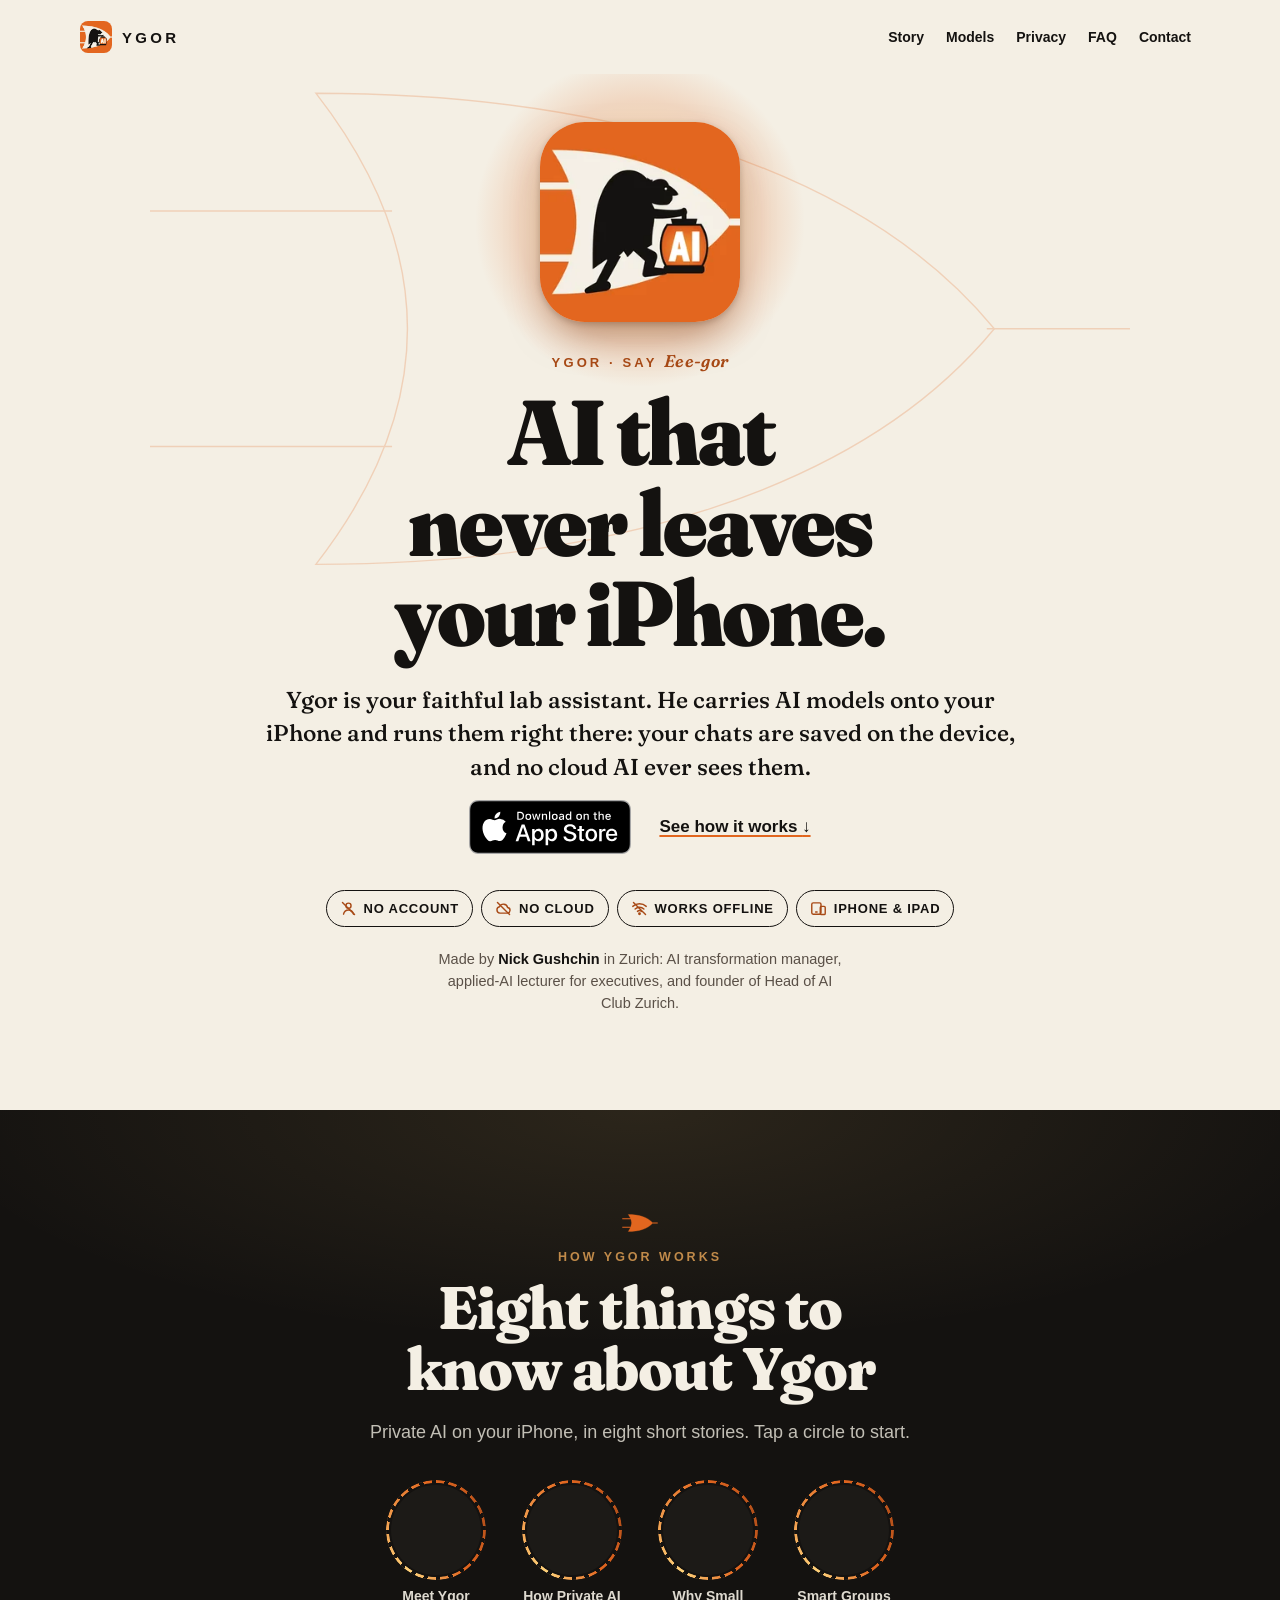
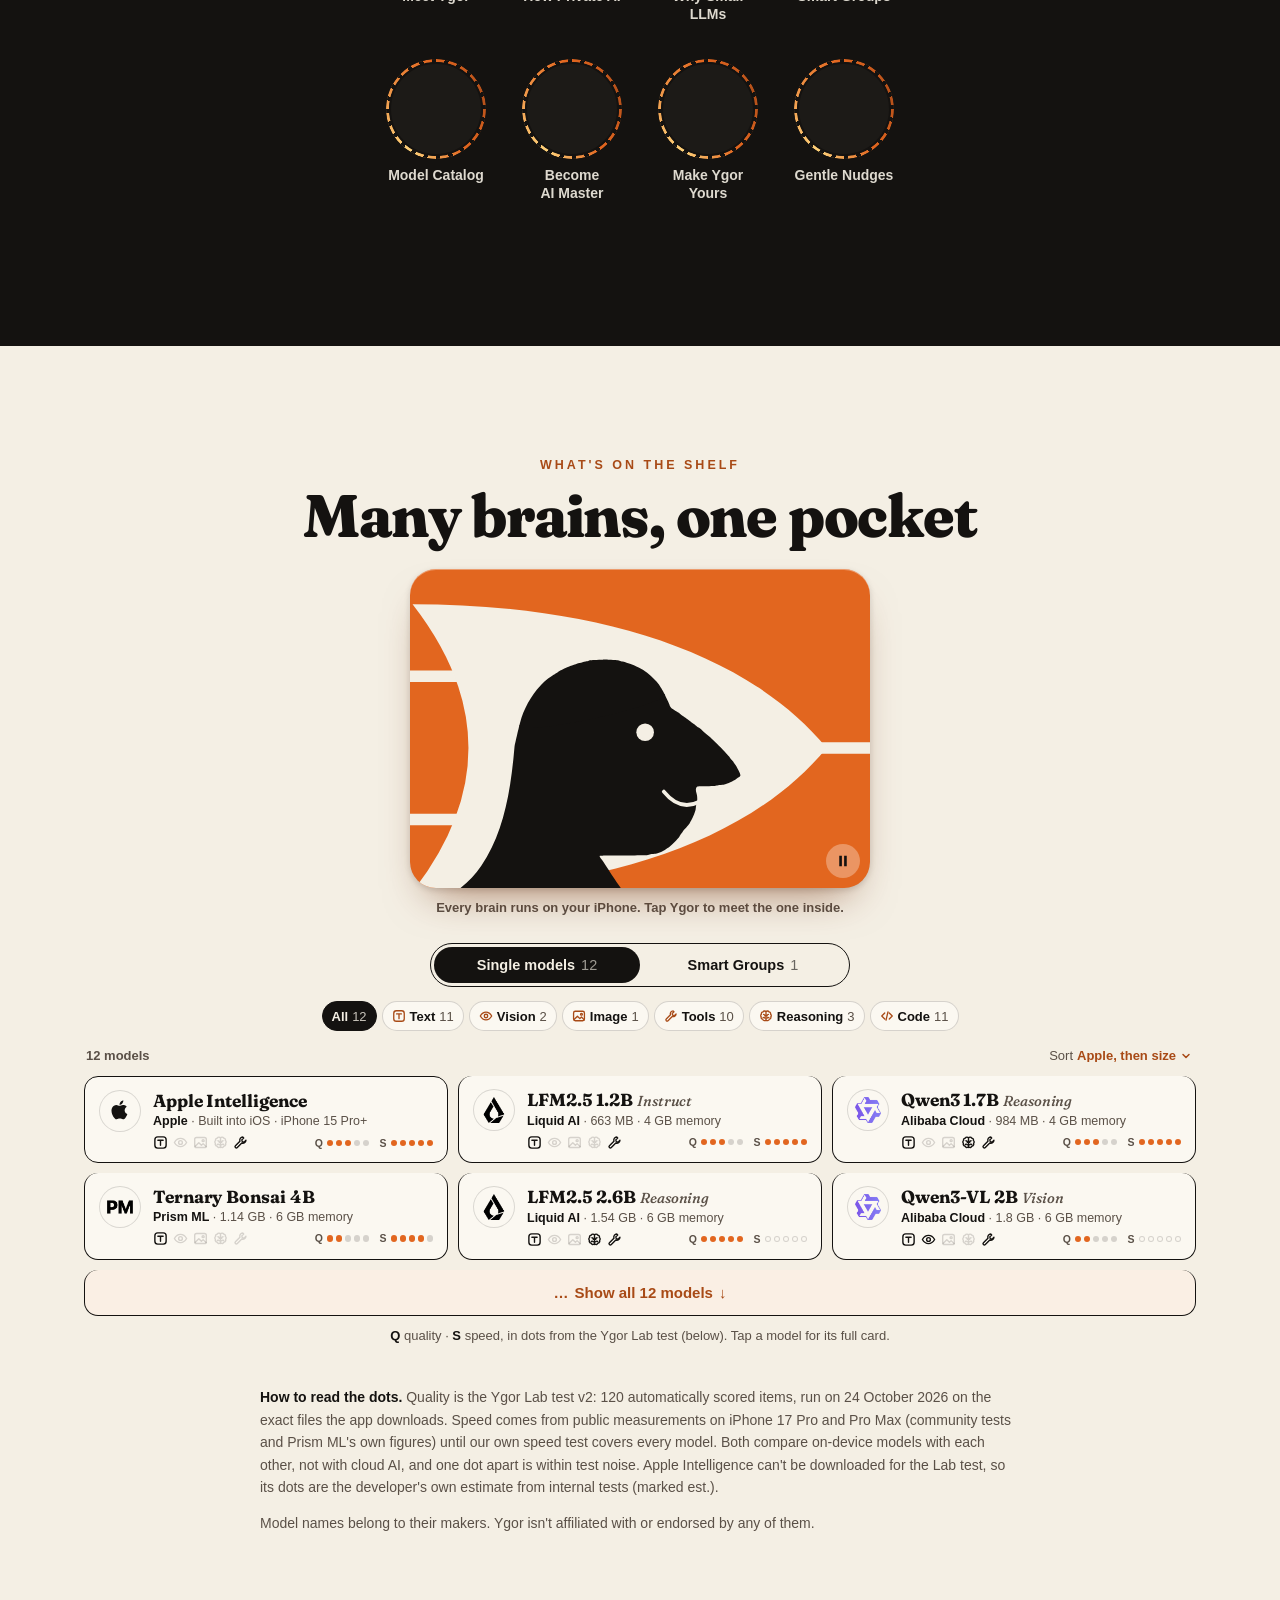
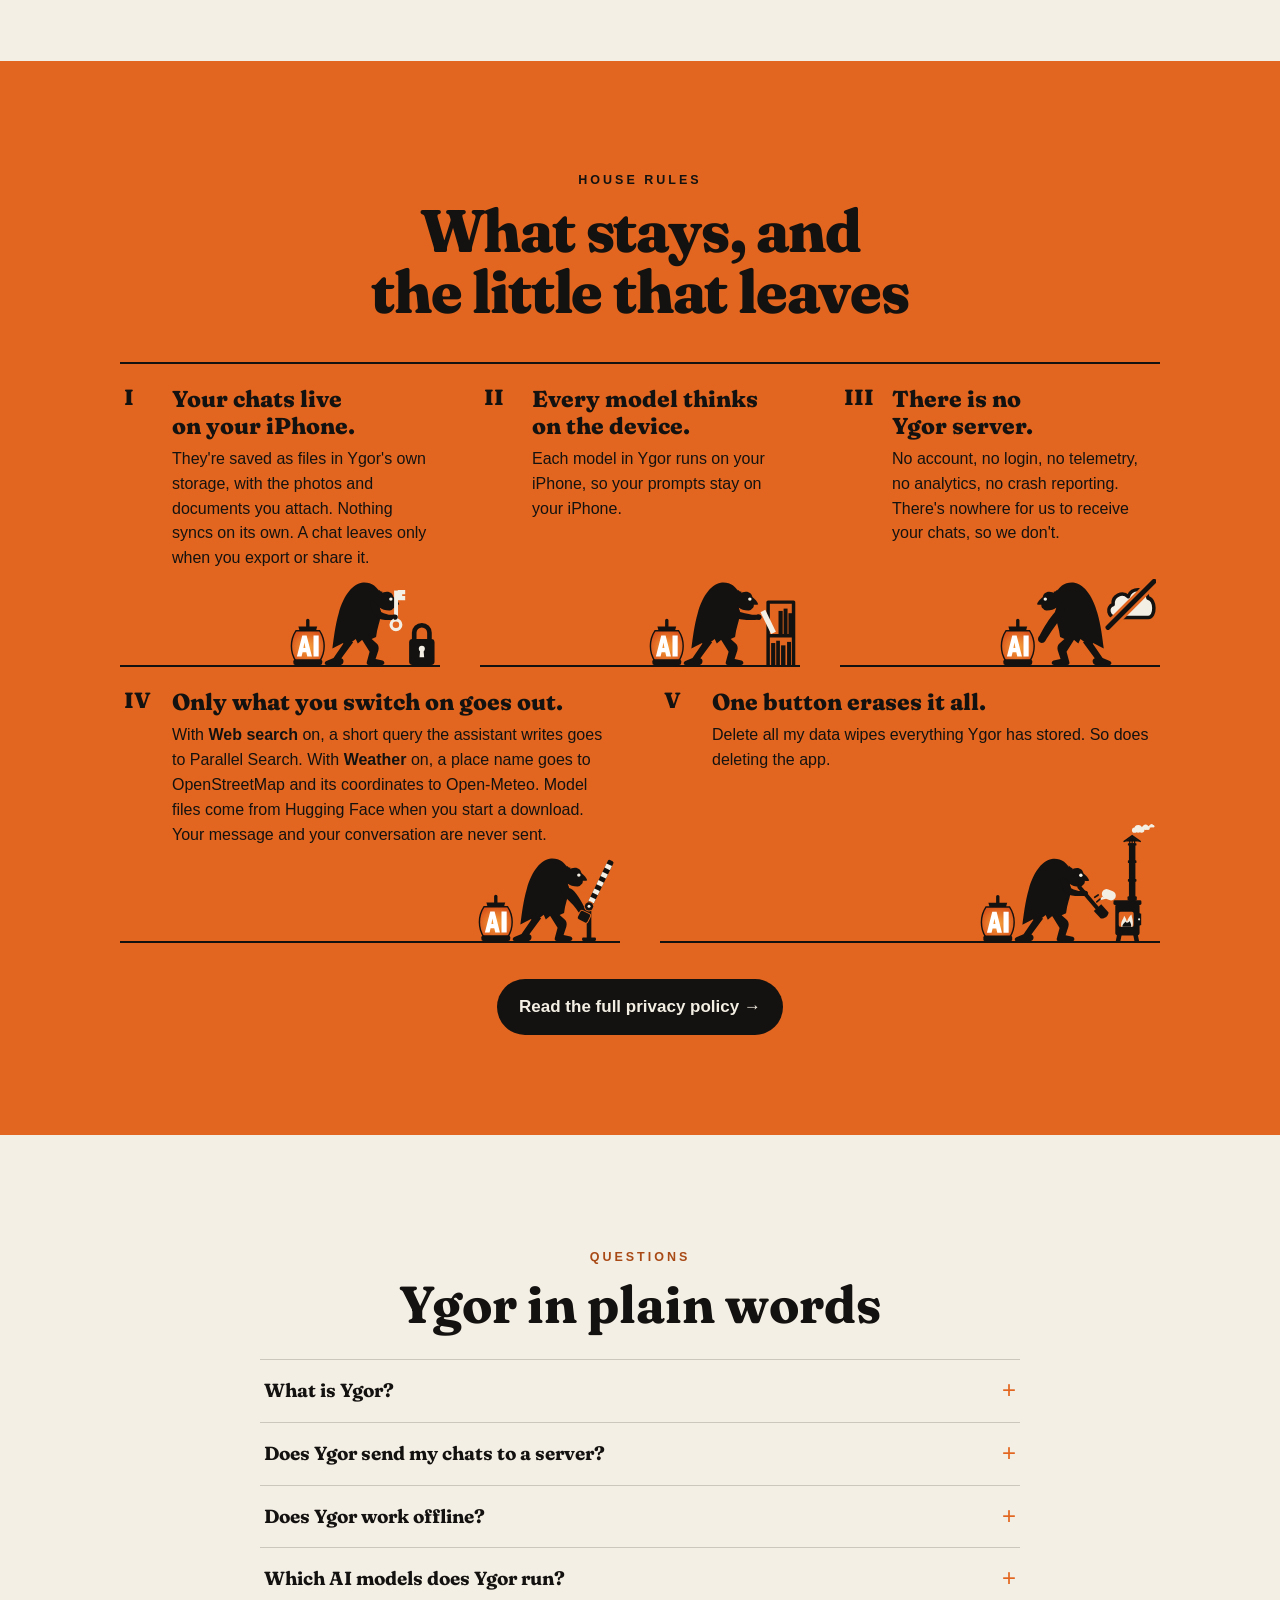
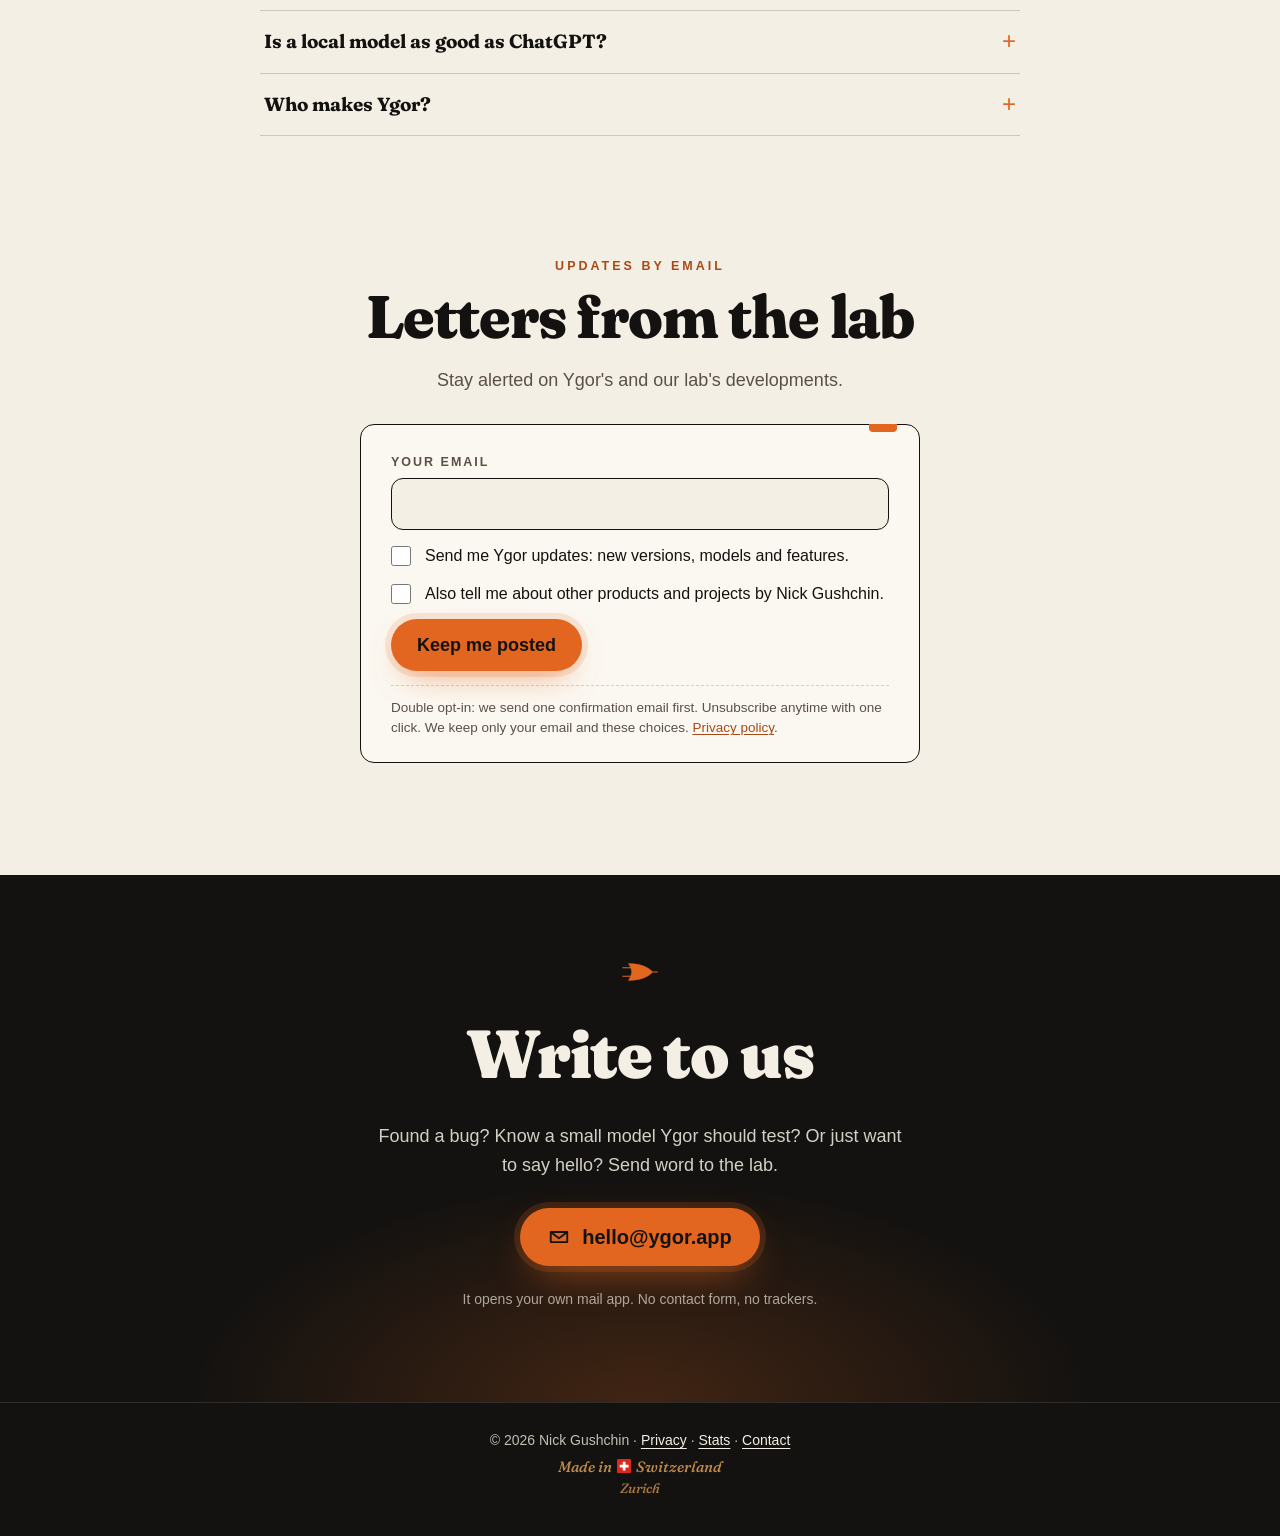
<file: index.html>
<!doctype html>
<html lang="en">
<head>
<meta charset="utf-8">
<meta name="viewport" content="width=device-width, initial-scale=1">
<title>Ygor · Private AI that lives on your iPhone</title>
<meta name="description" content="Ygor is a private AI assistant for iPhone. Open AI models run on the phone itself, chats are saved on the device, and nothing goes to a cloud.">
<meta http-equiv="Content-Security-Policy" content="default-src 'self'; script-src 'self' https://challenges.cloudflare.com; frame-src https://challenges.cloudflare.com; connect-src https://ygor-site.jai-twin.workers.dev; object-src 'none'; base-uri 'none'; form-action 'none'">
<meta name="referrer" content="no-referrer">
<meta name="color-scheme" content="light dark">
<meta name="theme-color" content="#F4EFE4" media="(prefers-color-scheme: light)">
<meta name="theme-color" content="#100E0C" media="(prefers-color-scheme: dark)">
<link rel="canonical" href="https://ygor.app/">
<link rel="icon" type="image/png" href="assets/favicon.png">
<link rel="apple-touch-icon" href="assets/apple-touch-icon.png">
<meta property="og:type" content="website">
<meta property="og:title" content="Ygor · Private AI that lives on your iPhone">
<meta property="og:description" content="Your faithful lab assistant carries the lantern of AI onto your iPhone. On-device models, chats saved on the device, no cloud.">
<meta property="og:url" content="https://ygor.app/">
<meta property="og:image" content="https://ygor.app/assets/img/ygor-icon-512.png">
<meta name="twitter:card" content="summary">
<meta name="twitter:title" content="Ygor · Private AI that lives on your iPhone">
<meta name="twitter:description" content="On-device AI models, chats saved on your iPhone, no cloud, no account.">
<meta property="og:site_name" content="Ygor">
<meta property="og:locale" content="en_US">
<meta name="robots" content="index, follow, max-image-preview:large">
<link rel="alternate" type="text/plain" href="https://ygor.app/llms.txt" title="LLM summary">
<link rel="sitemap" type="application/xml" href="https://ygor.app/sitemap.xml">
<script type="application/ld+json">{"@context": "https://schema.org", "@type": "MobileApplication", "name": "Ygor", "alternateName": ["Ygor AI", "Krugozore AI"], "url": "https://ygor.app/", "image": "https://ygor.app/assets/img/ygor-icon-512.png", "operatingSystem": "iOS 26.5 or later, iPadOS", "applicationCategory": "ProductivityApplication", "description": "Private AI assistant for iPhone. Open AI models run on the device, chats are stored on the device, no cloud and no account.", "featureList": ["On-device AI chat", "Works offline after model download", "No account, no Ygor server", "Vision models that read photos on the device", "On-device image generation", "Optional web search with sources"], "author": {"@type": "Person", "name": "Nick Gushchin"}, "publisher": {"@type": "Organization", "name": "Ygor", "url": "https://ygor.app/", "email": "hello@ygor.app", "logo": "https://ygor.app/assets/img/ygor-icon-512.png", "address": {"@type": "PostalAddress", "addressLocality": "Zurich", "addressCountry": "CH"}}, "privacyPolicy": "https://ygor.app/privacy/", "mentions": [{"@type": "SoftwareApplication", "name": "Apple Intelligence (on-device)"}, {"@type": "SoftwareApplication", "name": "Qwen3 4B"}, {"@type": "SoftwareApplication", "name": "Qwen3 1.7B"}, {"@type": "SoftwareApplication", "name": "Qwen3-VL 4B"}, {"@type": "SoftwareApplication", "name": "Qwen3-VL 2B"}, {"@type": "SoftwareApplication", "name": "LFM2.5 2.6B"}, {"@type": "SoftwareApplication", "name": "LFM2.5 1.2B"}, {"@type": "SoftwareApplication", "name": "Gemma 4 E2B"}, {"@type": "SoftwareApplication", "name": "Granite 4.1 3B"}, {"@type": "SoftwareApplication", "name": "Ternary Bonsai 8B"}, {"@type": "SoftwareApplication", "name": "Ternary Bonsai 4B"}, {"@type": "SoftwareApplication", "name": "Bonsai Image 4B"}]}</script>
<script type="application/ld+json">{"@context": "https://schema.org", "@type": "FAQPage", "mainEntity": [{"@type": "Question", "name": "What is Ygor?", "acceptedAnswer": {"@type": "Answer", "text": "Ygor is a private AI assistant app for iPhone and iPad. It runs open AI language models directly on the device, so conversations are processed and stored on your iPhone instead of in a cloud."}}, {"@type": "Question", "name": "Does Ygor send my chats to a server?", "acceptedAnswer": {"@type": "Answer", "text": "No. Ygor has no server and no account. Chats, files and photos you attach are saved in the app's storage on your iPhone. Only what you explicitly switch on leaves the device, for example a web search you start."}}, {"@type": "Question", "name": "Does Ygor work offline?", "acceptedAnswer": {"@type": "Answer", "text": "Yes. Once a model is downloaded, chatting works without an internet connection. You need the internet only to download models and for optional features such as web search."}}, {"@type": "Question", "name": "Which AI models does Ygor run?", "acceptedAnswer": {"@type": "Answer", "text": "Apple's on-device model (Apple Intelligence) plus downloadable open models: Qwen3 4B and 1.7B, Qwen3-VL 4B and 2B (they can see photos), LFM2.5 2.6B and 1.2B by Liquid AI, Gemma 4 E2B by Google, Granite 4.1 3B by IBM, Ternary Bonsai 8B and 4B by Prism ML, and Bonsai Image 4B for making pictures on the device."}}, {"@type": "Question", "name": "Is a local model as good as ChatGPT?", "acceptedAnswer": {"@type": "Answer", "text": "Not for everything. Small on-device models are a little slower and know less than the largest cloud models. In exchange nothing leaves your phone. Ygor shows quality and speed ratings for every model so you can pick the right one."}}, {"@type": "Question", "name": "Who makes Ygor?", "acceptedAnswer": {"@type": "Answer", "text": "Ygor is built in Zurich, Switzerland, by Nick Gushchin, an AI transformation manager, applied-AI lecturer for executives and founder of Head of AI Club Zurich. Write to hello@ygor.app."}}]}</script>
<link rel="preload" href="assets/fonts/Fraunces.woff2" as="font" type="font/woff2" crossorigin>
<link rel="stylesheet" href="style.css?v=202611042106">
<script src="assets/js/site.js" defer></script>
<script src="assets/js/subscribe.js" defer></script>
<script src="assets/js/stories.js?v=202611042106" defer></script>
<script src="assets/js/models.js?v=202611042106" defer></script>
</head>
<body class="home">
<a class="skip" href="#main">Skip to content</a>

<header class="bar">
  <a class="mark" href="./" aria-label="Ygor home">
    <img src="assets/img/ygor-icon-240.webp" alt="" width="32" height="32">
    <span>YGOR</span>
  </a>
  <nav aria-label="Main">
    <a href="#story">Story</a>
    <a href="#models">Models</a>
    <a href="#privacy">Privacy</a>
    <a href="#faq">FAQ</a>
    <a href="#contact">Contact</a>
  </nav>
</header>

<main id="main">

<!-- Hero -->
<section class="hero" aria-labelledby="hero-title">
  <svg class="hero-gate" viewBox="-16 17 130 66" preserveAspectRatio="xMidYMid meet" aria-hidden="true" focusable="false"><path d="M6 18.75C43.8 18.75 78 28.13 96 50C78 71.87 43.8 81.25 6 81.25Q30.3 50 6 18.75Z"/><path d="M-16 34.38H16.11M-16 65.62H16.11M95 50H114"/></svg>
  <div class="hero-inner">
    <div class="icon-wrap">
      <img class="app-icon" src="assets/img/ygor-icon-480.webp" srcset="assets/img/ygor-icon-240.webp 240w, assets/img/ygor-icon-480.webp 480w" sizes="(min-width: 700px) 200px, 156px" width="200" height="200" alt="The Ygor app icon: a hunched lab assistant in silhouette carries a glowing lantern marked AI through a cream OR-gate on Ygor Orange." fetchpriority="high">
    </div>
    <p class="kicker">Ygor <span aria-hidden="true">·</span> say <em>Eee-gor</em></p>
    <h1 id="hero-title">AI that never leaves your&nbsp;iPhone.</h1>
    <p class="deck">Ygor is your faithful lab assistant. He carries AI models onto your iPhone and runs them right there: your chats are saved on the device, and no cloud AI ever sees them.</p>
    <div class="cta">
      <a class="store-badge-official" href="https://apps.apple.com/app/id6812893198">
        <img src="assets/img/app-store-badge-black.svg" width="162" height="54" alt="Download on the App Store">
      </a>
      <a class="text-link" href="#story">See how it works <span aria-hidden="true">↓</span></a>
    </div>
    <ul class="facts" aria-label="At a glance">
      <li><svg class="fi" viewBox="0 0 24 24" aria-hidden="true" focusable="false"><circle cx="12" cy="8" r="3.6"/><path d="M5 20c.8-3.8 3.6-5.8 7-5.8s6.2 2 7 5.8"/><path d="M3.5 3.5l17 17"/></svg>No account</li>
      <li><svg class="fi" viewBox="0 0 24 24" aria-hidden="true" focusable="false"><path d="M7 18.5h10.2a4 4 0 0 0 .6-7.95A6 6 0 0 0 6.4 9.6 4.5 4.5 0 0 0 7 18.5z"/><path d="M3.5 3.5l17 17"/></svg>No cloud</li>
      <li><svg class="fi" viewBox="0 0 24 24" aria-hidden="true" focusable="false"><path d="M2.5 9a14 14 0 0 1 19 0M5.8 12.6a9.2 9.2 0 0 1 12.4 0M9.1 16.1a4.4 4.4 0 0 1 5.8 0"/><circle cx="12" cy="19.4" r="1" fill="currentColor"/><path d="M3.5 3.5l17 17"/></svg>Works offline</li>
      <li><svg class="fi" viewBox="0 0 24 24" aria-hidden="true" focusable="false"><rect x="2.5" y="4" width="13" height="16" rx="2"/><rect x="14.5" y="9" width="7" height="11.5" rx="1.6"/><path d="M8 17h2"/></svg>iPhone &amp; iPad</li>
    </ul>
    <p class="founder">Made by <strong>Nick Gushchin</strong> in Zurich: AI transformation manager, applied-AI lecturer for executives, and founder of Head of AI Club Zurich.</p>
  </div>
</section>

<!-- Story -->
<section class="story" id="story" aria-labelledby="story-title">
  <div class="story-head">
    <svg class="fleuron" viewBox="-16 17 130 66" width="52" height="26" aria-hidden="true" focusable="false" fill="currentColor" stroke="currentColor"><path d="M6 18.75C43.8 18.75 78 28.13 96 50C78 71.87 43.8 81.25 6 81.25Q30.3 50 6 18.75Z"/><path d="M-16 34.38H16.11M-16 65.62H16.11M95 50H114" fill="none" stroke-width="4"/></svg>
    <p class="eyebrow">How Ygor works</p>
    <h2 id="story-title">Eight things to know about&nbsp;Ygor</h2>
    <p class="lede">Private AI on your iPhone, in eight short stories. Tap a circle to start.</p>
  </div>

  <ol class="reels">
    <li class="reel sepia" data-label="Meet Ygor" data-caption="Private AI that lives on your iPhone.">
      <figure class="reel-art">
        <img src="assets/img/scene-01-480.webp" srcset="assets/img/scene-01-480.webp 480w, assets/img/scene-01-720.webp 720w" sizes="(min-width: 900px) 360px, 80vw" width="720" height="960" loading="lazy" decoding="async" alt="Ygor raises his lantern in greeting on a night platform at the Ygor station.">
      </figure>
      <div class="reel-text">
        <p class="reel-no">01</p>
        <blockquote class="intertitle">
          <p class="line">I'm Ygor (say Eee-gor), your AI assistant.</p>
          <p class="sub">I live on your iPhone. No account, no cloud, nobody reading along.</p>
        </blockquote>
        <p class="means">Ygor is the assistant who lives inside the app. You can give him another name later. He works on your iPhone, not on a server.</p>
      </div>
    </li>

    <li class="reel" data-label="How Private AI" data-caption="Your chats stay on your iPhone.">
      <figure class="reel-art">
        <img src="assets/img/scene-02-480.webp" srcset="assets/img/scene-02-480.webp 480w, assets/img/scene-02-720.webp 720w" sizes="(min-width: 900px) 360px, 80vw" width="720" height="960" loading="lazy" decoding="async" alt="Ygor shoos cloud servers away beside a phone showing documents stored on the iPhone.">
      </figure>
      <div class="reel-text">
        <p class="reel-no">02</p>
        <blockquote class="intertitle">
          <p class="line">I don't trust clouds. Your chats, photos and files stay on your iPhone.</p>
          <p class="sub">No Ygor account, no Ygor server: nobody else reads, sells or trains on them.</p>
        </blockquote>
        <p class="means">Every chat is saved as a file in Ygor's own storage on your iPhone, together with the photos and documents you attach. There's no Ygor account and no Ygor server, so your conversations have nowhere else to go.</p>
      </div>
    </li>

    <li class="reel" data-label="Why Small LLMs" data-caption="Works offline. Fully private.">
      <figure class="reel-art">
        <img src="assets/img/scene-03-480.webp" srcset="assets/img/scene-03-480.webp 480w, assets/img/scene-03-720.webp 720w" sizes="(min-width: 900px) 360px, 80vw" width="720" height="960" loading="lazy" decoding="async" alt="Ygor holds a snail flask beside a phone showing a downloaded local model that can use tools.">
      </figure>
      <div class="reel-text">
        <p class="reel-no">03</p>
        <blockquote class="intertitle">
          <p class="line">A small model: a little slower, not a know-it-all. But yours alone.</p>
          <p class="sub">Only you see what you ask, share and get back. Like any AI, I can make mistakes, so check what matters.</p>
        </blockquote>
        <p class="means">Ygor doesn't rent a giant model in a data centre. He downloads a small open model once and runs it on your phone's own chip, so it even works offline. You see the download size before anything starts, and a reply can take a moment longer.</p>
      </div>
    </li>

    <li class="reel" data-label="Smart Groups" data-caption="The right model for every question, automatically.">
      <figure class="reel-art">
        <img src="assets/img/scene-04-480.webp" srcset="assets/img/scene-04-480.webp 480w, assets/img/scene-04-720.webp 720w" sizes="(min-width: 900px) 360px, 80vw" width="720" height="960" loading="lazy" decoding="async" alt="Ygor patches a cable into a phone showing the Ygor Smart Group.">
      </figure>
      <div class="reel-text">
        <p class="reel-no">04</p>
        <blockquote class="intertitle">
          <p class="line">No need to know which model is best.</p>
          <p class="sub">A Smart Group sends each question to the right one: photos, deep thinking or a quick reply.</p>
        </blockquote>
        <p class="means">Different models are good at different things. A Smart Group decides, on your iPhone, which of your models answers each message, so you never have to switch by hand.</p>
      </div>
    </li>

    <li class="reel" data-label="Model Catalog" data-caption="A whole shelf of AI models. Pick yours.">
      <figure class="reel-art">
        <img src="assets/img/scene-05-480.webp" srcset="assets/img/scene-05-480.webp 480w, assets/img/scene-05-720.webp 720w" sizes="(min-width: 900px) 360px, 80vw" width="720" height="960" loading="lazy" decoding="async" alt="Ygor holds a catalogue card beside a phone showing the model filters.">
      </figure>
      <div class="reel-text">
        <p class="reel-no">05</p>
        <blockquote class="intertitle">
          <p class="line">Pick from models by Apple, Google, IBM, Qwen and more. New ones keep arriving.</p>
          <p class="sub">See the size before you download. Delete any time to free up space.</p>
        </blockquote>
        <p class="means">Browse open models from Qwen, Liquid AI, IBM, Google and Prism ML. Filter by what they can do (text, vision, tools, reasoning) and download only the ones you want. Delete any of them when you need the space back.</p>
      </div>
    </li>

    <li class="reel" data-label="Become AI Master" data-caption="Learn AI by playing.">
      <figure class="reel-art">
        <img src="assets/img/scene-06-480.webp" srcset="assets/img/scene-06-480.webp 480w, assets/img/scene-06-720.webp 720w" sizes="(min-width: 900px) 360px, 80vw" width="720" height="960" loading="lazy" decoding="async" alt="Ygor holds a medal beside a phone showing his progress in My Flex.">
      </figure>
      <div class="reel-text">
        <p class="reel-no">06</p>
        <blockquote class="intertitle">
          <p class="line">Try everything I can do, and become an AI master.</p>
          <p class="sub">Every feature you try earns a badge. Learn AI step by step, at your own pace.</p>
        </blockquote>
        <p class="means">My Flex turns learning AI into a game. Every feature you try moves you up, from Lab Apprentice to Master of Ygor, until you know what local AI can do. Your progress is kept on your iPhone and goes nowhere else.</p>
      </div>
    </li>

    <li class="reel" data-label="Make Ygor Yours" data-caption="Your assistant. Your name, your colour.">
      <figure class="reel-art">
        <img src="assets/img/scene-07-480.webp" srcset="assets/img/scene-07-480.webp 480w, assets/img/scene-07-720.webp 720w" sizes="(min-width: 900px) 360px, 80vw" width="720" height="960" loading="lazy" decoding="async" alt="Ygor holds a dripping brush beside a phone showing the assistant name and colour swatches.">
      </figure>
      <div class="reel-text">
        <p class="reel-no">07</p>
        <blockquote class="intertitle">
          <p class="line">Give me a name. Pick my colour.</p>
          <p class="sub">Ygor is only my default name.</p>
        </blockquote>
        <p class="means">Call your assistant whatever you like and choose the app's accent colour. Ygor Orange is only the default.</p>
      </div>
    </li>

    <li class="reel" data-label="Gentle Nudges" data-caption="Helpful nudges. Never pushy, never tracked.">
      <figure class="reel-art">
        <img src="assets/img/scene-08-480.webp" srcset="assets/img/scene-08-480.webp 480w, assets/img/scene-08-720.webp 720w" sizes="(min-width: 900px) 360px, 80vw" width="720" height="960" loading="lazy" decoding="async" alt="Ygor rings a bell beside a phone showing the notification toggles.">
      </figure>
      <div class="reel-text">
        <p class="reel-no">08</p>
        <blockquote class="intertitle">
          <p class="line">Want a nudge when I have something for you?</p>
          <p class="sub">Recaps and reminders are planned on your iPhone, with no push server. One tap turns them off.</p>
        </blockquote>
        <p class="means">Reminders, weekly and monthly recaps and streak nudges are all optional. They're worked out and scheduled on your iPhone, with no push server. Switch any of them off with one tap.</p>
      </div>
    </li>
  </ol>
</section>

<!-- Models -->
<section class="models" id="models" aria-labelledby="models-title">
  <div class="section-head">
    <p class="eyebrow">What's on the shelf</p>
    <h2 id="models-title">Many brains, one&nbsp;pocket</h2>
    <p class="lede">Every model below runs on your iPhone. Apple's comes with iOS. The others you download once from Hugging Face, with the size shown before anything starts, and delete whenever you like.</p>
  </div>

  <h3 class="shelf-label"><span>Built in</span></h3>
  <div class="specimens">
    <article class="spec" data-model="apple-intelligence" data-brand="apple" data-turn="2" data-line="Built into your iPhone. No download.">
      <p class="maker">Made by Apple <span>Cupertino, California</span></p>
      <h4>Apple Intelligence</h4>
      <p class="fact">Already on your iPhone: quick everyday answers, with nothing to download.</p>
      <ul class="tags"><li>Text</li><li>No download</li><li>Uses tools</li></ul>
      <dl class="rating">
        <div><dt>Quality</dt><dd><span class="dots d3" aria-hidden="true"><i></i><i></i><i></i><i></i><i></i></span>Medium <small>est.</small></dd></div>
        <div><dt>Speed</dt><dd><span class="dots d5" aria-hidden="true"><i></i><i></i><i></i><i></i><i></i></span>Fast <small>est.</small></dd></div>
      </dl>
      <p class="needs">Needs iPhone 15 Pro or newer, with Apple Intelligence turned on. Dots: the developer's own estimate.</p>
    </article>
  </div>

  <h3 class="shelf-label"><span>Text &amp; reasoning</span></h3>
  <div class="specimens">
    <article class="spec" data-model="qwen3-4b" data-brand="qwen" data-turn="1" data-line="I think before I answer.">
      <p class="maker">Made by Alibaba Cloud <span>Qwen Team, Hangzhou</span></p>
      <h4>Qwen3 4B <span>Reasoning</span></h4>
      <p class="fact">The deep thinker: works through tricky questions step by step before it answers.</p>
      <ul class="tags"><li>Text</li><li>Thinks first</li><li>Uses tools</li></ul>
      <dl class="rating">
        <div><dt>Quality</dt><dd><span class="dots d5" aria-hidden="true"><i></i><i></i><i></i><i></i><i></i></span>High</dd></div>
        <div><dt>Speed</dt><dd><span class="dots d3" aria-hidden="true"><i></i><i></i><i></i><i></i><i></i></span>Medium</dd></div>
      </dl>
      <p class="needs"><b>2.28 GB</b> · 8 GB memory (iPhone 15 Pro or newer) · Apache 2.0</p>
    </article>

    <article class="spec" data-model="lfm2.5-2.6b" data-brand="liquid" data-turn="6" data-line="I think it through. Long texts, too.">
      <p class="maker">Made by Liquid AI <span>Cambridge, Massachusetts</span></p>
      <h4>LFM2.5 2.6B <span>Reasoning</span></h4>
      <p class="fact">Thinks before it answers and keeps long documents in mind.</p>
      <ul class="tags"><li>Text</li><li>Thinks first</li><li>Uses tools</li></ul>
      <dl class="rating">
        <div><dt>Quality</dt><dd><span class="dots d5" aria-hidden="true"><i></i><i></i><i></i><i></i><i></i></span>High</dd></div>
        <div><dt>Speed</dt><dd class="nr">Not rated yet</dd></div>
      </dl>
      <p class="needs"><b>1.54 GB</b> · 6 GB memory (iPhone 14 / 13 Pro or newer) · LFM Open License v1.0</p>
    </article>

    <article class="spec" data-model="gemma-4-e2b" data-brand="google" data-turn="7" data-line="Google's small Gemma. Quick with words.">
      <p class="maker">Made by Google DeepMind <span>London</span></p>
      <h4>Gemma 4 E2B</h4>
      <p class="fact">Google's compact all-rounder for everyday writing and questions.</p>
      <ul class="tags"><li>Text</li><li>Uses tools</li></ul>
      <dl class="rating">
        <div><dt>Quality</dt><dd><span class="dots d4" aria-hidden="true"><i></i><i></i><i></i><i></i><i></i></span>High</dd></div>
        <div><dt>Speed</dt><dd><span class="dots d4" aria-hidden="true"><i></i><i></i><i></i><i></i><i></i></span>Fast</dd></div>
      </dl>
      <p class="needs"><b>3.58 GB</b> · 12 GB memory (iPhone 17 Pro or iPhone Air) · Apache 2.0</p>
    </article>

    <article class="spec" data-model="bonsai-8b" data-brand="prism" data-turn="8" data-line="A big brain, packed small.">
      <p class="maker">Made by Prism ML <span>built from Qwen3-8B</span></p>
      <h4>Ternary Bonsai 8B</h4>
      <p class="fact">A big 8B brain packed into 2.3 GB, so more know-how fits on your phone.</p>
      <ul class="tags"><li>Text</li><li>Uses tools</li></ul>
      <dl class="rating">
        <div><dt>Quality</dt><dd><span class="dots d4" aria-hidden="true"><i></i><i></i><i></i><i></i><i></i></span>High</dd></div>
        <div><dt>Speed</dt><dd><span class="dots d3" aria-hidden="true"><i></i><i></i><i></i><i></i><i></i></span>Medium</dd></div>
      </dl>
      <p class="needs"><b>2.32 GB</b> · 8 GB memory (iPhone 15 Pro or newer) · Apache 2.0</p>
    </article>

    <article class="spec" data-model="qwen3-1.7b" data-brand="qwen" data-turn="9" data-line="119 languages, and quick.">
      <p class="maker">Made by Alibaba Cloud <span>Qwen Team, Hangzhou</span></p>
      <h4>Qwen3 1.7B <span>Reasoning</span></h4>
      <p class="fact">Small, quick and fluent in 119 languages. Fits older iPhones too.</p>
      <ul class="tags"><li>Text</li><li>Thinks first</li><li>Uses tools</li></ul>
      <dl class="rating">
        <div><dt>Quality</dt><dd><span class="dots d3" aria-hidden="true"><i></i><i></i><i></i><i></i><i></i></span>Medium</dd></div>
        <div><dt>Speed</dt><dd><span class="dots d5" aria-hidden="true"><i></i><i></i><i></i><i></i><i></i></span>Fast</dd></div>
      </dl>
      <p class="needs"><b>984 MB</b> · 4 GB memory (iPhone 11 or newer, except iPhone SE 2nd generation) · Apache 2.0</p>
    </article>

    <article class="spec" data-model="granite-4.1-3b" data-brand="ibm" data-turn="4" data-line="Weather? Web? Hallo, bonjour? On it.">
      <p class="maker">Made by IBM <span>Granite Team, Armonk, New York</span></p>
      <h4>Granite 4.1 3B</h4>
      <p class="fact">IBM's dependable helper for weather and web lookups, in 12 languages.</p>
      <ul class="tags"><li>Text</li><li>Uses tools</li></ul>
      <dl class="rating">
        <div><dt>Quality</dt><dd><span class="dots d3" aria-hidden="true"><i></i><i></i><i></i><i></i><i></i></span>Medium</dd></div>
        <div><dt>Speed</dt><dd class="nr">Not rated yet</dd></div>
      </dl>
      <p class="needs"><b>2.13 GB</b> · 8 GB memory (iPhone 15 Pro or newer) · Apache 2.0</p>
    </article>

    <article class="spec" data-model="lfm2.5-1.2b" data-brand="liquid" data-turn="10" data-line="Only 663 MB, and still quick.">
      <p class="maker">Made by Liquid AI <span>Cambridge, Massachusetts</span></p>
      <h4>LFM2.5 1.2B <span>Instruct</span></h4>
      <p class="fact">The lightweight: only 663 MB and fast, for quick answers.</p>
      <ul class="tags"><li>Text</li><li>Uses tools</li></ul>
      <dl class="rating">
        <div><dt>Quality</dt><dd><span class="dots d3" aria-hidden="true"><i></i><i></i><i></i><i></i><i></i></span>Medium</dd></div>
        <div><dt>Speed</dt><dd><span class="dots d5" aria-hidden="true"><i></i><i></i><i></i><i></i><i></i></span>Fast</dd></div>
      </dl>
      <p class="needs"><b>663 MB</b> · 4 GB memory (iPhone 11 or newer, except iPhone SE 2nd generation) · LFM Open License v1.0</p>
    </article>

    <article class="spec" data-model="bonsai-4b" data-brand="prism" data-turn="11" data-line="Smart answers in about 1 GB.">
      <p class="maker">Made by Prism ML <span>built from Qwen3-4B</span></p>
      <h4>Ternary Bonsai 4B</h4>
      <p class="fact">Qwen3 4B's know-how squeezed into about 1 GB, for iPhones with less space.</p>
      <ul class="tags"><li>Text</li></ul>
      <dl class="rating">
        <div><dt>Quality</dt><dd><span class="dots d2" aria-hidden="true"><i></i><i></i><i></i><i></i><i></i></span>Low</dd></div>
        <div><dt>Speed</dt><dd><span class="dots d4" aria-hidden="true"><i></i><i></i><i></i><i></i><i></i></span>Fast</dd></div>
      </dl>
      <p class="needs"><b>1.14 GB</b> · 6 GB memory (iPhone 14 / 13 Pro or newer) · Apache 2.0</p>
    </article>
  </div>

  <h3 class="shelf-label"><span>Vision</span></h3>
  <div class="specimens">
    <article class="spec" data-model="qwen3-vl-4b" data-brand="qwen" data-turn="3" data-line="Show me a photo. I'll say what's in it.">
      <p class="maker">Made by Alibaba Cloud <span>Qwen Team, Hangzhou</span></p>
      <h4>Qwen3-VL 4B <span>Vision</span></h4>
      <p class="fact">Your second pair of eyes: describes photos and reads the text in them, in 32 languages.</p>
      <ul class="tags"><li>Text</li><li>Sees images</li><li>Uses tools</li></ul>
      <dl class="rating">
        <div><dt>Quality</dt><dd><span class="dots d4" aria-hidden="true"><i></i><i></i><i></i><i></i><i></i></span>High</dd></div>
        <div><dt>Speed</dt><dd class="nr">Not rated yet</dd></div>
      </dl>
      <p class="needs"><b>3.11 GB</b> · 8 GB memory (iPhone 15 Pro or newer) · Apache 2.0</p>
    </article>

    <article class="spec" data-model="qwen3-vl-2b" data-brand="qwen" data-turn="12" data-line="I see photos too, on more iPhones.">
      <p class="maker">Made by Alibaba Cloud <span>Qwen Team, Hangzhou</span></p>
      <h4>Qwen3-VL 2B <span>Vision</span></h4>
      <p class="fact">Photo understanding in a smaller size, for more iPhones.</p>
      <ul class="tags"><li>Text</li><li>Sees images</li><li>Uses tools</li></ul>
      <dl class="rating">
        <div><dt>Quality</dt><dd><span class="dots d2" aria-hidden="true"><i></i><i></i><i></i><i></i><i></i></span>Low</dd></div>
        <div><dt>Speed</dt><dd class="nr">Not rated yet</dd></div>
      </dl>
      <p class="needs"><b>1.8 GB</b> · 6 GB memory (iPhone 14 / 13 Pro or newer) · Apache 2.0</p>
    </article>
  </div>

  <h3 class="shelf-label"><span>Pictures</span></h3>
  <div class="specimens">
    <article class="spec spec-image" data-model="bonsai-image-4b" data-brand="prism" data-turn="5" data-line="Describe a picture. I'll paint it.">
      <p class="maker">Made by Prism ML <span>from Black Forest Labs' FLUX.2 klein 4B</span></p>
      <h4>Bonsai Image 4B</h4>
      <p class="fact">Type an idea, get a picture, painted right on your phone.</p>
      <ul class="tags"><li>Makes pictures</li></ul>
      <dl class="rating">
        <div><dt>Time</dt><dd>About 9 s per 512 px picture <small>(Prism ML's figure, iPhone 17 Pro Max)</small></dd></div>
      </dl>
      <p class="needs"><b>3.87 GB</b> · 8 GB memory (iPhone 15 Pro or newer) · Apache 2.0</p>
    </article>
  </div>

  <h3 class="shelf-label"><span>Smart Groups</span></h3>
  <div class="group" id="smart-group">
    <div class="group-head">
      <p class="maker">A Smart Group <span>An example you could set up</span></p>
      <h4>Everyday helper</h4>
      <p class="fact">Four models in one chat. Each message goes to the model whose route fits it best, and you never switch by hand.</p>
    </div>
    <ol class="routes">
      <li data-model="apple-intelligence" data-say="Same email, warmer words. Here you go.">
        <p class="ask">“Make this email sound friendlier.”</p>
        <p class="route"><b>Everyday</b> <span>The default route: questions, writing, anything else</span></p>
        <p class="to">Apple Intelligence</p>
      </li>
      <li data-model="qwen3-4b" data-say="Let me think: price, data, then the fine print.">
        <p class="ask">“Compare these two phone contracts step by step.”</p>
        <p class="route"><b>Think it through</b> <span>Maths, logic, plans, compare step by step</span></p>
        <p class="to">Qwen3 4B</p>
      </li>
      <li data-model="qwen3-vl-4b" data-say="Show me the photo. I'll read the sign.">
        <p class="ask">“What does the sign in this photo say?”</p>
        <p class="route"><b>Photos</b> <span>Photo, picture, screenshot, text in an image</span></p>
        <p class="to">Qwen3-VL 4B</p>
      </li>
      <li data-model="granite-4.1-3b" data-swap="lfm2.5-1.2b" data-say="I'll check the forecast for Zurich.">
        <p class="ask">“Will it rain in Zurich tomorrow?”</p>
        <p class="route"><b>Weather &amp; web</b> <span>Weather, rain, forecast, look something up</span></p>
        <p class="to">Granite 4.1 3B</p>
      </li>
    </ol>
    <ul class="group-notes">
      <li>One chat, four specialists. Ygor reads each new message right on your iPhone and sends it down the route whose words fit. No extra model, nothing sent.</li>
      <li>Nothing fits? The default route answers. Want a certain model? Just say “use Granite”.</li>
      <li class="group-edit"><b>Make it yours:</b> change the routes, swap the models, add your own. Ygor's own Smart Group is ready to start from.</li>
    </ul>
  </div>

  <div class="footnote">
    <p><b>How to read the dots.</b> Quality is the Ygor Lab test v2: 120 automatically scored items, run on 24 October 2026 on the exact files the app downloads. Speed comes from public measurements on iPhone 17 Pro and Pro Max (community tests and Prism ML's own figures) until our own speed test covers every model. Both compare on-device models with each other, not with cloud AI, and one dot apart is within test noise. Apple Intelligence can't be downloaded for the Lab test, so its dots are the developer's own estimate from internal tests (marked est.).</p>
    <p>Model names belong to their makers. Ygor isn't affiliated with or endorsed by any of them.</p>
  </div>
</section>

<!-- Privacy -->
<section class="privacy" id="privacy" aria-labelledby="privacy-title">
  <!-- Ygor for the house-rules pictures: the full figure from the app icon (design/1.1-16/source/r2/figure.py) with his props -->
  <svg class="ra-sprite" aria-hidden="true" focusable="false"><defs><radialGradient id="ra-lamp-g" cx="0.5" cy="0.55" r="0.6"><stop class="ra-lamp-g0" offset="0"/><stop class="ra-lamp-g1" offset="1"/></radialGradient><g id="ra-y"><path class="ra-ink" d="M66.6,36.6 C67.8,41.0 67.4,46.4 65.6,51.6 C64.6,55.0 63.8,58.6 63.4,62.2 L57.6,64.8 L55.6,61.2 L47.6,67.8 L45.8,63.8 L36.2,71.2 L34.8,67.4 L25.6,72.2 C26.8,63.0 28.0,52.4 31.2,41.2 C34.4,29.0 41.6,16.8 51.0,15.2 C58.6,14.2 64.6,18.4 66.8,24.4 C67.6,27.6 66.6,32.4 66.6,36.6 Z M66.0,30.0 C65.6,25.8 68.8,23.0 72.8,23.0 C76.0,23.0 78.0,25.0 78.4,27.6 C80.6,29.4 83.0,32.0 83.4,33.8 C82.4,34.6 80.8,34.4 79.6,34.2 C79.8,35.6 79.2,37.0 78.2,37.6 C77.4,38.8 76.2,39.4 74.8,39.2 C71.4,39.0 68.4,38.4 66.4,36.6 Z M66.0,28.0 L61.8,26.2 L64.6,25.4 L61.6,22.6 L66.0,24.2 L65.6,21.0 L68.6,23.6 C68.0,25.0 67.0,26.6 66.0,28.0 Z M61.6,21.6 L69.0,23.0 L67.6,31.0 L62.6,30.0 Z M37.6,64.4 L43.6,66.8 L33.4,80.6 C35.2,81.2 35.6,83.0 35.0,84.4 C34.6,85.6 33.2,86.4 31.6,86.4 L20.6,86.4 C18.6,86.4 18.4,83.8 20.4,83.0 L26.6,80.4 Z M50.6,63.4 L56.0,60.6 L64.2,68.0 C65.6,69.4 66.0,71.6 65.4,73.8 L63.0,81.2 L69.0,82.6 C71.2,83.2 71.2,86.4 68.6,86.4 L57.2,86.4 C55.6,86.4 55.0,85.2 55.4,83.8 L57.8,74.9 Z"/><circle class="ra-eye" cx="76.2" cy="29.4" r="1.5"/></g></defs></svg>
  <div class="section-head">
    <p class="eyebrow">House rules</p>
    <h2 id="privacy-title">What stays, and the little that&nbsp;leaves</h2>
  </div>
  <ol class="rules">
    <li>
      <svg class="rule-art" viewBox="-11.06 12 126.06 74.4" width="126.06" height="74.4" aria-hidden="true" focusable="false"><g><use href='#ra-y'/><path class='ra-ink' d='M58.6,30.0 C63.0,31.4 66.4,35.4 67.8,40.6 C71.6,42.8 75.8,43.4 79.0,42.8 C81.0,42.4 82.4,43.6 82.2,45.2 C82.0,46.8 80.4,47.6 78.8,47.2 C73.6,47.6 67.6,47.6 63.4,45.2 C60.6,41.8 58.2,36.6 58.6,30.0 Z'/></g><circle class='ra-cream-ring' cx='80.6' cy='51.6' r='4.2'/><rect class='ra-cream' x='79' y='22' width='3.4' height='26'/><path class='ra-cream' d='M82.2,21.6 H88.6 V25.2 H86 V26.8 H88.6 V30.4 H82.2 Z'/><path class='ra-ink' d='M78.8,42.8 C81.0,42.4 82.4,43.6 82.2,45.2 C82.0,46.8 80.4,47.6 78.8,47.2 Z'/><path class='ra-shackle' d='M96.4,66 V58.6 A6.6,6.6 0 0 1 109.6,58.6 V66'/><rect class='ra-ink' x='92' y='64' width='22' height='22.400000000000006' rx='3'/><circle class='ra-cream' cx='103.0' cy='72.4' r='2.6'/><path class='ra-cream' d='M101.6,73 H104.4 L105.0,79.6 H101.0 Z'/><g class='ra-lamp'><g transform='translate(4.330,48.700) scale(1.4500)'><path d='M0,-0.6 L0,3.2' class='ra-lamp-ring'/><path d='M-5.6,3 L5.6,3 L4.8,6 L-4.8,6 Z' class='ra-ink'/><path d='M-6.8,6 C-10.2,11 -10.2,18.4 -6.8,23.4 L6.8,23.4 C10.2,18.4 10.2,11 6.8,6 Z' class='ra-lamp-glass'/><path class='ra-lamp-lit' d='M-6.8,6 C-10.2,11 -10.2,18.4 -6.8,23.4 L6.8,23.4 C10.2,18.4 10.2,11 6.8,6 Z'/><path class='ra-lamp-ai' fill-rule='evenodd' d='M-6.5,21.0 L-3.3,8.4 L-0.7000000000000002,8.4 L2.5,21.0 L-0.2999999999999998,21.0 L-0.9000000000000004,18.4 L-3.1,18.4 L-3.7,21.0 Z M-2.6,15.8 L-1.4000000000000004,15.8 L-2.0,12.6 Z M3.4,8.4 L6.5,8.4 L6.5,21.0 L3.4,21.0 Z'/><rect x='-8.6' y='22.6' width='17.2' height='3.4' rx='1.2' class='ra-ink'/></g></g></svg>
      <h3>Your chats live on your iPhone.</h3>
      <p>They're saved as files in Ygor's own storage, with the photos and documents you attach. Nothing syncs on its own. A chat leaves only when you export or share it.</p>
    </li>
    <li>
      <svg class="rule-art" viewBox="-11.06 12 127.06 74.4" width="127.06" height="74.4" aria-hidden="true" focusable="false"><g><use href='#ra-y'/><path class='ra-ink' d='M58.6,30.0 C63.0,31.4 66.4,35.4 67.8,40.6 C75.6,42.8 79.8,43.4 83.0,42.8 C85.0,42.4 86.4,43.6 86.2,45.2 C86.0,46.8 84.4,47.6 82.8,47.2 C77.6,47.6 67.6,47.6 63.4,45.2 C60.6,41.8 58.2,36.6 58.6,30.0 Z'/></g><path class='ra-frame' d='M92,86.4 V32 H114 V86.4'/><rect class='ra-ink' x='92' y='59.6' width='22' height='3'/><rect class='ra-ink' x='101' y='39.6' width='3.6' height='20'/><rect class='ra-ink' x='105.4' y='37.6' width='3.4' height='22'/><rect class='ra-ink' x='109.6' y='41.6' width='3.2' height='18'/><rect class='ra-ink' x='94.6' y='67.4' width='3.6' height='19'/><rect class='ra-ink' x='99' y='65.4' width='3.2' height='21'/><rect class='ra-ink' x='103.2' y='69.4' width='3.8' height='17'/><rect class='ra-ink' x='108.4' y='66.4' width='3.4' height='20'/><g transform='translate(94.6,59.6) rotate(-26)'><rect class='ra-cream' x='0' y='-21' width='4.6' height='21'/></g><path class='ra-ink' d='M82.8,42.8 C85.0,42.4 86.4,43.6 86.2,45.2 C86.0,46.8 84.4,47.6 82.8,47.2 Z'/><g class='ra-lamp'><g transform='translate(4.330,48.700) scale(1.4500)'><path d='M0,-0.6 L0,3.2' class='ra-lamp-ring'/><path d='M-5.6,3 L5.6,3 L4.8,6 L-4.8,6 Z' class='ra-ink'/><path d='M-6.8,6 C-10.2,11 -10.2,18.4 -6.8,23.4 L6.8,23.4 C10.2,18.4 10.2,11 6.8,6 Z' class='ra-lamp-glass'/><path class='ra-lamp-lit' d='M-6.8,6 C-10.2,11 -10.2,18.4 -6.8,23.4 L6.8,23.4 C10.2,18.4 10.2,11 6.8,6 Z'/><path class='ra-lamp-ai' fill-rule='evenodd' d='M-6.5,21.0 L-3.3,8.4 L-0.7000000000000002,8.4 L2.5,21.0 L-0.2999999999999998,21.0 L-0.9000000000000004,18.4 L-3.1,18.4 L-3.7,21.0 Z M-2.6,15.8 L-1.4000000000000004,15.8 L-2.0,12.6 Z M3.4,8.4 L6.5,8.4 L6.5,21.0 L3.4,21.0 Z'/><rect x='-8.6' y='22.6' width='17.2' height='3.4' rx='1.2' class='ra-ink'/></g></g></svg>
      <h3>Every model thinks on the device.</h3>
      <p>Each model in Ygor runs on your iPhone, so your prompts stay on your iPhone.</p>
    </li>
    <li>
      <svg class="rule-art" viewBox="-17.38 12 135.38 74.4" width="135.38" height="74.4" aria-hidden="true" focusable="false"><path class='ra-cloud' transform='translate(96,32) scale(1.02) translate(-76.8,-53)' d='M64,66 C57.4,66 55.6,57.2 61.6,55 C60.8,47.4 69.4,43.6 74.4,48.4 C76.8,40.2 89.8,40.4 91.2,49.6 C97.6,50 98,66 91.4,66 Z'/><path class='ra-strike-gap' d='M76,54 L116,14'/><path class='ra-strike' d='M76,54 L116,14'/><g transform='translate(98,0) scale(-1,1)'><use href='#ra-y'/><path class='ra-ink' d='M58.6,30.0 C63.0,31.4 66.4,35.4 67.8,40.6 C72.6,46.0 77.6,54.0 81.2,61.2 C82.8,62.8 83.0,65.6 81.0,66.8 C79.2,67.8 77.2,67.2 76.2,65.6 C72.6,59.6 67.0,51.4 63.4,47.0 C60.6,42.8 58.2,36.6 58.6,30.0 Z'/></g><g class='ra-lamp'><g transform='translate(-1.990,48.700) scale(1.4500)'><path d='M0,-0.6 L0,3.2' class='ra-lamp-ring'/><path d='M-5.6,3 L5.6,3 L4.8,6 L-4.8,6 Z' class='ra-ink'/><path d='M-6.8,6 C-10.2,11 -10.2,18.4 -6.8,23.4 L6.8,23.4 C10.2,18.4 10.2,11 6.8,6 Z' class='ra-lamp-glass'/><path class='ra-lamp-lit' d='M-6.8,6 C-10.2,11 -10.2,18.4 -6.8,23.4 L6.8,23.4 C10.2,18.4 10.2,11 6.8,6 Z'/><path class='ra-lamp-ai' fill-rule='evenodd' d='M-6.5,21.0 L-3.3,8.4 L-0.7000000000000002,8.4 L2.5,21.0 L-0.2999999999999998,21.0 L-0.9000000000000004,18.4 L-3.1,18.4 L-3.7,21.0 Z M-2.6,15.8 L-1.4000000000000004,15.8 L-2.0,12.6 Z M3.4,8.4 L6.5,8.4 L6.5,21.0 L3.4,21.0 Z'/><rect x='-8.6' y='22.6' width='17.2' height='3.4' rx='1.2' class='ra-ink'/></g></g></svg>
      <h3>There is no Ygor server.</h3>
      <p>No account, no login, no telemetry, no analytics, no crash reporting. There's nowhere for us to receive your chats, so we don't.</p>
    </li>
    <li>
      <svg class="rule-art" viewBox="-11.06 12 119.06 74.4" width="119.06" height="74.4" aria-hidden="true" focusable="false"><rect class='ra-ink' x='83' y='56.4' width='4' height='30.000000000000007'/><rect class='ra-ink' x='79' y='83.4' width='12' height='3' rx='1'/><g transform='translate(85,56.4) rotate(-64)'><rect class='ra-ink' x='-9' y='-2.6' width='53' height='5.2' rx='1.4'/><rect class='ra-cream' x='4.0' y='-2.6' width='4' height='5.2'/><rect class='ra-cream' x='12.0' y='-2.6' width='4' height='5.2'/><rect class='ra-cream' x='20.0' y='-2.6' width='4' height='5.2'/><rect class='ra-cream' x='28.0' y='-2.6' width='4' height='5.2'/><rect class='ra-cream' x='36.0' y='-2.6' width='4' height='5.2'/></g><g><use href='#ra-y'/><path class='ra-ink' d='M58.6,30.0 C63.0,31.4 66.4,35.4 67.8,40.6 C72.0,41.4 77.0,49.4 80.6,56.6 C82.2,58.2 82.4,61.0 80.4,62.2 C78.6,63.2 76.6,62.6 75.6,61.0 C72.0,55.0 67.0,51.4 63.4,47.0 C60.6,42.8 58.2,36.6 58.6,30.0 Z'/></g><rect class='ra-ink ra-cut' transform='translate(85,56.4) rotate(-64)' x='-14' y='-4.6' width='8' height='9.2' rx='1.6'/><circle class='ra-ink ra-cut' cx='85' cy='56.4' r='3.6'/><circle class='ra-cream' cx='85' cy='56.4' r='1.3'/><g class='ra-lamp'><g transform='translate(4.330,48.700) scale(1.4500)'><path d='M0,-0.6 L0,3.2' class='ra-lamp-ring'/><path d='M-5.6,3 L5.6,3 L4.8,6 L-4.8,6 Z' class='ra-ink'/><path d='M-6.8,6 C-10.2,11 -10.2,18.4 -6.8,23.4 L6.8,23.4 C10.2,18.4 10.2,11 6.8,6 Z' class='ra-lamp-glass'/><path class='ra-lamp-lit' d='M-6.8,6 C-10.2,11 -10.2,18.4 -6.8,23.4 L6.8,23.4 C10.2,18.4 10.2,11 6.8,6 Z'/><path class='ra-lamp-ai' fill-rule='evenodd' d='M-6.5,21.0 L-3.3,8.4 L-0.7000000000000002,8.4 L2.5,21.0 L-0.2999999999999998,21.0 L-0.9000000000000004,18.4 L-3.1,18.4 L-3.7,21.0 Z M-2.6,15.8 L-1.4000000000000004,15.8 L-2.0,12.6 Z M3.4,8.4 L6.5,8.4 L6.5,21.0 L3.4,21.0 Z'/><rect x='-8.6' y='22.6' width='17.2' height='3.4' rx='1.2' class='ra-ink'/></g></g></svg>
      <h3>Only what you switch on goes out.</h3>
      <p>With <b>Web search</b> on, a short query the assistant writes goes to Parallel Search. With <b>Weather</b> on, a place name goes to OpenStreetMap and its coordinates to Open-Meteo. Model files come from Hugging Face when you start a download. Your message and your conversation are never sent.</p>
    </li>
    <li>
      <svg class="rule-art ra-tall" viewBox="-11.06 -15 152.06 101.4" width="152.06" height="101.4" aria-hidden="true" focusable="false"><rect class='ra-ink' x='106' y='54' width='21' height='27.400000000000006' rx='2.4'/><rect class='ra-ink' x='104.4' y='51' width='24.2' height='4' rx='1.2'/><rect class='ra-ink' x='117.8' y='1.6' width='5.6' height='52.4'/><rect class='ra-ink' x='116.6' y='47.6' width='8.0' height='3.6' rx='0.8'/><rect class='ra-ink' x='116.89999999999999' y='32.6' width='7.3999999999999995' height='2.4' rx='0.6'/><rect class='ra-ink' x='116.89999999999999' y='16.4' width='7.3999999999999995' height='2.4' rx='0.6'/><rect class='ra-ink' x='116.89999999999999' y='1.6' width='7.3999999999999995' height='2' rx='0.5'/><path class='ra-ink' d='M113.0,-0.19999999999999996 L120.6,-5.800000000000001 L128.2,-0.19999999999999996 C128.4,0.8 127.6,1.0 126.8,0.40000000000000013 L120.6,-3.6 L114.39999999999999,0.40000000000000013 C113.6,1.0 112.8,0.8 113.0,-0.19999999999999996 Z'/><path class='ra-ink' d='M114.19999999999999,0.20000000000000018 L120.6,-3.9999999999999996 L127.0,0.20000000000000018 Z'/><path class='ra-ink' d='M107.6,80.4 L106.4,86.4 H110.4 L111.6,80.4 Z M125.4,80.4 L126.6,86.4 H122.6 L121.4,80.4 Z'/><path class='ra-leg' d='M118.5,1.8 V-0.7999999999999998 M120.6,1.8 V-2.4 M122.69999999999999,1.8 V-0.7999999999999998'/><circle class='ra-cream' cx='125.80' cy='-10.80' r='3.30'/><circle class='ra-cream' cx='122.66' cy='-9.65' r='2.24'/><circle class='ra-cream' cx='128.77' cy='-9.81' r='2.38'/><circle class='ra-cream' cx='132.20' cy='-12.20' r='2.30'/><circle class='ra-cream' cx='130.01' cy='-11.40' r='1.56'/><circle class='ra-cream' cx='134.27' cy='-11.51' r='1.66'/><circle class='ra-cream' cx='137.40' cy='-13.40' r='1.50'/><circle class='ra-cream' cx='135.97' cy='-12.88' r='1.02'/><circle class='ra-cream' cx='138.75' cy='-12.95' r='1.08'/><rect class='ra-glow' x='109' y='61' width='13' height='13' rx='1.6'/><path class='ra-cream' d='M111.2,74 C110.4,69 113.2,67.6 113.6,64.4 C115.6,66.6 115.4,68.8 116.2,69.4 C117,66.4 118.4,64.6 120,63.2 C120.4,66.4 122,69 120.8,74 Z'/><path class='ra-ink' d='M112.2,74 C112,71.6 114,71 114.6,69.4 C115.8,71 117.4,70.6 118.4,69 C119.2,71 120.2,72.2 119.6,74 Z'/><path class='ra-ink' d='M122,60.4 L128.4,62.6 V72.4 L122,74.6 Z'/><circle class='ra-cream' cx='126.6' cy='67.5' r='0.9'/><g><use href='#ra-y'/><path class='ra-ink' d='M58.6,30.0 C63.0,31.4 66.4,35.4 67.8,40.6 C71.6,42.8 75.8,43.4 79.0,42.8 C81.0,42.4 82.4,43.6 82.2,45.2 C82.0,46.8 80.4,47.6 78.8,47.2 C73.6,47.6 67.6,47.6 63.4,45.2 C60.6,41.8 58.2,36.6 58.6,30.0 Z'/></g><path class='ra-handle' d='M74.8,39.4 L91.2,58.8'/><path class='ra-ink' d='M87.4,60.2 L93.8,54.4 L100.2,61.6 C99.8,65.4 96,67.4 93.2,66.6 Z'/><path class='ra-ink' d='M78.8,42.8 C81.0,42.4 82.4,43.6 82.2,45.2 C82.0,46.8 80.4,47.6 78.8,47.2 Z'/><g transform='translate(100.4,46.2) rotate(22)'><rect class='ra-cream' x='-6.2' y='-4.1' width='12.4' height='8.2' rx='4.1'/><path class='ra-cream' d='M-4.69,3.70 L-6.17,7.79 L-0.27,3.70 Z'/></g><path class='ra-speed' d='M90.0,52.400000000000006 L92.80000000000001,50.0 M88.2,48.400000000000006 L91.2,46.400000000000006'/><g class='ra-lamp'><g transform='translate(4.330,48.700) scale(1.4500)'><path d='M0,-0.6 L0,3.2' class='ra-lamp-ring'/><path d='M-5.6,3 L5.6,3 L4.8,6 L-4.8,6 Z' class='ra-ink'/><path d='M-6.8,6 C-10.2,11 -10.2,18.4 -6.8,23.4 L6.8,23.4 C10.2,18.4 10.2,11 6.8,6 Z' class='ra-lamp-glass'/><path class='ra-lamp-lit' d='M-6.8,6 C-10.2,11 -10.2,18.4 -6.8,23.4 L6.8,23.4 C10.2,18.4 10.2,11 6.8,6 Z'/><path class='ra-lamp-ai' fill-rule='evenodd' d='M-6.5,21.0 L-3.3,8.4 L-0.7000000000000002,8.4 L2.5,21.0 L-0.2999999999999998,21.0 L-0.9000000000000004,18.4 L-3.1,18.4 L-3.7,21.0 Z M-2.6,15.8 L-1.4000000000000004,15.8 L-2.0,12.6 Z M3.4,8.4 L6.5,8.4 L6.5,21.0 L3.4,21.0 Z'/><rect x='-8.6' y='22.6' width='17.2' height='3.4' rx='1.2' class='ra-ink'/></g></g></svg>
      <h3>One button erases it all.</h3>
      <p>Delete all my data wipes everything Ygor has stored. So does deleting the app.</p>
    </li>
  </ol>
  <p class="policy-link"><a href="privacy/">Read the full privacy policy <span aria-hidden="true">→</span></a></p>
</section>

<!-- Contact -->
<section class="faq" id="faq" aria-labelledby="faq-title">
  <div class="faq-inner">
    <p class="eyebrow">Questions</p>
    <h2 id="faq-title">Ygor in plain words</h2>
    <details class="qa"><summary>What is Ygor?</summary><p>Ygor is a private AI assistant app for iPhone and iPad. It runs open AI language models directly on the device, so conversations are processed and stored on your iPhone instead of in a cloud.</p></details>
    <details class="qa"><summary>Does Ygor send my chats to a server?</summary><p>No. Ygor has no server and no account. Chats, files and photos you attach are saved in the app's storage on your iPhone. Only what you explicitly switch on leaves the device, for example a web search you start.</p></details>
    <details class="qa"><summary>Does Ygor work offline?</summary><p>Yes. Once a model is downloaded, chatting works without an internet connection. You need the internet only to download models and for optional features such as web search.</p></details>
    <details class="qa"><summary>Which AI models does Ygor run?</summary><p>Apple's on-device model (Apple Intelligence) plus downloadable open models: Qwen3 4B and 1.7B, Qwen3-VL 4B and 2B (they can see photos), LFM2.5 2.6B and 1.2B by Liquid AI, Gemma 4 E2B by Google, Granite 4.1 3B by IBM, Ternary Bonsai 8B and 4B by Prism ML, and Bonsai Image 4B for making pictures on the device.</p></details>
    <details class="qa"><summary>Is a local model as good as ChatGPT?</summary><p>Not for everything. Small on-device models are a little slower and know less than the largest cloud models. In exchange nothing leaves your phone. Ygor shows quality and speed ratings for every model so you can pick the right one.</p></details>
    <details class="qa"><summary>Who makes Ygor?</summary><p>Ygor is built in Zurich, Switzerland, by Nick Gushchin, an AI transformation manager, applied-AI lecturer for executives and founder of Head of AI Club Zurich. Write to hello@ygor.app.</p></details>
  </div>
</section>

<!-- Updates -->
<section class="updates" id="updates" aria-labelledby="updates-title">
  <div class="section-head">
    <p class="eyebrow">Updates by email</p>
    <h2 id="updates-title">Letters from the&nbsp;lab</h2>
    <p class="lede">Stay alerted on Ygor's and our lab's developments.</p>
  </div>
  <div class="signup-card">
    <p class="signup-fallback" id="signup-fallback">To get updates, write to <a href="mailto:support@ygor.app?subject=Send%20me%20Ygor%20updates">support@ygor.app</a> with the subject “Send me Ygor updates”. We'll add you by hand and confirm by email.</p>
    <form class="signup" id="signup" hidden novalidate aria-describedby="signup-fine">
      <label class="signup-label" for="signup-email">Your email</label>
      <input class="signup-input" id="signup-email" name="email" type="email" autocomplete="email" inputmode="email" autocapitalize="off" spellcheck="false" maxlength="254" required aria-describedby="signup-status">
      <div class="check">
        <input type="checkbox" id="signup-ygor" name="consent_ygor" required aria-describedby="signup-status">
        <label for="signup-ygor">Send me Ygor updates: new versions, models and features.</label>
      </div>
      <div class="check">
        <input type="checkbox" id="signup-other" name="consent_other">
        <label for="signup-other">Also tell me about other products and projects by Nick Gushchin.</label>
      </div>
      <div class="signup-turnstile" id="signup-turnstile"></div>
      <button class="signup-btn" type="submit">Keep me posted</button>
      <p class="signup-status" id="signup-status" role="status" aria-live="polite"></p>
      <p class="signup-fine" id="signup-fine">Double opt-in: we send one confirmation email first. Unsubscribe anytime with one click. We keep only your email and these choices. <a href="privacy/#updates">Privacy policy</a>.</p>
    </form>
    <div class="signup-done" id="signup-done" tabindex="-1" hidden>
      <h3>Check your inbox.</h3>
      <p>If the address is new to us, a confirmation email from hello@ygor.app is on its way. Click the link inside within 7 days. Nothing there? Look in spam, or try again in ten minutes.</p>
    </div>
  </div>
</section>

<section class="contact" id="contact" aria-labelledby="contact-title">
  <svg class="fleuron" viewBox="-16 17 130 66" width="52" height="26" aria-hidden="true" focusable="false" fill="currentColor" stroke="currentColor"><path d="M6 18.75C43.8 18.75 78 28.13 96 50C78 71.87 43.8 81.25 6 81.25Q30.3 50 6 18.75Z"/><path d="M-16 34.38H16.11M-16 65.62H16.11M95 50H114" fill="none" stroke-width="4"/></svg>
  <h2 id="contact-title">Write to&nbsp;us</h2>
  <p>Found a bug? Know a small model Ygor should test? Or just want to say hello? Send word to the lab.</p>
  <a class="mail-btn" href="mailto:hello@ygor.app">
    <svg viewBox="0 0 24 24" width="22" height="22" aria-hidden="true" focusable="false"><path d="M3 6.5h18v11H3z M3.6 7l8.4 6.4L20.4 7" fill="none" stroke="currentColor" stroke-width="2" stroke-linejoin="round"/></svg>
    hello@ygor.app
  </a>
  <p class="small">It opens your own mail app. No contact form, no trackers.</p>
</section>

</main>

<footer class="foot">
  <p>© 2026 Nick Gushchin <span aria-hidden="true">·</span> <a href="privacy/">Privacy</a> <span aria-hidden="true">·</span> <a href="stats/">Stats</a> <span aria-hidden="true">·</span> <a href="mailto:hello@ygor.app">Contact</a></p>
  <p class="made">Made in <svg class="ch" viewBox="0 0 32 32" role="img" aria-label="Swiss flag"><rect width="32" height="32" rx="3" fill="#DA291C"/><path d="M13 6h6v7h7v6h-7v7h-6v-7H6v-6h7z" fill="#fff"/></svg> Switzerland<br><span class="city">Zurich</span></p>
</footer>
</body>
</html>
</file>
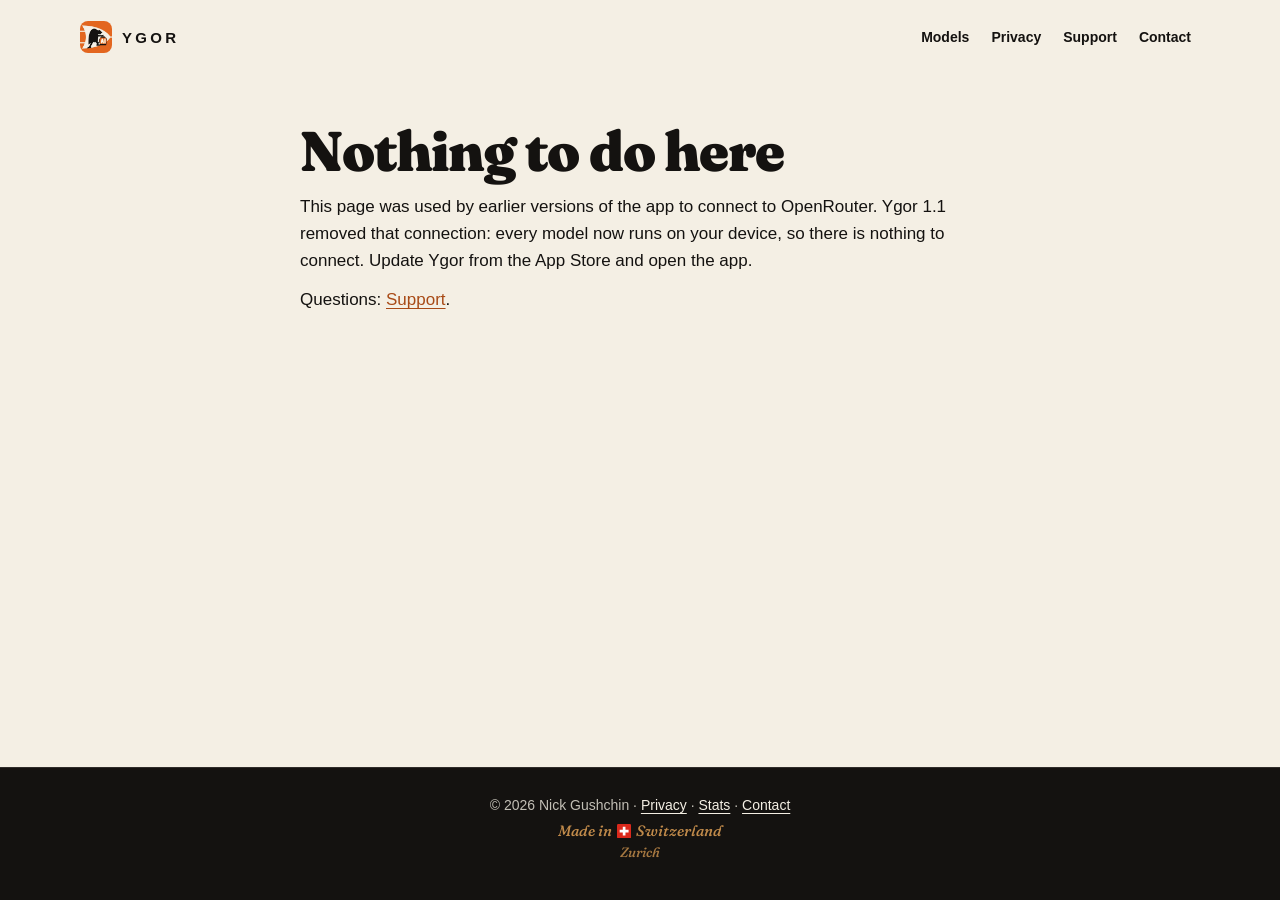
<file: connect/index.html>
<!doctype html>
<html lang="en">
<head>
<meta charset="utf-8">
<meta name="viewport" content="width=device-width, initial-scale=1">
<meta name="robots" content="noindex, nofollow">
<meta name="referrer" content="no-referrer">
<meta http-equiv="Content-Security-Policy" content="default-src 'none'; style-src 'self'; img-src 'self'; font-src 'self'">
<title>OpenRouter connection removed · Ygor</title>
<link rel="icon" type="image/png" href="../assets/favicon.png">
<link rel="stylesheet" href="../style.css?v=202611042106">
</head>
<body>
<a class="skip" href="#main">Skip to content</a>
<header class="bar">
  <a class="mark" href="../" aria-label="Ygor home">
    <img src="../assets/img/ygor-icon-240.webp" alt="" width="32" height="32">
    <span>YGOR</span>
  </a>
  <nav aria-label="Main">
    <a href="../#models">Models</a>
    <a href="../privacy/">Privacy</a>
    <a href="../support/">Support</a>
    <a href="../#contact">Contact</a>
  </nav>
</header>
<main id="main" class="doc">

<h1>Nothing to do here</h1>
<p>This page was used by earlier versions of the app to connect to OpenRouter. Ygor 1.1 removed that connection: every model now runs on your device, so there is nothing to connect. Update Ygor from the App Store and open the app.</p>
<p>Questions: <a href="../support/">Support</a>.</p>

</main>
<footer class="foot">
  <p>© 2026 Nick Gushchin <span aria-hidden="true">·</span> <a href="../privacy/">Privacy</a> <span aria-hidden="true">·</span> <a href="../stats/">Stats</a> <span aria-hidden="true">·</span> <a href="mailto:hello@ygor.app">Contact</a></p>
  <p class="made">Made in <svg class="ch" viewBox="0 0 32 32" role="img" aria-label="Swiss flag"><rect width="32" height="32" rx="3" fill="#DA291C"/><path d="M13 6h6v7h7v6h-7v7h-6v-7H6v-6h7z" fill="#fff"/></svg> Switzerland<br><span class="city">Zurich</span></p>
</footer>
</body>
</html>
</file>
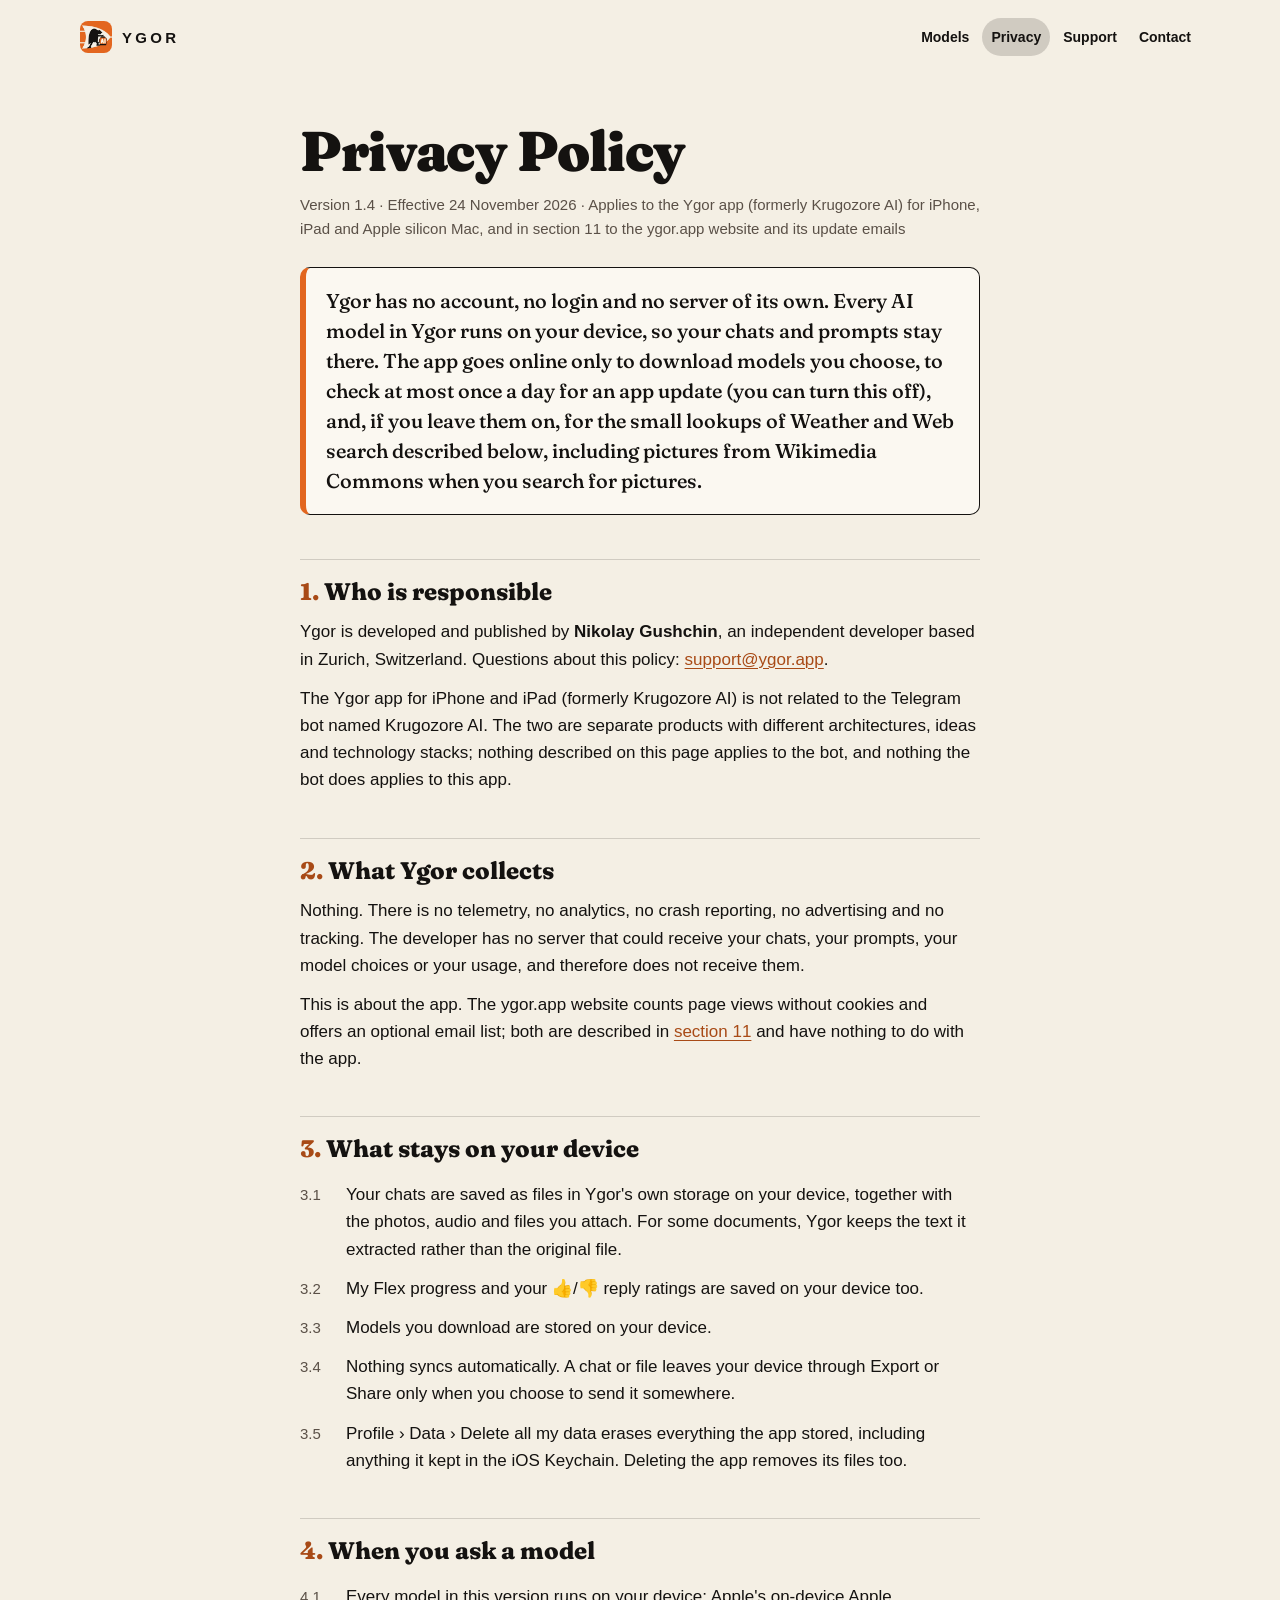
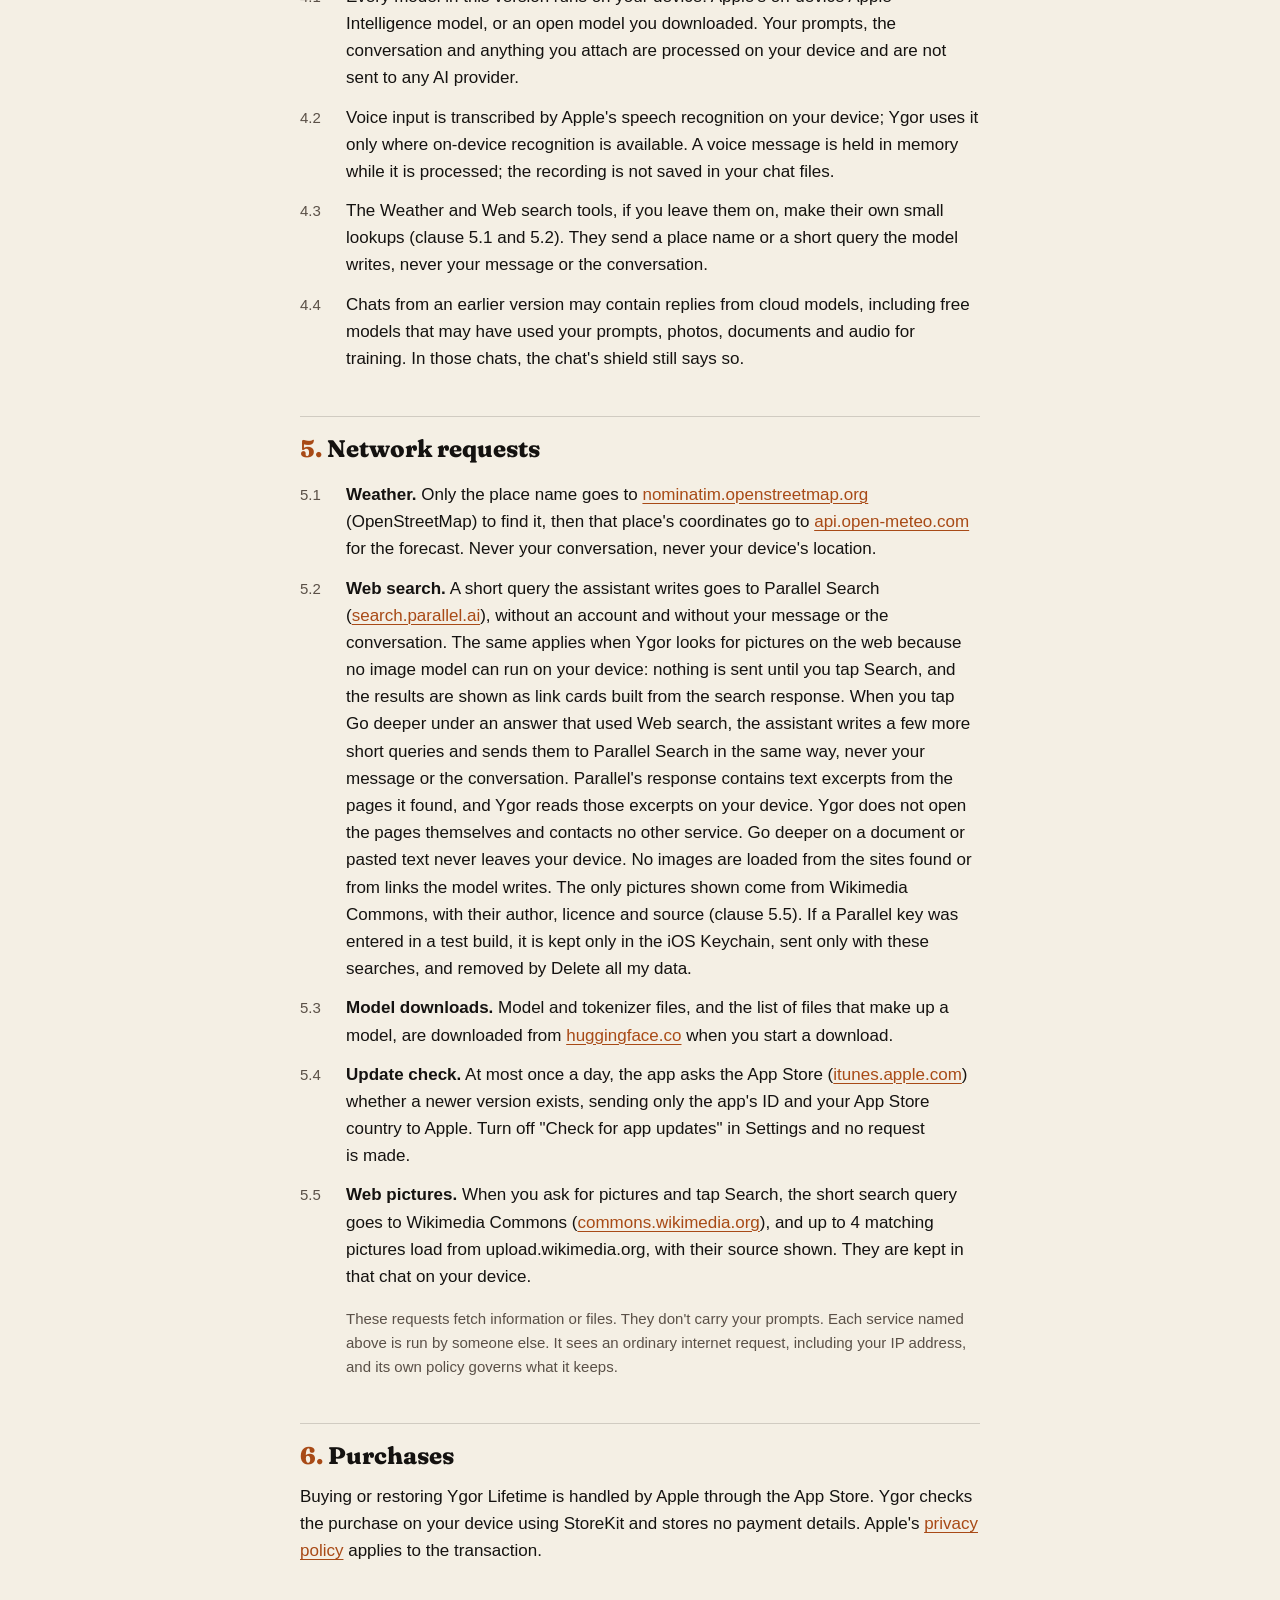
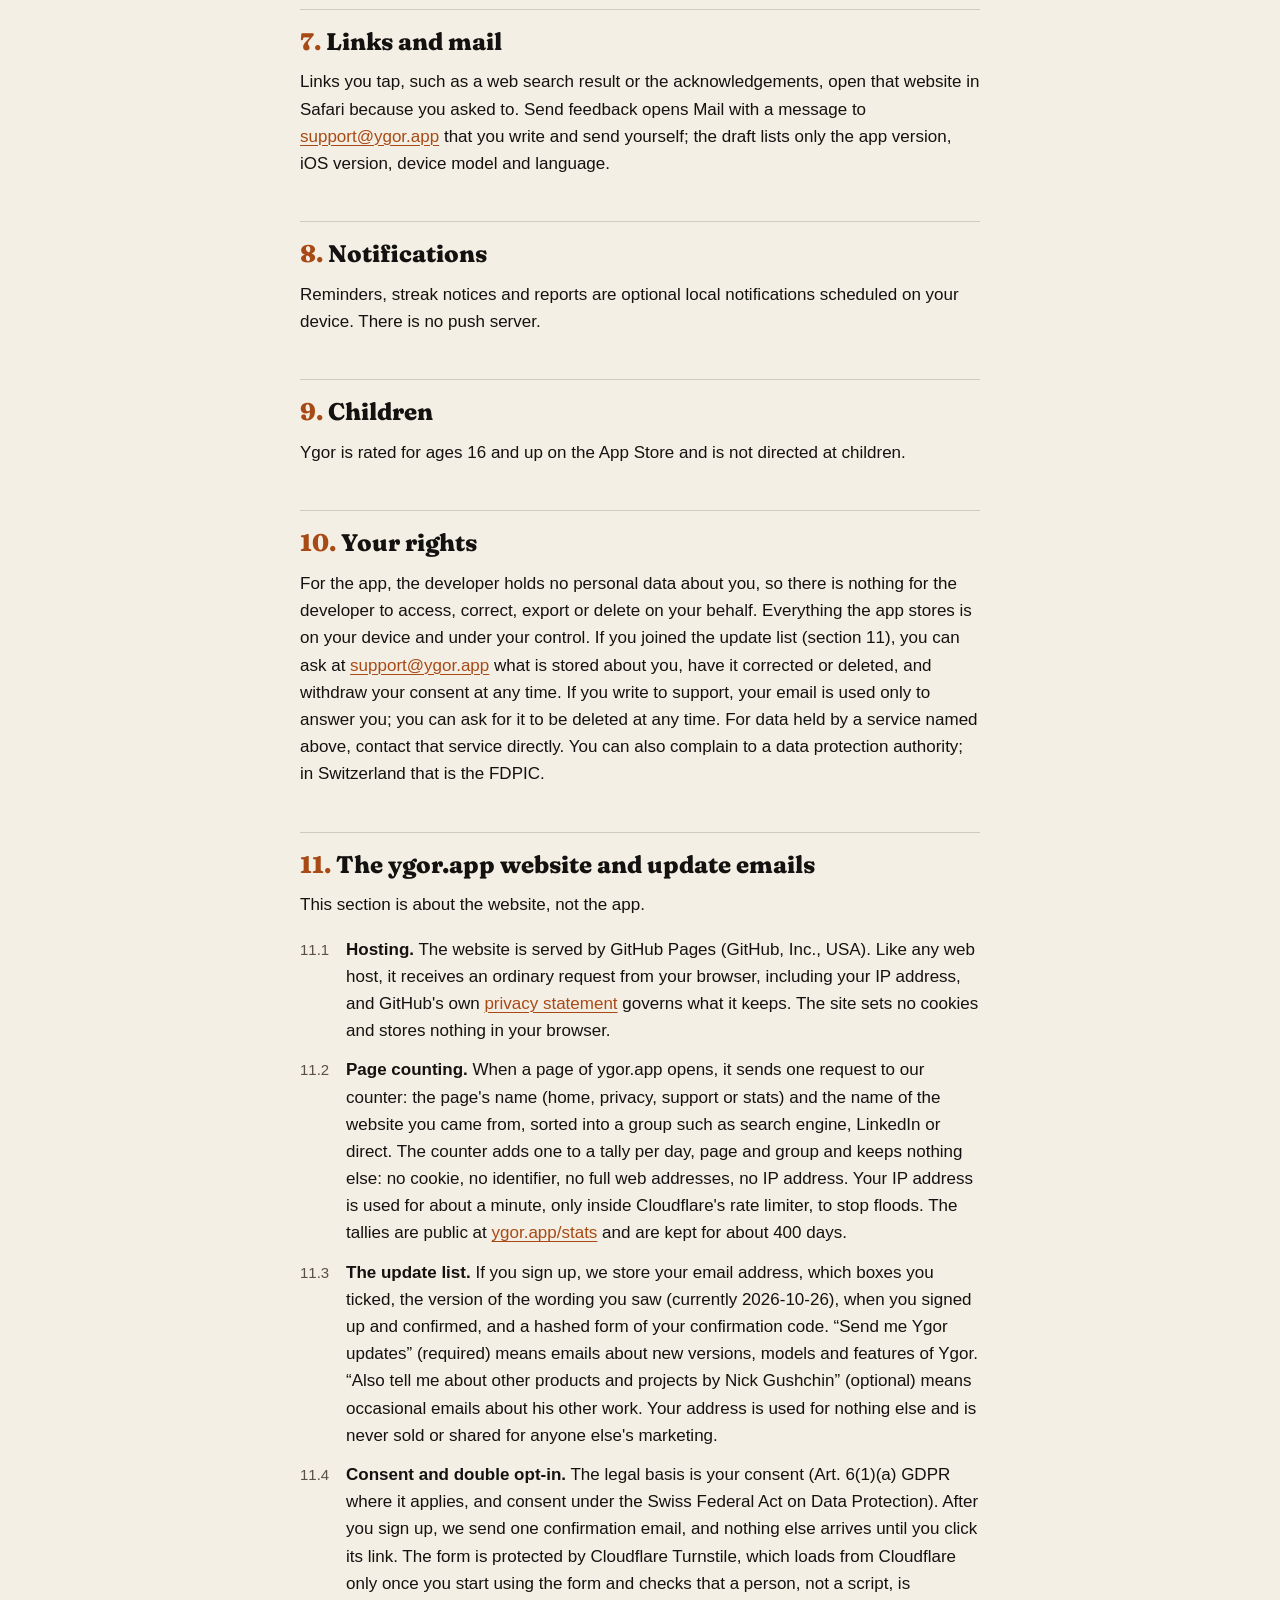
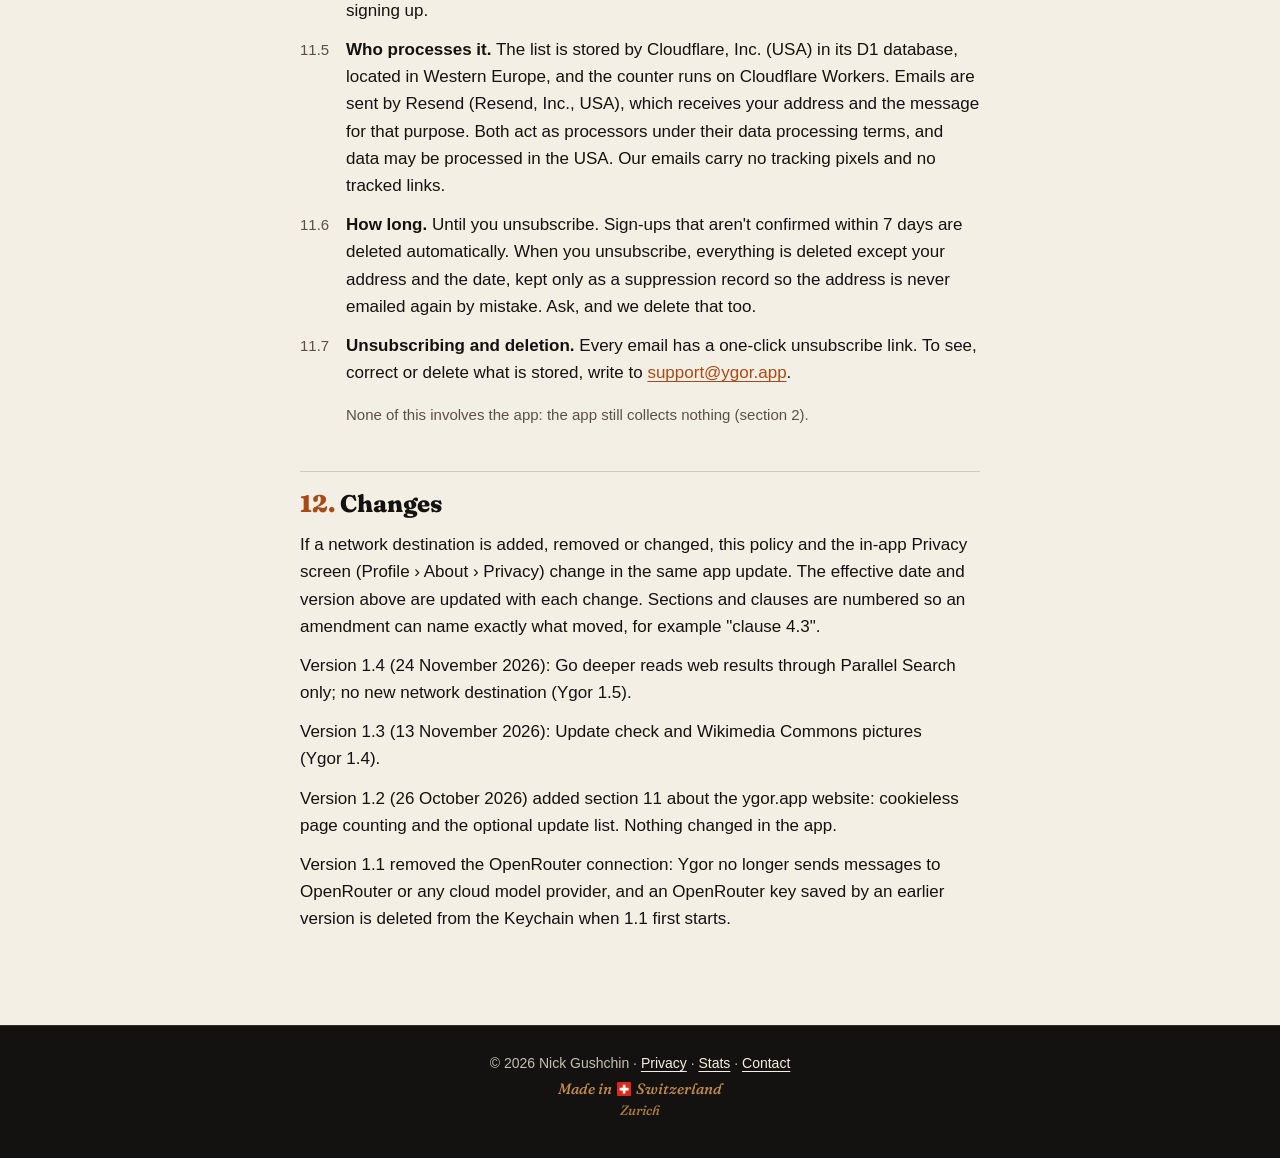
<file: privacy/index.html>
<!doctype html>
<html lang="en">
<head>
<meta charset="utf-8">
<meta name="viewport" content="width=device-width, initial-scale=1">
<title>Privacy Policy · Ygor</title>
<meta name="description" content="Ygor privacy policy: what stays on your iPhone, what leaves it, and to whom.">
<meta http-equiv="Content-Security-Policy" content="default-src 'self'; script-src 'self'; connect-src https://ygor-site.jai-twin.workers.dev; object-src 'none'; base-uri 'none'; form-action 'none'">
<meta name="referrer" content="no-referrer">
<meta name="color-scheme" content="light dark">
<link rel="canonical" href="https://ygor.app/privacy/">
<link rel="icon" type="image/png" href="../assets/favicon.png">
<link rel="apple-touch-icon" href="../assets/apple-touch-icon.png">
<link rel="stylesheet" href="../style.css?v=202611042106">
<script src="../assets/js/site.js" defer></script>
</head>
<body>
<a class="skip" href="#main">Skip to content</a>
<header class="bar">
  <a class="mark" href="../" aria-label="Ygor home">
    <img src="../assets/img/ygor-icon-240.webp" alt="" width="32" height="32">
    <span>YGOR</span>
  </a>
  <nav aria-label="Main">
    <a href="../#models">Models</a>
    <a href="./" aria-current="page">Privacy</a>
    <a href="../support/">Support</a>
    <a href="../#contact">Contact</a>
  </nav>
</header>
<main id="main" class="doc legal">

<h1>Privacy Policy</h1>
<p class="meta">Version 1.4 · Effective 24 November 2026 · Applies to the Ygor app (formerly Krugozore AI) for iPhone, iPad and Apple silicon Mac, and in section 11 to the ygor.app website and its update emails</p>

<p class="lede">Ygor has no account, no login and no server of its own. Every AI model in Ygor runs on your device, so your chats and prompts stay there. The app goes online only to download models you choose, to check at most once a day for an app update (you can turn this off), and, if you leave them on, for the small lookups of Weather and Web search described below, including pictures from Wikimedia Commons when you search for pictures.</p>

<h2>Who is responsible</h2>
<p>Ygor is developed and published by <strong>Nikolay Gushchin</strong>, an independent developer based in Zurich, Switzerland. Questions about this policy: <a href="mailto:support@ygor.app">support@ygor.app</a>.</p>
<p>The Ygor app for iPhone and iPad (formerly Krugozore AI) is not related to the Telegram bot named Krugozore AI. The two are separate products with different architectures, ideas and technology stacks; nothing described on this page applies to the bot, and nothing the bot does applies to this app.</p>

<h2>What Ygor collects</h2>
<p>Nothing. There is no telemetry, no analytics, no crash reporting, no advertising and no tracking. The developer has no server that could receive your chats, your prompts, your model choices or your usage, and therefore does not receive them.</p>
<p>This is about the app. The ygor.app website counts page views without cookies and offers an optional email list; both are described in <a href="#updates">section 11</a> and have nothing to do with the app.</p>

<h2>What stays on your device</h2>
<ol class="clauses">
  <li>Your chats are saved as files in Ygor's own storage on your device, together with the photos, audio and files you attach. For some documents, Ygor keeps the text it extracted rather than the original file.</li>
  <li>My Flex progress and your 👍/👎 reply ratings are saved on your device too.</li>
  <li>Models you download are stored on your device.</li>
  <li>Nothing syncs automatically. A chat or file leaves your device through Export or Share only when you choose to send it somewhere.</li>
  <li>Profile › Data › Delete all my data erases everything the app stored, including anything it kept in the iOS Keychain. Deleting the app removes its files too.</li>
</ol>

<h2>When you ask a model</h2>
<ol class="clauses">
  <li>Every model in this version runs on your device: Apple's on-device Apple Intelligence model, or an open model you downloaded. Your prompts, the conversation and anything you attach are processed on your device and are not sent to any AI provider.</li>
  <li>Voice input is transcribed by Apple's speech recognition on your device; Ygor uses it only where on-device recognition is available. A voice message is held in memory while it is processed; the recording is not saved in your chat files.</li>
  <li>The Weather and Web search tools, if you leave them on, make their own small lookups (clause 5.1 and 5.2). They send a place name or a short query the model writes, never your message or the conversation.</li>
  <li>Chats from an earlier version may contain replies from cloud models, including free models that may have used your prompts, photos, documents and audio for training. In those chats, the chat's shield still says so.</li>
</ol>

<h2>Network requests</h2>
<ol class="clauses">
  <li><strong>Weather.</strong> Only the place name goes to <a href="https://nominatim.openstreetmap.org">nominatim.openstreetmap.org</a> (OpenStreetMap) to find it, then that place's coordinates go to <a href="https://open-meteo.com">api.open-meteo.com</a> for the forecast. Never your conversation, never your device's location.</li>
  <li><strong>Web search.</strong> A short query the assistant writes goes to Parallel Search (<a href="https://parallel.ai">search.parallel.ai</a>), without an account and without your message or the conversation. The same applies when Ygor looks for pictures on the web because no image model can run on your device: nothing is sent until you tap Search, and the results are shown as link cards built from the search response. When you tap Go deeper under an answer that used Web search, the assistant writes a few more short queries and sends them to Parallel Search in the same way, never your message or the conversation. Parallel's response contains text excerpts from the pages it found, and Ygor reads those excerpts on your device. Ygor does not open the pages themselves and contacts no other service. Go deeper on a document or pasted text never leaves your device. No images are loaded from the sites found or from links the model writes. The only pictures shown come from Wikimedia Commons, with their author, licence and source (clause 5.5). If a Parallel key was entered in a test build, it is kept only in the iOS Keychain, sent only with these searches, and removed by Delete all my data.</li>
  <li><strong>Model downloads.</strong> Model and tokenizer files, and the list of files that make up a model, are downloaded from <a href="https://huggingface.co">huggingface.co</a> when you start a download.</li>
  <li><strong>Update check.</strong> At most once a day, the app asks the App Store (<a href="https://itunes.apple.com">itunes.apple.com</a>) whether a newer version exists, sending only the app's ID and your App Store country to Apple. Turn off "Check for app updates" in Settings and no request is made.</li>
  <li><strong>Web pictures.</strong> When you ask for pictures and tap Search, the short search query goes to Wikimedia Commons (<a href="https://commons.wikimedia.org">commons.wikimedia.org</a>), and up to 4 matching pictures load from upload.wikimedia.org, with their source shown. They are kept in that chat on your device.</li>
</ol>
<p class="after-clauses">These requests fetch information or files. They don't carry your prompts. Each service named above is run by someone else. It sees an ordinary internet request, including your IP address, and its own policy governs what it keeps.</p>

<h2>Purchases</h2>
<p>Buying or restoring Ygor Lifetime is handled by Apple through the App Store. Ygor checks the purchase on your device using StoreKit and stores no payment details. Apple's <a href="https://www.apple.com/legal/privacy/">privacy policy</a> applies to the transaction.</p>

<h2>Links and mail</h2>
<p>Links you tap, such as a web search result or the acknowledgements, open that website in Safari because you asked to. Send feedback opens Mail with a message to <a href="mailto:support@ygor.app">support@ygor.app</a> that you write and send yourself; the draft lists only the app version, iOS version, device model and language.</p>

<h2>Notifications</h2>
<p>Reminders, streak notices and reports are optional local notifications scheduled on your device. There is no push server.</p>

<h2>Children</h2>
<p>Ygor is rated for ages 16 and up on the App Store and is not directed at children.</p>

<h2>Your rights</h2>
<p>For the app, the developer holds no personal data about you, so there is nothing for the developer to access, correct, export or delete on your behalf. Everything the app stores is on your device and under your control. If you joined the update list (section 11), you can ask at <a href="mailto:support@ygor.app">support@ygor.app</a> what is stored about you, have it corrected or deleted, and withdraw your consent at any time. If you write to support, your email is used only to answer you; you can ask for it to be deleted at any time. For data held by a service named above, contact that service directly. You can also complain to a data protection authority; in Switzerland that is the FDPIC.</p>

<h2 id="updates">The ygor.app website and update emails</h2>
<p>This section is about the website, not the app.</p>
<ol class="clauses">
  <li><strong>Hosting.</strong> The website is served by GitHub Pages (GitHub, Inc., USA). Like any web host, it receives an ordinary request from your browser, including your IP address, and GitHub's own <a href="https://docs.github.com/en/site-policy/privacy-policies/github-general-privacy-statement">privacy statement</a> governs what it keeps. The site sets no cookies and stores nothing in your browser.</li>
  <li><strong>Page counting.</strong> When a page of ygor.app opens, it sends one request to our counter: the page's name (home, privacy, support or stats) and the name of the website you came from, sorted into a group such as search engine, LinkedIn or direct. The counter adds one to a tally per day, page and group and keeps nothing else: no cookie, no identifier, no full web addresses, no IP address. Your IP address is used for about a minute, only inside Cloudflare's rate limiter, to stop floods. The tallies are public at <a href="../stats/">ygor.app/stats</a> and are kept for about 400 days.</li>
  <li><strong>The update list.</strong> If you sign up, we store your email address, which boxes you ticked, the version of the wording you saw (currently 2026-10-26), when you signed up and confirmed, and a hashed form of your confirmation code. “Send me Ygor updates” (required) means emails about new versions, models and features of Ygor. “Also tell me about other products and projects by Nick Gushchin” (optional) means occasional emails about his other work. Your address is used for nothing else and is never sold or shared for anyone else's marketing.</li>
  <li><strong>Consent and double opt-in.</strong> The legal basis is your consent (Art. 6(1)(a) GDPR where it applies, and consent under the Swiss Federal Act on Data Protection). After you sign up, we send one confirmation email, and nothing else arrives until you click its link. The form is protected by Cloudflare Turnstile, which loads from Cloudflare only once you start using the form and checks that a person, not a script, is signing up.</li>
  <li><strong>Who processes it.</strong> The list is stored by Cloudflare, Inc. (USA) in its D1 database, located in Western Europe, and the counter runs on Cloudflare Workers. Emails are sent by Resend (Resend, Inc., USA), which receives your address and the message for that purpose. Both act as processors under their data processing terms, and data may be processed in the USA. Our emails carry no tracking pixels and no tracked links.</li>
  <li><strong>How long.</strong> Until you unsubscribe. Sign-ups that aren't confirmed within 7 days are deleted automatically. When you unsubscribe, everything is deleted except your address and the date, kept only as a suppression record so the address is never emailed again by mistake. Ask, and we delete that too.</li>
  <li><strong>Unsubscribing and deletion.</strong> Every email has a one-click unsubscribe link. To see, correct or delete what is stored, write to <a href="mailto:support@ygor.app">support@ygor.app</a>.</li>
</ol>
<p class="after-clauses">None of this involves the app: the app still collects nothing (section 2).</p>

<h2>Changes</h2>
<p>If a network destination is added, removed or changed, this policy and the in-app Privacy screen (Profile › About › Privacy) change in the same app update. The effective date and version above are updated with each change. Sections and clauses are numbered so an amendment can name exactly what moved, for example "clause 4.3".</p>
<p>Version 1.4 (24 November 2026): Go deeper reads web results through Parallel Search only; no new network destination (Ygor 1.5).</p>
<p>Version 1.3 (13 November 2026): Update check and Wikimedia Commons pictures (Ygor 1.4).</p>
<p>Version 1.2 (26 October 2026) added section 11 about the ygor.app website: cookieless page counting and the optional update list. Nothing changed in the app.</p>
<p>Version 1.1 removed the OpenRouter connection: Ygor no longer sends messages to OpenRouter or any cloud model provider, and an OpenRouter key saved by an earlier version is deleted from the Keychain when 1.1 first starts.</p>
</main>
<footer class="foot">
  <p>© 2026 Nick Gushchin <span aria-hidden="true">·</span> <a href="./">Privacy</a> <span aria-hidden="true">·</span> <a href="../stats/">Stats</a> <span aria-hidden="true">·</span> <a href="mailto:hello@ygor.app">Contact</a></p>
  <p class="made">Made in <svg class="ch" viewBox="0 0 32 32" role="img" aria-label="Swiss flag"><rect width="32" height="32" rx="3" fill="#DA291C"/><path d="M13 6h6v7h7v6h-7v7h-6v-7H6v-6h7z" fill="#fff"/></svg> Switzerland<br><span class="city">Zurich</span></p>
</footer>
</body>
</html>
</file>
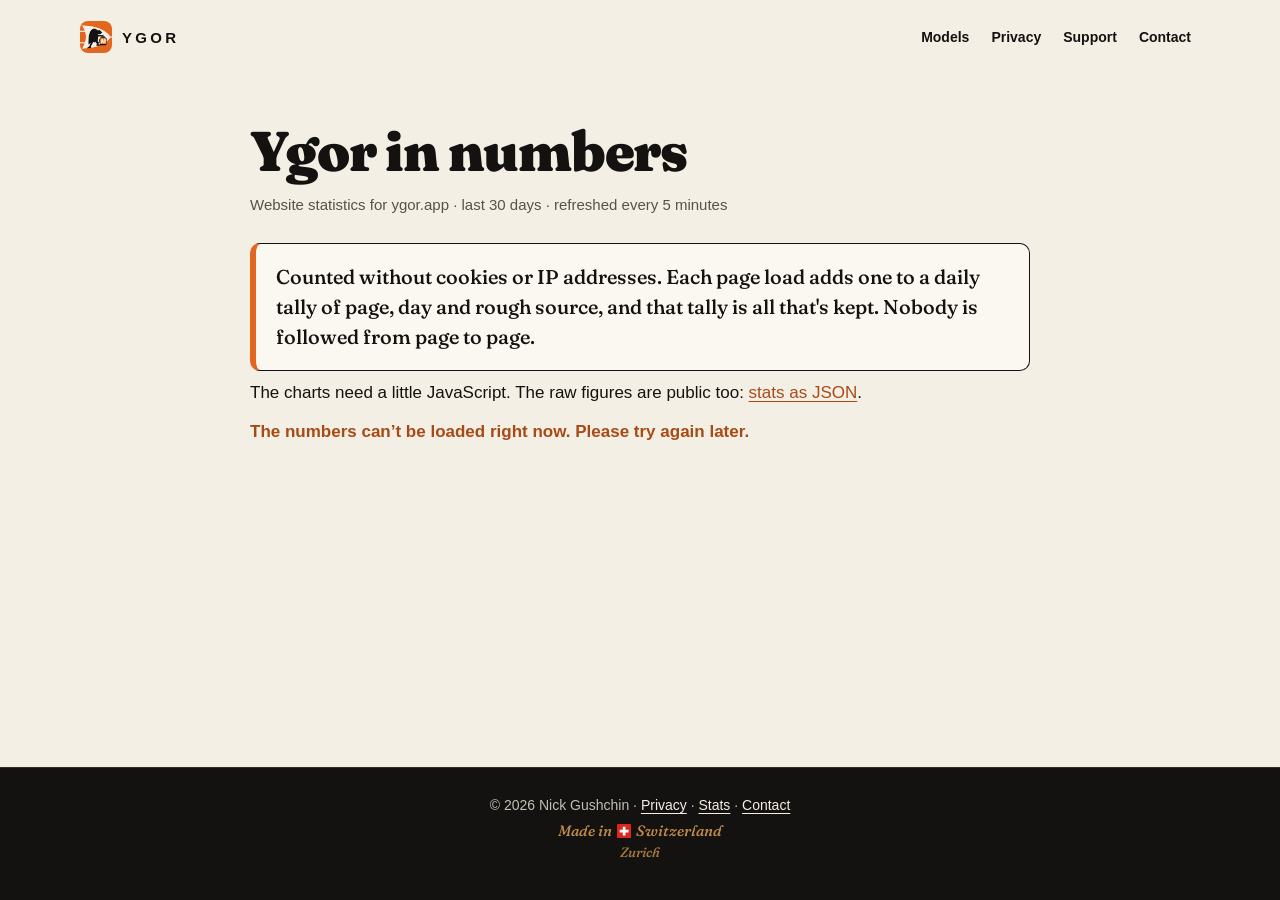
<file: stats/index.html>
<!doctype html>
<html lang="en">
<head>
<meta charset="utf-8">
<meta name="viewport" content="width=device-width, initial-scale=1">
<title>Ygor in numbers · Ygor</title>
<meta name="description" content="Public statistics for ygor.app: page views in the last 30 days, where visitors came from, and how many people get Ygor updates. Counted without cookies or IP addresses.">
<meta http-equiv="Content-Security-Policy" content="default-src 'self'; script-src 'self'; connect-src https://ygor-site.jai-twin.workers.dev; object-src 'none'; base-uri 'none'; form-action 'none'">
<meta name="referrer" content="no-referrer">
<meta name="color-scheme" content="light dark">
<link rel="canonical" href="https://ygor.app/stats/">
<link rel="icon" type="image/png" href="../assets/favicon.png">
<link rel="apple-touch-icon" href="../assets/apple-touch-icon.png">
<link rel="stylesheet" href="../style.css?v=202611042106">
<script src="../assets/js/site.js" defer></script>
<script src="../assets/js/stats.js" defer></script>
</head>
<body>
<a class="skip" href="#main">Skip to content</a>
<header class="bar">
  <a class="mark" href="../" aria-label="Ygor home">
    <img src="../assets/img/ygor-icon-240.webp" alt="" width="32" height="32">
    <span>YGOR</span>
  </a>
  <nav aria-label="Main">
    <a href="../#models">Models</a>
    <a href="../privacy/">Privacy</a>
    <a href="../support/">Support</a>
    <a href="../#contact">Contact</a>
  </nav>
</header>
<main id="main" class="doc stats">

<h1>Ygor in numbers</h1>
<p class="meta">Website statistics for ygor.app · last 30 days · refreshed every 5 minutes</p>

<p class="lede">Counted without cookies or IP addresses. Each page load adds one to a daily tally of page, day and rough source, and that tally is all that's kept. Nobody is followed from page to page.</p>

<p class="stats-fallback" id="stats-fallback">The charts need a little JavaScript. The raw figures are public too: <a href="https://ygor-site.jai-twin.workers.dev/stats">stats as JSON</a>.</p>
<p class="stats-error" id="stats-error" role="status" hidden></p>

<div class="stats-live" id="stats-live" hidden>
  <div class="stats-hero">
    <div class="tile tile-big"><p class="num" id="s-visits">–</p><p class="lab">page views in the last 30 days</p></div>
    <div class="tile"><p class="num" id="s-today">–</p><p class="lab">today so far (UTC)</p></div>
    <div class="tile"><p class="num" id="s-subs">–</p><p class="lab">people get Ygor updates</p></div>
  </div>
  <p class="stats-note" id="s-updated"></p>

  <h2 id="perday-title">Per day</h2>
  <figure class="chart" aria-labelledby="perday-title" aria-describedby="perday-summary">
    <p class="chart-max" id="s-max" aria-hidden="true"></p>
    <ol class="bars" id="s-bars" aria-hidden="true"></ol>
    <p class="axis" aria-hidden="true"><span id="s-first"></span><span id="s-last"></span></p>
    <figcaption class="stats-note" id="perday-summary"></figcaption>
  </figure>
  <details class="chart-table">
    <summary>Show as a table</summary>
    <table>
      <thead><tr><th scope="col">Day (UTC)</th><th scope="col">Page views</th></tr></thead>
      <tbody id="s-table"></tbody>
    </table>
  </details>

  <h2>Where visitors came from</h2>
  <dl class="hbars" id="s-sources"></dl>
  <p class="stats-note">Only the website a visitor came from is looked at, sorted into these groups. "Direct" includes links from apps and mail, and browsers that hide where they came from.</p>

  <h2>Pages</h2>
  <dl class="hbars" id="s-pages"></dl>

  <h2>How it's counted</h2>
  <p>Each page sends one small request when it opens: the page's name and the name of the website you came from, nothing more. There are no cookies, nothing is stored in your browser, and your IP address is used for a minute only to stop floods and never saved. Visitors who block scripts aren't counted. The update count includes confirmed addresses only. Details in the <a href="../privacy/#updates">privacy policy</a>; raw figures: <a href="https://ygor-site.jai-twin.workers.dev/stats">stats as JSON</a>.</p>
</div>

</main>
<footer class="foot">
  <p>© 2026 Nick Gushchin <span aria-hidden="true">·</span> <a href="../privacy/">Privacy</a> <span aria-hidden="true">·</span> <a href="./" aria-current="page">Stats</a> <span aria-hidden="true">·</span> <a href="mailto:hello@ygor.app">Contact</a></p>
  <p class="made">Made in <svg class="ch" viewBox="0 0 32 32" role="img" aria-label="Swiss flag"><rect width="32" height="32" rx="3" fill="#DA291C"/><path d="M13 6h6v7h7v6h-7v7h-6v-7H6v-6h7z" fill="#fff"/></svg> Switzerland<br><span class="city">Zurich</span></p>
</footer>
</body>
</html>
</file>
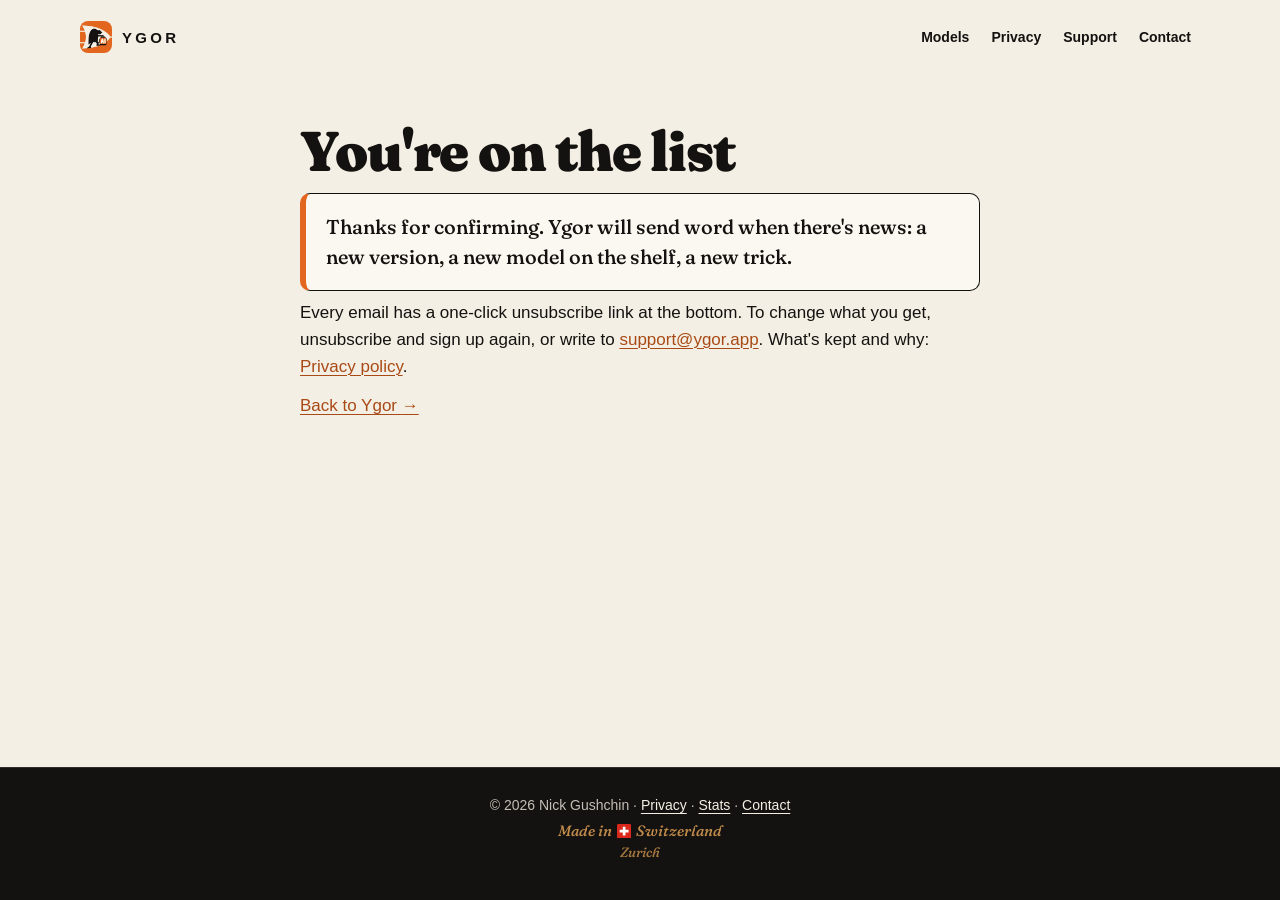
<file: subscribed/index.html>
<!doctype html>
<html lang="en">
<head>
<meta charset="utf-8">
<meta name="viewport" content="width=device-width, initial-scale=1">
<meta name="robots" content="noindex, nofollow">
<meta name="referrer" content="no-referrer">
<meta http-equiv="Content-Security-Policy" content="default-src 'none'; style-src 'self'; img-src 'self'; font-src 'self'">
<title>You're on the list · Ygor</title>
<link rel="icon" type="image/png" href="../assets/favicon.png">
<link rel="stylesheet" href="../style.css?v=202611042106">
</head>
<body>
<a class="skip" href="#main">Skip to content</a>
<header class="bar">
  <a class="mark" href="../" aria-label="Ygor home">
    <img src="../assets/img/ygor-icon-240.webp" alt="" width="32" height="32">
    <span>YGOR</span>
  </a>
  <nav aria-label="Main">
    <a href="../#models">Models</a>
    <a href="../privacy/">Privacy</a>
    <a href="../support/">Support</a>
    <a href="../#contact">Contact</a>
  </nav>
</header>
<main id="main" class="doc">

<h1>You're on the&nbsp;list</h1>
<p class="lede">Thanks for confirming. Ygor will send word when there's news: a new version, a new model on the shelf, a new trick.</p>
<p>Every email has a one-click unsubscribe link at the bottom. To change what you get, unsubscribe and sign up again, or write to <a href="mailto:support@ygor.app">support@ygor.app</a>. What's kept and why: <a href="../privacy/#updates">Privacy policy</a>.</p>
<p><a href="../">Back to Ygor <span aria-hidden="true">→</span></a></p>

</main>
<footer class="foot">
  <p>© 2026 Nick Gushchin <span aria-hidden="true">·</span> <a href="../privacy/">Privacy</a> <span aria-hidden="true">·</span> <a href="../stats/">Stats</a> <span aria-hidden="true">·</span> <a href="mailto:hello@ygor.app">Contact</a></p>
  <p class="made">Made in <svg class="ch" viewBox="0 0 32 32" role="img" aria-label="Swiss flag"><rect width="32" height="32" rx="3" fill="#DA291C"/><path d="M13 6h6v7h7v6h-7v7h-6v-7H6v-6h7z" fill="#fff"/></svg> Switzerland<br><span class="city">Zurich</span></p>
</footer>
</body>
</html>
</file>
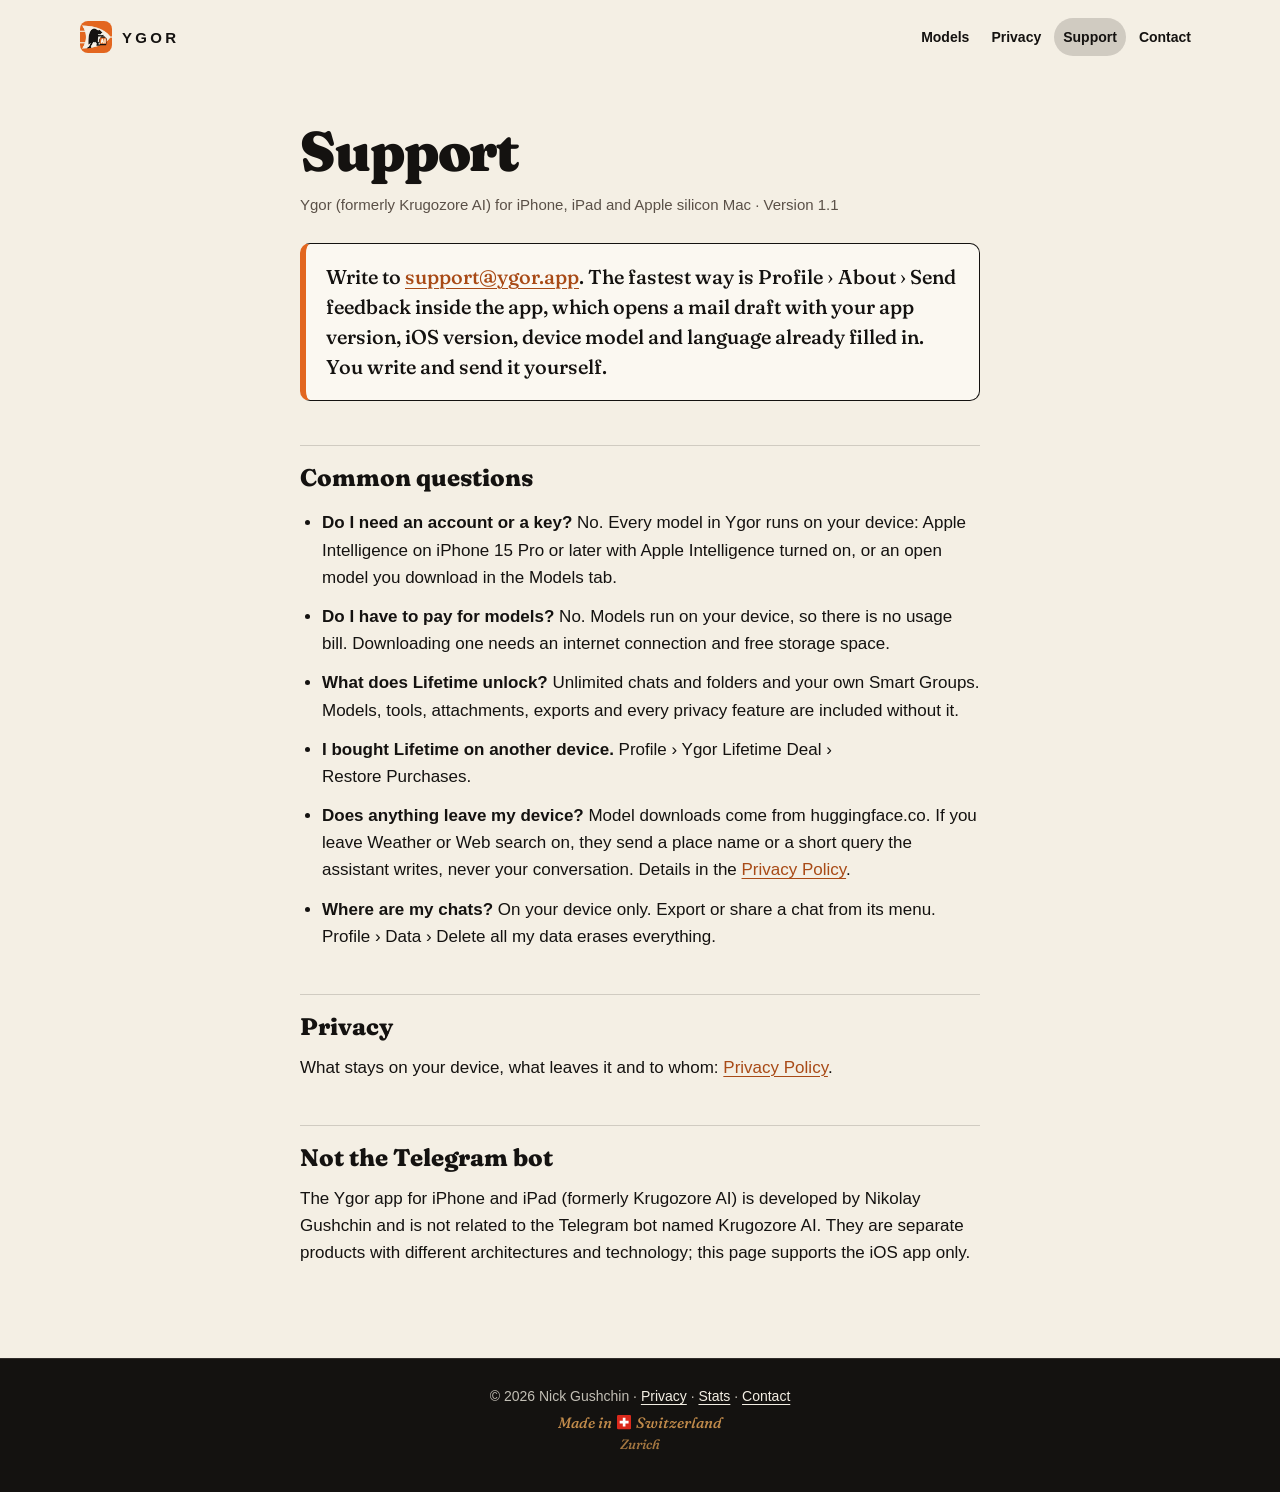
<file: support/index.html>
<!doctype html>
<html lang="en">
<head>
<meta charset="utf-8">
<meta name="viewport" content="width=device-width, initial-scale=1">
<title>Support · Ygor</title>
<meta name="description" content="Get help with Ygor, the private on-device AI assistant for iPhone. Write to support@ygor.app.">
<link rel="canonical" href="https://ygor.app/support/">
<link rel="icon" type="image/png" href="../assets/favicon.png">
<link rel="stylesheet" href="../style.css?v=202611042106">
<script src="../assets/js/site.js" defer></script>
</head>
<body>
<a class="skip" href="#main">Skip to content</a>
<header class="bar">
  <a class="mark" href="../" aria-label="Ygor home">
    <img src="../assets/img/ygor-icon-240.webp" alt="" width="32" height="32">
    <span>YGOR</span>
  </a>
  <nav aria-label="Main">
    <a href="../#models">Models</a>
    <a href="../privacy/">Privacy</a>
    <a href="./" aria-current="page">Support</a>
    <a href="../#contact">Contact</a>
  </nav>
</header>
<main id="main" class="doc">

<h1>Support</h1>
<p class="meta">Ygor (formerly Krugozore AI) for iPhone, iPad and Apple silicon Mac · Version 1.1</p>

<p class="lede">Write to <a href="mailto:support@ygor.app">support@ygor.app</a>. The fastest way is Profile › About › Send feedback inside the app, which opens a mail draft with your app version, iOS version, device model and language already filled in. You write and send it yourself.</p>

<h2>Common questions</h2>
<ul>
  <li><strong>Do I need an account or a key?</strong> No. Every model in Ygor runs on your device: Apple Intelligence on iPhone 15 Pro or later with Apple Intelligence turned on, or an open model you download in the Models tab.</li>
  <li><strong>Do I have to pay for models?</strong> No. Models run on your device, so there is no usage bill. Downloading one needs an internet connection and free storage space.</li>
  <li><strong>What does Lifetime unlock?</strong> Unlimited chats and folders and your own Smart Groups. Models, tools, attachments, exports and every privacy feature are included without it.</li>
  <li><strong>I bought Lifetime on another device.</strong> Profile › Ygor Lifetime Deal › Restore Purchases.</li>
  <li><strong>Does anything leave my device?</strong> Model downloads come from huggingface.co. If you leave Weather or Web search on, they send a place name or a short query the assistant writes, never your conversation. Details in the <a href="../privacy/">Privacy Policy</a>.</li>
  <li><strong>Where are my chats?</strong> On your device only. Export or share a chat from its menu. Profile › Data › Delete all my data erases everything.</li>
</ul>

<h2>Privacy</h2>
<p>What stays on your device, what leaves it and to whom: <a href="../privacy/">Privacy Policy</a>.</p>

<h2>Not the Telegram bot</h2>
<p>The Ygor app for iPhone and iPad (formerly Krugozore AI) is developed by Nikolay Gushchin and is not related to the Telegram bot named Krugozore AI. They are separate products with different architectures and technology; this page supports the iOS app only.</p>

</main>
<footer class="foot">
  <p>© 2026 Nick Gushchin <span aria-hidden="true">·</span> <a href="../privacy/">Privacy</a> <span aria-hidden="true">·</span> <a href="../stats/">Stats</a> <span aria-hidden="true">·</span> <a href="mailto:hello@ygor.app">Contact</a></p>
  <p class="made">Made in <svg class="ch" viewBox="0 0 32 32" role="img" aria-label="Swiss flag"><rect width="32" height="32" rx="3" fill="#DA291C"/><path d="M13 6h6v7h7v6h-7v7h-6v-7H6v-6h7z" fill="#fff"/></svg> Switzerland<br><span class="city">Zurich</span></p>
</footer>
</body>
</html>
</file>
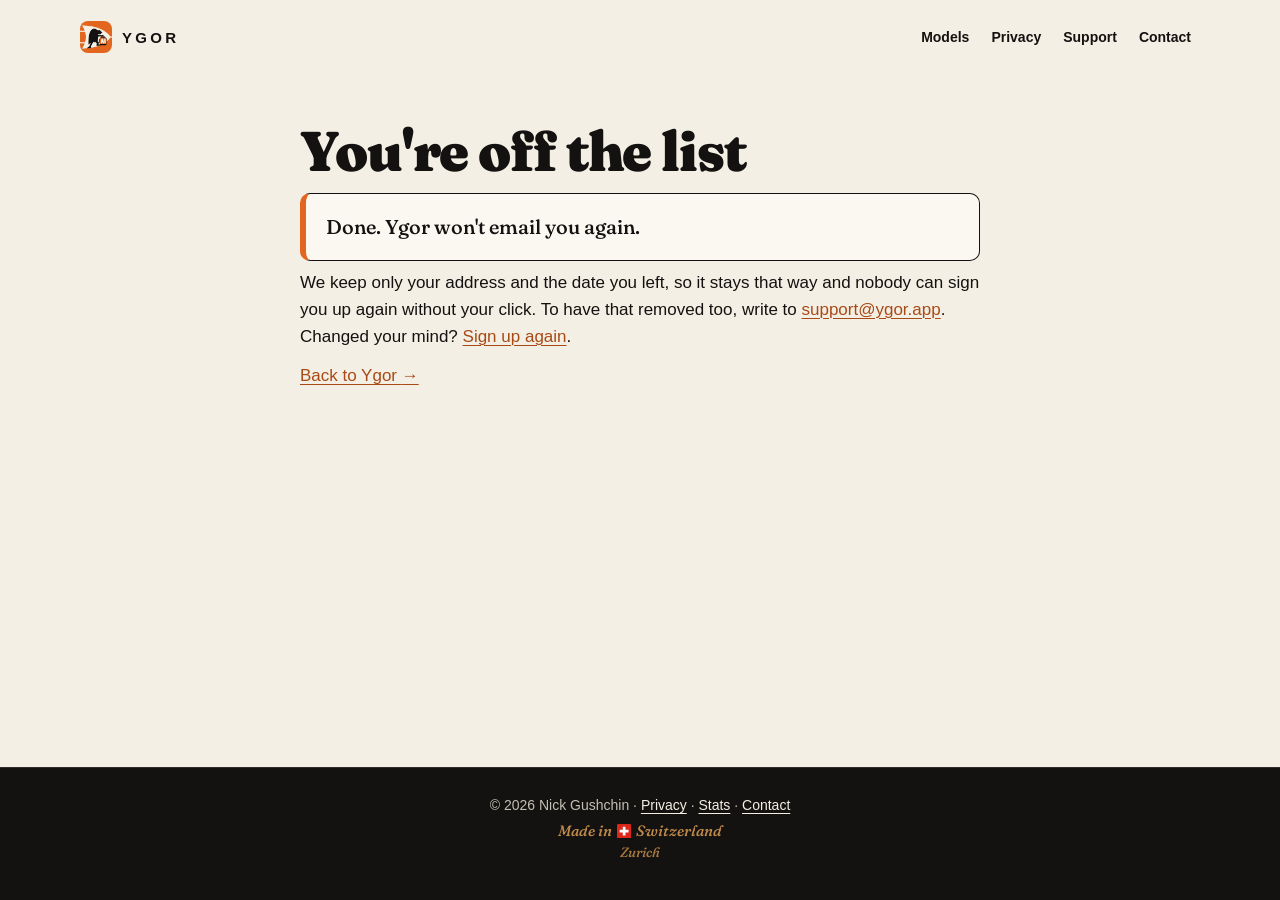
<file: unsubscribed/index.html>
<!doctype html>
<html lang="en">
<head>
<meta charset="utf-8">
<meta name="viewport" content="width=device-width, initial-scale=1">
<meta name="robots" content="noindex, nofollow">
<meta name="referrer" content="no-referrer">
<meta http-equiv="Content-Security-Policy" content="default-src 'none'; style-src 'self'; img-src 'self'; font-src 'self'">
<title>You're off the list · Ygor</title>
<link rel="icon" type="image/png" href="../assets/favicon.png">
<link rel="stylesheet" href="../style.css?v=202611042106">
</head>
<body>
<a class="skip" href="#main">Skip to content</a>
<header class="bar">
  <a class="mark" href="../" aria-label="Ygor home">
    <img src="../assets/img/ygor-icon-240.webp" alt="" width="32" height="32">
    <span>YGOR</span>
  </a>
  <nav aria-label="Main">
    <a href="../#models">Models</a>
    <a href="../privacy/">Privacy</a>
    <a href="../support/">Support</a>
    <a href="../#contact">Contact</a>
  </nav>
</header>
<main id="main" class="doc">

<h1>You're off the&nbsp;list</h1>
<p class="lede">Done. Ygor won't email you again.</p>
<p>We keep only your address and the date you left, so it stays that way and nobody can sign you up again without your click. To have that removed too, write to <a href="mailto:support@ygor.app">support@ygor.app</a>. Changed your mind? <a href="../#updates">Sign up again</a>.</p>
<p><a href="../">Back to Ygor <span aria-hidden="true">→</span></a></p>

</main>
<footer class="foot">
  <p>© 2026 Nick Gushchin <span aria-hidden="true">·</span> <a href="../privacy/">Privacy</a> <span aria-hidden="true">·</span> <a href="../stats/">Stats</a> <span aria-hidden="true">·</span> <a href="mailto:hello@ygor.app">Contact</a></p>
  <p class="made">Made in <svg class="ch" viewBox="0 0 32 32" role="img" aria-label="Swiss flag"><rect width="32" height="32" rx="3" fill="#DA291C"/><path d="M13 6h6v7h7v6h-7v7h-6v-7H6v-6h7z" fill="#fff"/></svg> Switzerland<br><span class="city">Zurich</span></p>
</footer>
</body>
</html>
</file>
<file: style.css>
/* Ygor · ygor.app
   Palette from the app: Ygor Orange #E2661F (AppCore.swift AccentChoice),
   ink #141210, cream #F4EFE4 and the sepia set of FilmPalette
   (OnboardingView.swift). Small orange text in light mode uses #B4501A,
   the app's own AA fix (#462). Fraunces is self-hosted under the SIL OFL
   (assets/fonts/OFL.txt); everything else is the system font. */

@font-face {
  font-family: "Fraunces";
  src: url("assets/fonts/Fraunces.woff2") format("woff2");
  font-weight: 400 900;
  font-style: normal;
  font-display: swap;
}
@font-face {
  font-family: "Fraunces";
  src: url("assets/fonts/Fraunces-Italic.woff2") format("woff2");
  font-weight: 400 900;
  font-style: italic;
  font-display: swap;
}

:root {
  color-scheme: light dark;
  --orange: #E2661F;
  --orange-text: #A84A16;
  --ink: #141210;
  --cream: #F4EFE4;
  --sepia-paper: #C9A576;
  --sepia-ink: #2A1D12;
  --sepia-cream: #F1E2C4;
  --sepia-ornament: #C08A4A;
  --lamp: #FFD27A;

  --bg: #F4EFE4;
  --bg-raised: #FBF8F1;
  --fg: #141210;
  --muted: #5A5047;
  --rule: rgba(20, 18, 16, 0.16);
  --card-border: #141210;
  --dot-off: rgba(20, 18, 16, 0.16);

  --serif: "Fraunces", "New York", "Iowan Old Style", Georgia, serif;
  --sans: -apple-system, BlinkMacSystemFont, "SF Pro Text", "Segoe UI", Roboto, "Helvetica Neue", Arial, sans-serif;
  --wrap: 1160px;
}
@media (prefers-color-scheme: dark) {
  :root {
    --orange-text: #E2661F;
    --bg: #100E0C;
    --bg-raised: #1B1815;
    --fg: #F4EFE4;
    --muted: #B3A797;
    --rule: rgba(244, 239, 228, 0.14);
    --card-border: rgba(244, 239, 228, 0.18);
    --dot-off: rgba(244, 239, 228, 0.18);
  }
}

*, *::before, *::after { box-sizing: border-box; }
html { -webkit-text-size-adjust: 100%; scroll-behavior: smooth; }
@media (prefers-reduced-motion: reduce) { html { scroll-behavior: auto; } }
body {
  margin: 0;
  font: 17px/1.6 var(--sans);
  color: var(--fg);
  background: var(--bg);
  -webkit-font-smoothing: antialiased;
  text-rendering: optimizeLegibility;
  min-height: 100vh; display: flex; flex-direction: column;
}
body > main { flex: 1 0 auto; width: 100%; }
img { max-width: 100%; height: auto; display: block; }
a { color: var(--orange-text); text-underline-offset: 0.18em; text-decoration-thickness: 1px; }
a:hover { text-decoration-thickness: 2px; }
:focus-visible { outline: 3px solid var(--orange); outline-offset: 3px; border-radius: 4px; }
h1, h2, h3, h4 { font-family: var(--serif); font-optical-sizing: auto; margin: 0; text-wrap: balance; }
p { margin: 0 0 1em; }
p, li { text-wrap: pretty; }

.skip {
  position: absolute; left: 12px; top: -60px; z-index: 10;
  background: var(--ink); color: var(--cream); padding: 10px 14px; border-radius: 8px;
}
.skip:focus { top: 12px; }

/* ── Bar ─────────────────────────────────────────────── */
.bar {
  width: 100%; max-width: var(--wrap); margin: 0 auto;
  display: flex; align-items: center; justify-content: space-between; gap: 16px;
  padding: 18px 20px;
}
.mark { display: inline-flex; align-items: center; gap: 10px; color: var(--fg); text-decoration: none; }
.mark img { width: 32px; height: 32px; border-radius: 8px; }
.mark span { font: 800 15px/1 var(--sans); letter-spacing: 0.22em; }
.bar nav { display: flex; gap: 4px; flex-wrap: wrap; justify-content: flex-end; }
.bar nav a {
  color: var(--fg); text-decoration: none; font-size: 14px; font-weight: 600;
  padding: 8px 9px; border-radius: 999px;
}
@media (max-width: 420px) {
  .bar { padding: 14px 14px; gap: 8px; }
  .mark { gap: 8px; }
  .mark span { font-size: 14px; letter-spacing: 0.18em; }
  .bar nav { gap: 0; flex-wrap: nowrap; }
  .bar nav a { font-size: 13.5px; padding: 8px 6px; }
}
.bar nav a:hover, .bar nav a[aria-current="page"] { background: var(--rule); }

/* ── Hero ────────────────────────────────────────────── */
.hero { position: relative; overflow: hidden; padding: 28px 20px 72px; text-align: center; isolation: isolate; }
.hero-gate {
  position: absolute; z-index: -1; left: 50%; top: 6px; width: min(980px, 94vw);
  transform: translateX(-50%);
  height: auto; fill: none; stroke: var(--orange); stroke-width: 1.4; opacity: 0.22;
}
.hero-gate path { vector-effect: non-scaling-stroke; }
.hero-inner { max-width: 860px; margin: 0 auto; }
.icon-wrap { position: relative; width: 156px; margin: 8px auto 30px; }
.icon-wrap::before {
  /* the lantern's glow */
  content: ""; position: absolute; inset: -60%; z-index: -1; border-radius: 50%;
  background: radial-gradient(closest-side, rgba(255, 210, 122, 0.55), rgba(226, 102, 31, 0.18) 55%, transparent 75%);
}
.app-icon {
  width: 156px; height: 156px; border-radius: 22.4%;
  box-shadow: 0 1px 0 rgba(255,255,255,.4) inset, 0 18px 40px -12px rgba(110, 40, 0, 0.55), 0 2px 6px rgba(0,0,0,.18);
}
.kicker {
  font: 700 13px/1 var(--sans); letter-spacing: 0.24em; text-transform: uppercase;
  color: var(--orange-text); margin-bottom: 18px;
}
.kicker em { font: italic 600 17px/1 var(--serif); letter-spacing: 0.02em; text-transform: none; }
.hero h1 {
  font-size: clamp(42px, 10.4vw, 92px); line-height: 0.98; font-weight: 900;
  letter-spacing: -0.025em; margin: 0 auto 26px; max-width: 12ch;
}
.deck {
  font: 500 clamp(19px, 2.3vw, 23px)/1.45 var(--serif);
  max-width: 34em; margin: 0 auto 16px;
}
.honest { color: var(--muted); max-width: 33em; margin: 0 auto 34px; font-size: 16px; }
.cta { display: flex; flex-direction: column; align-items: center; gap: 18px; margin-bottom: 36px; }
.store-badge {
  display: inline-flex; flex-direction: column; align-items: flex-start; justify-content: center;
  min-width: 196px; padding: 10px 22px 11px; border-radius: 12px;
  background: var(--ink); color: var(--cream);
  border: 1px solid rgba(244, 239, 228, 0.28);
  box-shadow: 0 6px 18px -8px rgba(0,0,0,.5);
  text-align: left; text-decoration: none;
  transition: transform .15s ease, box-shadow .15s ease;
}
a.store-badge:hover { transform: translateY(-1px); box-shadow: 0 10px 22px -8px rgba(0,0,0,.55); }
a.store-badge:focus-visible { outline: 3px solid var(--orange); outline-offset: 3px; }
.sb-small { font: 600 11px/1.2 var(--sans); letter-spacing: 0.04em; opacity: 0.85; }
.sb-big { font: 700 22px/1.1 var(--sans); letter-spacing: -0.01em; }
.text-link { color: var(--fg); font-weight: 600; text-decoration: underline; text-decoration-color: var(--orange); text-decoration-thickness: 2px; }
.facts {
  list-style: none; padding: 0; margin: 0 auto; display: flex; flex-wrap: wrap; justify-content: center; gap: 8px;
}
.facts li {
  font: 600 13px/1 var(--sans); letter-spacing: 0.06em; text-transform: uppercase;
  padding: 9px 13px; border: 1.5px solid var(--fg); border-radius: 999px;
  display: inline-flex; align-items: center; gap: 7px;
}
.founder { max-width: 30em; margin: 22px auto 0; font-size: 14.5px; line-height: 1.5; color: var(--muted); text-align: center; }
.founder strong { color: var(--fg); font-weight: 600; }
.facts .fi { width: 17px; height: 17px; flex: none; fill: none; color: var(--orange-text); stroke: currentColor; stroke-width: 2; stroke-linecap: round; stroke-linejoin: round; }

/* ── Shared section heads ────────────────────────────── */
.eyebrow {
  font: 700 12.5px/1.2 var(--sans); letter-spacing: 0.24em; text-transform: uppercase;
  margin-bottom: 12px; color: var(--orange-text);
}
.section-head, .story-head { max-width: 760px; margin: 0 auto 40px; text-align: center; }
.section-head h2, .story-head h2 {
  font-size: clamp(34px, 6.4vw, 60px); line-height: 1.02; font-weight: 800; letter-spacing: -0.02em; margin-bottom: 18px;
}
.lede { font-size: 18px; color: var(--muted); max-width: 36em; margin: 0 auto; }
.fleuron { display: block; margin: 0 auto 18px; width: 68px; height: 18px; color: var(--orange); }

/* ── Story: the cinema is always dark ────────────────── */
.story {
  background: var(--ink); color: var(--cream);
  padding: 72px 20px 88px;
  background-image:
    radial-gradient(ellipse 80% 40% at 50% 0%, rgba(255, 210, 122, 0.10), transparent 70%);
}
.story .eyebrow { color: var(--sepia-ornament); }
.story .lede { color: rgba(244, 239, 228, 0.78); }
.reels { list-style: none; margin: 0 auto; padding: 0; max-width: 1040px; display: grid; gap: 64px; }
.reel { display: grid; gap: 26px; justify-items: center; }
.reel-art {
  /* a film frame with sprocket holes down both sides */
  position: relative; margin: 0; width: min(100%, 360px);
  padding: 12px 30px; background: #0A0908; border-radius: 6px;
  box-shadow: 0 30px 60px -30px rgba(0,0,0,.9), 0 0 0 1px rgba(244,239,228,.06);
}
.reel-art::before, .reel-art::after {
  content: ""; position: absolute; top: 10px; bottom: 10px; width: 11px;
  background: repeating-linear-gradient(to bottom, transparent 0 7px, rgba(244, 239, 228, 0.82) 7px 17px, transparent 17px 26px);
  border-radius: 2px;
}
.reel-art::before { left: 10px; }
.reel-art::after { right: 10px; }
.reel-art img { width: 100%; border-radius: 4px; aspect-ratio: 3 / 4; background: #1c1a17; }
.reel-text { max-width: 520px; width: 100%; }
.reel-no {
  font: 700 12.5px/1 var(--sans); letter-spacing: 0.3em; text-transform: uppercase;
  color: var(--orange); text-align: center; margin-bottom: 18px;
}
.sepia .reel-no { color: var(--sepia-ornament); }

.intertitle {
  /* the app's 9-slice frame and OR-gate fleuron */
  position: relative; margin: 0 0 20px; padding: 0; text-align: center;
  border: 40px solid transparent;
  border-image: url("assets/img/intertitle-frame.png") 80 fill / 40px stretch;
}
.intertitle::before {
  /* the OR gate, same geometry as the app icon */
  content: ""; position: absolute; left: 50%; top: -53px; width: 52px; height: 26px; transform: translateX(-50%);
  background: var(--orange);
  -webkit-mask: url("assets/img/gate.svg") center / contain no-repeat; mask: url("assets/img/gate.svg") center / contain no-repeat;
}
.sepia .intertitle { border-image-source: url("assets/img/intertitle-frame-sepia.png"); }
.sepia .intertitle::before { background: var(--sepia-ornament); }
.intertitle .line {
  font: 700 clamp(21px, 2.4vw, 26px)/1.25 var(--serif); color: var(--cream); margin: -10px -8px 8px;
}
.intertitle .sub {
  font: italic 500 clamp(17px, 1.8vw, 19px)/1.4 var(--serif); color: var(--orange); margin: 0 -8px -10px;
}
.sepia .intertitle .line { color: var(--sepia-cream); }
.sepia .intertitle .sub { color: var(--sepia-ornament); }
.means { color: rgba(244, 239, 228, 0.86); font-size: 17px; margin: 0; padding: 0 4px; }
.means::before {
  content: none; display: none; margin-bottom: 6px;
  font: 700 11.5px/1 var(--sans); letter-spacing: 0.22em; text-transform: uppercase; color: rgba(244, 239, 228, 0.6);
}

@media (min-width: 880px) {
  .reel { grid-template-columns: 360px 1fr; gap: 64px; align-items: center; justify-items: stretch; }
  .reel:nth-child(even) .reel-art { order: 2; }
  .reel:nth-child(even) { grid-template-columns: 1fr 360px; }
  .reel-no { text-align: left; }
  .reels { gap: 88px; }
}

/* ── Stories: circles and the silent-film viewer ─────── */
/* Built by assets/js/stories.js from the reel cards above; without JS none of this shows. */
.rings-scroll { margin: -8px 0 8px; padding: 6px 0 4px; }
/* all eight on one screen: 4 × 2, centred */
.rings {
  list-style: none; margin: 0 auto; padding: 0; display: grid; grid-template-columns: repeat(4, auto);
  justify-content: center; gap: 18px 6px;
}
/* with the circles in place, the long cards below are left for no-JS readers and search engines */
.has-rings .reels { display: none; }
.ring {
  display: flex; flex-direction: column; align-items: center; gap: 8px; width: 84px; padding: 4px 0;
  background: none; border: 0; color: var(--cream); cursor: pointer; font: inherit;
  -webkit-tap-highlight-color: transparent;
}
.ring-pic {
  position: relative; display: block; width: 72px; height: 72px; border-radius: 50%; padding: 3px;
  transition: transform .15s ease;
}
/* the unseen ring: lamp light into Ygor Orange, cut into dashes that slowly turn, like Instagram's */
.ring-pic::before {
  content: ""; position: absolute; inset: 0; border-radius: 50%;
  background: conic-gradient(from 210deg, var(--lamp), var(--orange) 40%, #B4501A 62%, var(--orange) 82%, var(--lamp));
  -webkit-mask: repeating-conic-gradient(#000 0 10deg, transparent 10deg 15deg), radial-gradient(farthest-side, transparent calc(100% - 3.5px), #000 calc(100% - 3px));
  -webkit-mask-composite: source-in;
  mask: repeating-conic-gradient(#000 0 10deg, transparent 10deg 15deg), radial-gradient(farthest-side, transparent calc(100% - 3.5px), #000 calc(100% - 3px));
  mask-composite: intersect;
  animation: ring-turn 22.4s linear infinite;
}
.ring:hover .ring-pic::before { animation-duration: 6.4s; }
/* watched: the dashes keep turning; a grey inner circle marks it (this page view only) */
.ring.is-seen .ring-pic .crop { border-color: rgba(244, 239, 228, 0.5); }
@keyframes ring-turn { to { transform: rotate(360deg); } }
@media (prefers-reduced-motion: reduce) { .ring-pic::before { animation: none; } }
.ring-pic .crop { border: 2.5px solid var(--ink); }
.crop { position: relative; display: block; width: 100%; height: 100%; border-radius: 50%; overflow: hidden; background: #1c1a17; }
.crop img {
  /* --fx, --fy: the point to centre, as a fraction of the 3:4 picture; --z: zoom */
  position: absolute; max-width: none;
  width: calc(var(--z, 2) * 100%); left: calc(50% - var(--fx, .5) * var(--z, 2) * 100%);
  top: calc(50% - var(--fy, .5) * var(--z, 2) * 133.333%);
}
.ring .ring-label {
  font: 600 12.5px/1.25 var(--sans); text-align: center; color: rgba(244, 239, 228, 0.9);
  max-width: 80px; text-wrap: balance;
}
.ring:hover .ring-pic { transform: scale(1.04); }
.ring:active .ring-pic { transform: scale(0.95); }
.ring:focus-visible { outline: none; }
.ring:focus-visible .ring-pic { outline: 3px solid var(--cream); outline-offset: 3px; }
@media (min-width: 700px) {
  .rings-scroll { margin: -16px 0 16px; }
  .rings { gap: 28px 24px; }
  .ring { width: 112px; }
  .ring-pic { width: 100px; height: 100px; }
  .ring .ring-label { font-size: 14px; max-width: 108px; }
}

.sv-lock { overflow: hidden; }
.sv {
  margin: 0; padding: 0; border: 0; width: 100%; height: 100%; max-width: none; max-height: none;
  background: rgba(8, 7, 6, 0.94); color: var(--cream); overflow: hidden;
}
.sv[open] { display: flex; align-items: center; justify-content: center; }
.sv::backdrop { background: rgba(8, 7, 6, 0.6); }
.sv-frame {
  position: relative; display: flex; flex-direction: column; width: 100%; height: 100%;
  background: #000; overflow: hidden; container-type: size;
  touch-action: none; -webkit-user-select: none; user-select: none; -webkit-touch-callout: none;
}
@media (min-width: 600px) and (min-height: 560px) {
  .sv-frame {
    width: min(480px, calc((100vh - 48px) * 9 / 16)); height: auto; aspect-ratio: 9 / 16;
    border-radius: 14px; box-shadow: 0 40px 90px -30px rgba(0, 0, 0, 0.9), 0 0 0 1px rgba(244, 239, 228, 0.08);
  }
}
.sv-frame:focus { outline: none; }
.sv-bars { display: flex; gap: 4px; padding: 10px 10px 0; }
.sv-bars span { flex: 1; height: 2.5px; border-radius: 2px; background: rgba(244, 239, 228, 0.3); overflow: hidden; }
.sv-bars i { display: block; height: 100%; background: var(--cream); transform: scaleX(0); transform-origin: 0 50%; }
.sv-head { position: relative; z-index: 3; display: flex; align-items: center; gap: 2px; padding: 6px 4px 6px 12px; }
.sv-avatar { flex: none; width: 32px; height: 32px; border-radius: 50%; box-shadow: 0 0 0 1.5px var(--orange); }
.sv-title { flex: 1; min-width: 0; margin: 0 0 0 8px; font: 14px/1.2 var(--sans); white-space: nowrap; overflow: hidden; text-overflow: ellipsis; }
.sv-title b { font-weight: 700; }
.sv-title span { color: rgba(244, 239, 228, 0.6); margin-left: 4px; font-variant-numeric: tabular-nums; }
.sv-btn {
  flex: none; display: grid; place-items: center; width: 40px; height: 40px; padding: 0;
  border: 0; border-radius: 50%; background: none; color: var(--cream); cursor: pointer; fill: currentColor;
}
.sv-btn:hover { background: rgba(244, 239, 228, 0.12); }
.sv-pause .i-play, .sv-pause[aria-pressed="true"] .i-pause { display: none; }
.sv-pause[aria-pressed="true"] .i-play { display: inline; }
.sv-mute .i-off, .sv-mute[aria-pressed="true"] .i-on { display: none; }
.sv-mute[aria-pressed="true"] .i-off { display: inline; }

.sv-stage {
  position: relative; flex: none; overflow: hidden; background: #0A0908;
  width: 100%; width: min(100%, (100cqh - 232px) * 3 / 4); aspect-ratio: 3 / 4; margin: 0 auto;
}
.sv-shot, .sv-cam { position: absolute; inset: 0; will-change: transform; }
.sv-shot { transform-origin: 50% 100%; }
.sv-cam { transform-origin: calc(var(--cx, .5) * 100%) calc(var(--cy, .5) * 100%); }
.sv-img {
  width: 100%; height: 100%; object-fit: cover;
  filter: sepia(0.72) saturate(0.8) contrast(1.1) brightness(0.97);
}
.is-sepia .sv-img { filter: sepia(0.35) contrast(1.06); }
.sv-glow {
  /* the lantern's light, flickering like a flame */
  position: absolute; left: calc(var(--lx, .5) * 100%); top: calc(var(--ly, .5) * 100%);
  width: 46%; aspect-ratio: 1; margin: -23% 0 0 -23%; border-radius: 50%; opacity: 0.7;
  background: radial-gradient(closest-side, rgba(255, 210, 122, 0.5), rgba(226, 102, 31, 0.16) 55%, transparent 75%);
  mix-blend-mode: screen; will-change: transform, opacity;
}
.sv-card {
  position: absolute; inset: 0; display: flex; align-items: center; justify-content: center;
  padding: 60px 8% 40px; background: #0A0908; opacity: 0; visibility: hidden;
  transition: opacity .16s steps(3), visibility 0s .16s;
}
.sv-card.is-on { opacity: 1; visibility: visible; transition: opacity .16s steps(3), visibility 0s; }
.sv-card .intertitle { width: 100%; margin: 0; }
.sv-card .intertitle .line { font-size: 22px; }
.sv-card .intertitle .sub { font-size: 17px; }
.sv-film { position: absolute; inset: 0; width: 100%; height: 100%; pointer-events: none; }
.sv-cap {
  margin: 0; padding: 22px 24px 0; font: 600 26px/1.22 var(--serif); letter-spacing: -0.01em;
  color: var(--cream); text-align: center; text-wrap: balance; overflow: hidden;
}
.sv-credit { margin: auto 0 0; padding: 8px 18px 12px; font: 11px/1.35 var(--sans); color: rgba(244, 239, 228, 0.5); }
.sv-tap {
  position: absolute; z-index: 2; top: 64px; bottom: 0; padding: 0; border: 0; background: none;
  color: var(--cream); cursor: pointer; -webkit-tap-highlight-color: transparent;
}
.sv-prev { left: 0; width: 30%; }
.sv-next { right: 0; width: 70%; }
.sv-chev {
  position: absolute; top: 38%; display: grid; place-items: center; width: 36px; height: 36px; border-radius: 50%;
  background: rgba(244, 239, 228, 0.88); color: var(--ink); font: 700 26px/1 var(--sans); opacity: 0; transition: opacity .15s;
}
.sv-prev .sv-chev { left: 10px; }
.sv-next .sv-chev { right: 10px; }
.sv-tap:focus-visible { outline: none; }
.sv-tap:focus-visible .sv-chev { opacity: 1; outline: 3px solid var(--orange); outline-offset: 2px; }
@media (hover: hover) and (pointer: fine) { .sv-frame:hover .sv-chev { opacity: 0.85; } }
.sv-live { position: absolute; width: 1px; height: 1px; margin: -1px; overflow: hidden; clip: rect(0 0 0 0); white-space: nowrap; }
@container (max-width: 360px) {
  .sv-cap { font-size: 22px; padding-top: 14px; }
  .sv-card { padding: 54px 6% 32px; }
  .sv-card .intertitle .line { font-size: 19px; }
  .sv-card .intertitle .sub { font-size: 15.5px; }
}
@media (prefers-reduced-motion: reduce) {
  .ring-pic, .sv-chev { transition: none; }
  .sv-card, .sv-card.is-on { transition: none; }
  .sv-glow { opacity: 0.6; }
}

/* ── Models: specimen labels ─────────────────────────── */
.models { padding: 80px 20px 88px; max-width: var(--wrap); margin: 0 auto; }
.shelf-label {
  display: flex; align-items: center; gap: 14px; margin: 44px 0 18px;
  font: 700 13px/1 var(--sans); letter-spacing: 0.24em; text-transform: uppercase; color: var(--fg);
}
.shelf-label::before, .shelf-label::after { content: ""; flex: 1; height: 1.5px; background: var(--fg); opacity: .85; }
.shelf-label::before { flex: 0 0 18px; }
.specimens { display: grid; gap: 16px; grid-template-columns: repeat(auto-fill, minmax(min(100%, 300px), 1fr)); }
.spec {
  position: relative; display: flex; flex-direction: column;
  background: var(--bg-raised); border: 1.5px solid var(--card-border); border-radius: 14px;
  padding: 18px 18px 16px;
}
.spec::before {
  /* a lab-label notch */
  content: ""; position: absolute; top: -1.5px; right: 22px; width: 28px; height: 8px;
  background: var(--orange); border-radius: 0 0 4px 4px;
}
.maker {
  font: 700 11.5px/1.35 var(--sans); letter-spacing: 0.12em; text-transform: uppercase;
  color: var(--orange-text); margin: 0 40px 8px 0;
}
.maker span { display: block; margin-top: 3px; color: var(--muted); font-weight: 500; letter-spacing: 0; text-transform: none; font-size: 13px; }
.spec h4 { font-size: 25px; line-height: 1.1; font-weight: 800; letter-spacing: -0.01em; margin-bottom: 8px; }
.spec h4 span { font-weight: 500; font-style: italic; color: var(--muted); }
.fact { font-size: 15.5px; line-height: 1.5; color: var(--fg); margin-bottom: 12px; }
.tags { list-style: none; padding: 0; margin: 0 0 14px; display: flex; flex-wrap: wrap; gap: 6px; }
.tags li {
  font: 600 12px/1 var(--sans); padding: 6px 9px; border-radius: 999px;
  border: 1px solid var(--rule); background: var(--bg);
}
.rating { margin: auto 0 12px; display: grid; gap: 6px; padding-top: 12px; border-top: 1px dashed var(--rule); }
.rating div { display: grid; grid-template-columns: 70px 1fr; align-items: center; gap: 8px; }
.rating dt { font: 600 13px/1 var(--sans); color: var(--muted); }
.rating dd { margin: 0; font: 600 14px/1.35 var(--sans); display: flex; align-items: center; gap: 9px; flex-wrap: wrap; }
.rating dd small { font-weight: 400; color: var(--muted); font-size: 12.5px; }
.rating dd.nr { color: var(--muted); font-weight: 500; font-style: italic; }
.dots { display: inline-flex; gap: 4px; }
.dots i { width: 9px; height: 9px; border-radius: 50%; background: var(--dot-off); }
.d1 i:nth-child(-n+1), .d2 i:nth-child(-n+2), .d3 i:nth-child(-n+3),
.d4 i:nth-child(-n+4), .d5 i:nth-child(-n+5) { background: var(--orange); }
.needs { font-size: 13px; line-height: 1.45; color: var(--muted); margin: 0; }
.needs b { color: var(--fg); font-weight: 700; }
.footnote { margin: 40px auto 0; max-width: 760px; font-size: 14px; color: var(--muted); }
.footnote b { color: var(--fg); }

/* The Smart Group example: plain without JS, a tab of the compact view with it */
.group {
  position: relative; max-width: 760px; margin: 0 auto;
  background: var(--bg-raised); border: 1.5px solid var(--card-border); border-radius: 14px; padding: 18px 18px 16px;
}
.group::before { content: ""; position: absolute; top: -1.5px; right: 22px; width: 28px; height: 8px; background: var(--orange); border-radius: 0 0 4px 4px; }
.group h4 { font-size: 25px; line-height: 1.1; font-weight: 800; letter-spacing: -0.01em; margin-bottom: 8px; }
.group .fact { margin-bottom: 14px; }
.routes { list-style: none; margin: 0 0 14px; padding: 0; display: grid; gap: 10px; }
.routes li { padding: 12px; border: 1px solid var(--rule); border-radius: 12px; background: var(--bg); }
.routes p { margin: 0; }
.ask {
  justify-self: end; max-width: 92%; font: 500 16px/1.4 var(--serif);
  background: var(--bg-raised); border: 1px solid var(--rule); border-radius: 14px 14px 4px 14px; padding: 8px 12px;
}
.route { margin: 10px 0 8px !important; font-size: 13px; line-height: 1.4; color: var(--muted); }
.route b { font: 700 11.5px/1 var(--sans); letter-spacing: 0.12em; text-transform: uppercase; color: var(--orange-text); margin-right: 4px; }
.to { font-weight: 700; }
.group-notes { margin: 0; padding: 12px 0 0 18px; border-top: 1px dashed var(--rule); font-size: 14px; color: var(--muted); }
.group-notes li { margin: 0 0 4px; }

/* ── Models, compact: Ygor's head and the list (assets/js/models.js) ── */
.vh { position: absolute; width: 1px; height: 1px; margin: -1px; overflow: hidden; clip: rect(0 0 0 0); white-space: nowrap; }
.has-brain .section-head .lede { position: absolute; width: 1px; height: 1px; margin: -1px; overflow: hidden; clip: rect(0 0 0 0); }
.has-mx .shelf-label, .has-mx .specimens { display: none; }
.has-brain .section-head { margin-bottom: 26px; }
.has-brain .section-head h2 { margin-bottom: 22px; }

.brain { --yg-d: 3.6s; position: relative; width: min(100%, 400px); margin: 0 auto; }
.yg-box { position: relative; }
.yg-stage {
  position: relative; display: block; width: 100%; aspect-ratio: 360 / 250; padding: 0; border: 0; cursor: pointer;
  border-radius: 26px; background: var(--orange); overflow: hidden; container-type: inline-size;
  box-shadow: 0 1px 0 rgba(255,255,255,.35) inset, 0 22px 44px -20px rgba(110, 40, 0, 0.6), 0 2px 6px rgba(0,0,0,.14);
  -webkit-tap-highlight-color: transparent; transition: transform .18s ease;
}
.yg-stage:active { transform: scale(0.985); }
.yg-stage:focus-visible { outline: 3px solid var(--fg); outline-offset: 4px; border-radius: 26px; }
.yg { position: absolute; inset: 0; width: 100%; height: 100%; overflow: visible; }
.yg-gate { fill: var(--cream); }
.yg-wire { fill: none; stroke: var(--cream); stroke-width: 9; }
.yg-ink { fill: var(--ink); }
.yg-eye { fill: var(--cream); }
.yg-rim { fill: none; stroke: #C0501A; stroke-width: 1.6; opacity: 0; }
.yg-disc { fill: #FBF8F1; stroke: var(--ink); stroke-width: 3.2; }
.yg-spark path { fill: none; stroke: var(--ink); stroke-width: 2.2; stroke-linecap: round; }
.yg-lid, .yg-out, .yg-in, .yg-head, .yg-eye, .yg-spark, .yg-m-open, .yg-m-smile { transform-box: view-box; }
.yg-m-flat, .yg-m-smile { fill: none; stroke: var(--cream); stroke-width: 2.6; stroke-linecap: round; }
.yg-m-open { fill: #B4501A; stroke: var(--cream); stroke-width: 2.2; stroke-linejoin: round; transform-origin: 668px 389px; transform: scaleY(0); }
.yg-m-smile { transform-origin: 668px 388px; }
.yg-m-flat { opacity: 0; }
.yg-lid { transform-origin: 558px 337px; }
.yg-head { transform-origin: 585px 425px; }
.yg-eye { transform-origin: 643.5px 341.2px; }
.yg-spark { transform-origin: 607px 300px; opacity: 0; }
.yg-in { opacity: 0; }

/* the speech bubble: HTML, so it wraps and scales with the stage */
.yg-say {
  position: absolute; left: 57%; top: 3.6%; width: 41.6%; text-align: left;
  background: #FBF8F1; color: var(--ink); border: 2px solid var(--ink); border-radius: 4.6cqw;
  padding: 2cqw 2.8cqw 2.3cqw; transform-origin: 12% 110%; opacity: 0;
}
.yg-who { display: flex; align-items: center; gap: 1.3cqw; font: 800 3.1cqw/1.15 var(--sans); letter-spacing: 0.01em; margin-bottom: 0.7cqw; white-space: nowrap; }
.yg-line { display: block; font: 600 3.95cqw/1.22 var(--serif); text-wrap: balance; }
.yg-say .yg-logo { width: 4.6cqw; height: 4.6cqw; flex: none; }
.yg-tail { position: absolute; left: 6%; top: calc(100% - 2px); width: 6.6cqw; height: 11cqw; overflow: visible; }
.yg-tail path { fill: #FBF8F1; stroke: var(--ink); stroke-width: 2.2; stroke-linejoin: round; }

.yg-pause {
  position: absolute; right: 10px; bottom: 10px; display: grid; place-items: center; width: 34px; height: 34px; padding: 0;
  border: 0; border-radius: 50%; background: rgba(251, 248, 241, 0.32); color: var(--ink); fill: currentColor; cursor: pointer;
}
.yg-pause:hover { background: rgba(251, 248, 241, 0.6); }
.yg-pause .i-play, .yg-pause[aria-pressed="true"] .i-pause { display: none; }
.yg-pause[aria-pressed="true"] .i-play { display: inline; }
.yg-hint { margin: 12px 0 0; font: 600 13px/1.3 var(--sans); color: var(--muted); }
@media (min-width: 700px) { .brain { width: min(100%, 460px); } }

/* one loop per model; the bubble's loop is the script's clock */
.brain .yg-lid { animation: yg-lid var(--yg-d) infinite; }
.brain .yg-out { animation: yg-out var(--yg-d) infinite; }
.brain .yg-in { animation: yg-in var(--yg-d) infinite; }
.brain .yg-head { animation: yg-nod var(--yg-d) infinite; }
.brain .yg-rim { animation: yg-rim var(--yg-d) infinite; }
.brain .yg-m-flat { animation: yg-m-flat var(--yg-d) infinite; }
.brain .yg-m-smile { animation: yg-m-smile var(--yg-d) infinite; }
.brain .yg-m-open { animation: yg-m-open var(--yg-d) infinite; }
.brain .yg-eye { animation: yg-blink var(--yg-d) infinite; }
.brain .yg-spark { animation: yg-spark var(--yg-d) infinite; }
.brain .yg-say { animation: yg-say var(--yg-d) infinite; }
.brain.is-paused .yg *, .brain.is-paused .yg-say { animation-play-state: paused; }

@keyframes yg-lid {
  0% { transform: rotate(0); animation-timing-function: ease-in-out; }
  3% { transform: rotate(4deg); animation-timing-function: cubic-bezier(.2, .9, .25, 1); }
  11% { transform: rotate(-108deg); animation-timing-function: ease-in-out; }
  14% { transform: rotate(-96deg); animation-timing-function: ease-in-out; }
  17%, 30% { transform: rotate(-101deg); animation-timing-function: cubic-bezier(.55, 0, .9, .45); }
  35.5% { transform: rotate(4deg); animation-timing-function: ease-out; }
  38.5% { transform: rotate(-5deg); animation-timing-function: ease-in-out; }
  41.5%, 100% { transform: rotate(0); }
}
@keyframes yg-rim { 0%, 2% { opacity: 0; } 8%, 31% { opacity: 1; } 35%, 100% { opacity: 0; } }
@keyframes yg-out {
  0%, 4% { transform: translate(0, 0) rotate(0) scale(1); opacity: 1; animation-timing-function: cubic-bezier(.15, .85, .3, 1); }
  10% { transform: translate(-4px, -104px) rotate(-14deg) scale(1.04); opacity: 1; animation-timing-function: cubic-bezier(.45, 0, .85, .55); }
  14% { opacity: 1; }
  17%, 100% { transform: translate(-175px, -90px) rotate(-230deg) scale(.4); opacity: 0; }
}
@keyframes yg-in {
  0%, 16.5% { transform: translate(0, -108px) scale(.3); opacity: 0; animation-timing-function: cubic-bezier(.2, 1.4, .4, 1); }
  22% { transform: translate(0, -100px) scale(1); opacity: 1; animation-timing-function: ease-in-out; }
  26.5% { transform: translate(0, -105px) rotate(-6deg) scale(1); opacity: 1; animation-timing-function: cubic-bezier(.6, 0, .9, .5); }
  32%, 100% { transform: translate(0, 0) rotate(0) scale(1); opacity: 1; }
}
/* the mouth: neutral while the lid is open, a smile once the model is in, talking with the bubble */
@keyframes yg-m-flat { 0% { opacity: 0; } 3%, 36% { opacity: 1; } 39.5%, 100% { opacity: 0; } }
@keyframes yg-m-smile {
  0% { opacity: 1; transform: none; } 3%, 36% { opacity: 0; transform: scale(.7); animation-timing-function: cubic-bezier(.2, 1.6, .4, 1); }
  41% { opacity: 1; transform: scale(1.12); } 44%, 100% { opacity: 1; transform: none; }
}
@keyframes yg-m-open {
  0%, 46% { transform: scaleY(0); }
  49% { transform: scaleY(1); } 52% { transform: scaleY(.15); }
  55% { transform: scaleY(.85); } 58% { transform: scaleY(.1); }
  61% { transform: scaleY(1); } 64.5% { transform: scaleY(.2); }
  68% { transform: scaleY(.75); } 71.5%, 100% { transform: scaleY(0); }
}
@keyframes yg-nod {
  /* a small dip as the lid opens, a bump as the model lands, then nods while he speaks */
  0% { transform: none; }
  3% { transform: translateY(1.5px); }
  7%, 32% { transform: none; animation-timing-function: ease-out; }
  35.5% { transform: translateY(3px); animation-timing-function: ease-in-out; }
  39% { transform: translateY(-1px); animation-timing-function: ease-in-out; }
  42%, 46% { transform: none; animation-timing-function: ease-in-out; }
  50% { transform: rotate(-2.2deg); animation-timing-function: ease-in-out; }
  55% { transform: rotate(.6deg); animation-timing-function: ease-in-out; }
  60% { transform: rotate(-1.8deg); animation-timing-function: ease-in-out; }
  66% { transform: rotate(.4deg); animation-timing-function: ease-in-out; }
  72%, 100% { transform: none; }
}
@keyframes yg-blink { 0%, 80%, 84%, 100% { transform: none; } 82% { transform: scaleY(.1); } }
@keyframes yg-spark {
  0%, 33% { transform: scale(.6); opacity: 0; }
  36% { transform: scale(1); opacity: 1; }
  44%, 100% { transform: scale(1.25); opacity: 0; }
}
@keyframes yg-say {
  0%, 40% { transform: scale(.55); opacity: 0; animation-timing-function: cubic-bezier(.2, 1.5, .4, 1); }
  46% { transform: scale(1); opacity: 1; }
  91% { transform: scale(1); opacity: 1; animation-timing-function: ease-in; }
  97%, 100% { transform: scale(.94); opacity: 0; }
}
.brain .yg-clock { animation: yg-clock var(--yg-d) linear infinite; }
.brain.is-paused .yg-clock { animation-play-state: paused; }
.yg-clock { position: absolute; width: 0; height: 0; overflow: hidden; }
@keyframes yg-clock { to { opacity: 1; } }

/* the Smart Group turn: the lid stays shut for a second round while the chosen model answers */
.brain.is-hold .yg-lid, .brain.is-hold .yg-in, .brain.is-hold .yg-out, .brain.is-hold .yg-spark,
.brain.is-hold .yg-rim, .brain.is-hold .yg-m-flat, .brain.is-hold .yg-m-smile { animation: none; }
.brain.is-hold .yg-m-open { animation-name: yg-m-open-hold; }
.brain.is-hold .yg-head { animation-name: yg-nod-hold; }
.brain.is-group:not(.is-hold) .yg-m-open { animation: none; }
.brain.is-group .yg-say { animation: none; opacity: 0; transform: scale(.55); transition: opacity .2s ease, transform .4s cubic-bezier(.2, 1.5, .4, 1); }
.brain.is-group .yg-say.is-up { opacity: 1; transform: none; }
.brain.is-routed .yg-say { left: 50.5%; width: 48%; }
.brain.is-routed .yg-who { font-size: 2.95cqw; gap: 1.1cqw; }
@keyframes yg-m-open-hold {
  0%, 28% { transform: scaleY(0); }
  31% { transform: scaleY(1); } 34% { transform: scaleY(.15); }
  37% { transform: scaleY(.85); } 40% { transform: scaleY(.1); }
  43% { transform: scaleY(1); } 46.5% { transform: scaleY(.2); }
  50% { transform: scaleY(.75); } 53.5%, 100% { transform: scaleY(0); }
}
@keyframes yg-nod-hold {
  0%, 28% { transform: none; animation-timing-function: ease-in-out; }
  33% { transform: rotate(-2.2deg); animation-timing-function: ease-in-out; }
  38% { transform: rotate(.6deg); animation-timing-function: ease-in-out; }
  44% { transform: rotate(-1.8deg); animation-timing-function: ease-in-out; }
  50% { transform: rotate(.4deg); animation-timing-function: ease-in-out; }
  56%, 100% { transform: none; }
}
.yg-gate-mini { width: 4.4cqw; height: 2.3cqw; flex: none; fill: var(--orange); stroke: var(--orange); }
/* his thought: a tiny route tree, then it folds into the speech bubble */
.yg-think {
  position: absolute; left: 33%; top: 3%; width: 65.5%; text-align: left; pointer-events: none;
  background: #FBF8F1; color: var(--ink); border: 2px solid var(--ink); border-radius: 4.6cqw;
  padding: 2cqw 2.6cqw 1.4cqw; opacity: 0; transform: scale(.6); transform-origin: 18% 115%;
  transition: opacity .22s ease, transform .42s cubic-bezier(.2, 1.4, .4, 1);
}
.yg-think::before, .yg-think::after {
  /* thought dots, down to his head */
  content: ""; position: absolute; border-radius: 50%; background: #FBF8F1; border: 2px solid var(--ink);
}
.yg-think::before { left: -6.5%; top: 70%; width: 3.4cqw; height: 3.4cqw; }
.yg-think::after { left: -11.5%; top: 86%; width: 2.2cqw; height: 2.2cqw; }
.yg-think.is-up { opacity: 1; transform: none; }
.yg-think.is-out { opacity: 0; transform: translate(14%, -4%) scale(.5); transition: opacity .26s ease, transform .3s ease-in; }
.yg-tq { display: block; font: 600 3.5cqw/1.2 var(--serif); margin-bottom: .6cqw; text-wrap: balance; }
.yg-tree { display: block; width: 100%; height: auto; overflow: visible; }
.t-w { fill: none; stroke: rgba(20, 18, 16, 0.26); stroke-width: 1.7; stroke-linecap: round; transition: stroke .12s, opacity .25s; }
.t-w.is-scan { stroke: rgba(226, 102, 31, 0.75); }
.t-w.is-lit { stroke: var(--orange); stroke-width: 2.6; }
.is-picked .t-br:not(.is-lit) { opacity: .35; }
.t-in { fill: var(--ink); }
.t-hub { fill: var(--orange); }
.t-gate { fill: var(--cream); }
.t-disc { fill: #FBF8F1; stroke: var(--ink); stroke-width: 1.3; }
.t-ring { fill: var(--orange); opacity: 0; transition: opacity .2s; }
.t-leaf text { font: 700 8.6px/1 var(--sans); fill: var(--ink); }
.t-leaf { transition: opacity .25s; }
.is-picked .t-leaf:not(.is-lit) { opacity: .38; }
.t-leaf.is-lit .t-ring { opacity: .35; }
.t-leaf.is-lit text { fill: #A84A16; }
.t-sig { fill: var(--lamp); stroke: var(--orange); stroke-width: 1.6; opacity: 0; }
@media (prefers-reduced-motion: reduce) {
  .brain .yg *, .brain .yg-say, .brain .yg-clock { animation: none !important; }
  .brain .yg-say, .brain.is-group .yg-say { opacity: 1; transform: none; transition: none; }
  .yg-think { display: none; }
  .yg-pause { display: none; }
  .yg-stage { transition: none; }
}

/* the switch, the pills, the sort */
.mx { max-width: 1120px; margin: 0 auto; }
.mx-tabs {
  display: grid; grid-template-columns: 1fr 1fr; width: min(100%, 420px); margin: 0 auto 14px; padding: 3px;
  border: 1.5px solid var(--fg); border-radius: 999px;
}
.mx-tabs button {
  font: 700 14.5px/1 var(--sans); color: var(--fg); background: none; border: 0; border-radius: 999px;
  padding: 11px 8px; cursor: pointer; -webkit-tap-highlight-color: transparent;
}
.mx-tabs button span { font-weight: 500; opacity: .62; margin-left: 2px; }
.mx-tabs button[aria-selected="true"] { background: var(--fg); color: var(--bg); }
.mx-chips { display: flex; flex-wrap: wrap; justify-content: center; gap: 6px 5px; margin-bottom: 12px; }
.mx-bar { display: flex; align-items: center; justify-content: space-between; gap: 10px; margin: 0 2px 8px; }
.mx-count { margin: 0; font: 600 13px/1 var(--sans); color: var(--muted); }
.mx-chip {
  display: inline-flex; align-items: center; gap: 4px; font: 600 13px/1 var(--sans); color: var(--fg);
  padding: 7px 9px; border: 1px solid var(--rule); border-radius: 999px; background: var(--bg-raised);
  cursor: pointer; -webkit-tap-highlight-color: transparent;
}
.mx-chip span { font-weight: 500; color: var(--muted); font-variant-numeric: tabular-nums; }
.mx-chip .mx-i { width: 14px; height: 14px; color: var(--orange-text); }
.mx-chip[aria-pressed="true"] { background: var(--fg); color: var(--bg); border-color: var(--fg); }
.mx-chip[aria-pressed="true"] span, .mx-chip[aria-pressed="true"] .mx-i { color: inherit; opacity: .8; }
.mx-sort { position: relative; display: inline-flex; align-items: center; font: 600 13px/1 var(--sans); color: var(--fg); border-radius: 8px; }
.mx-sort-k { color: var(--muted); font-weight: 500; margin-right: 2px; }
.mx-sort select {
  -webkit-appearance: none; appearance: none; border: 0; background: none; color: var(--orange-text); font: inherit;
  padding: 6px 18px 6px 2px; cursor: pointer; text-align: right;
}
.mx-sort svg { position: absolute; right: 2px; top: 50%; margin-top: -6px; pointer-events: none; color: var(--orange-text); }
.mx-sort:focus-within { outline: 3px solid var(--orange); outline-offset: 2px; }
.mx-sort select:focus-visible { outline: none; }
.mx-i { fill: none; stroke: currentColor; stroke-width: 1.5; stroke-linecap: round; stroke-linejoin: round; flex: none; }

/* the compact rows: one list on a phone, a grid of small cards on wider screens */
.mx-list {
  list-style: none; margin: 0; padding: 0;
  background: var(--bg-raised); border: 1.5px solid var(--card-border); border-radius: 14px; overflow: hidden;
}
.mx-list li + li { border-top: 1px solid var(--rule); }
.mx-list li[hidden] { display: none; }
.mx-list:not(.is-open) li.mx-fold { display: none; }
.mx-more {
  display: flex; align-items: center; justify-content: center; gap: 6px; width: 100%; padding: 15px 16px;
  border: 0; background: color-mix(in srgb, var(--orange) 6%, transparent); color: var(--orange-text);
  font: 700 15px/1 var(--sans); cursor: pointer;
}
.mx-more:hover { background: color-mix(in srgb, var(--orange) 12%, transparent); }
.mx-more:focus-visible { outline-offset: -3px; }
.mx-list li.mx-more-row[hidden] { display: none; }
.mx-row {
  display: grid; grid-template-columns: 42px 1fr; gap: 12px; align-items: start; width: 100%; padding: 11px 12px 10px;
  border: 0; background: none; color: var(--fg); text-align: left; font: inherit; cursor: pointer;
  -webkit-tap-highlight-color: transparent;
}
.mx-row:hover { background: color-mix(in srgb, var(--orange) 7%, transparent); }
.mx-row:active { background: color-mix(in srgb, var(--orange) 13%, transparent); }
.mx-row:focus-visible { outline-offset: -3px; }
.mx-logo {
  display: grid; place-items: center; width: 42px; height: 42px; border-radius: 50%;
  background: #FBF8F1; box-shadow: 0 0 0 1px rgba(20, 18, 16, 0.14) inset;
}
.mx-logo img { width: 62%; height: 62%; object-fit: contain; }
.mx-logo.is-apple img { width: 50%; height: 50%; margin-top: -2px; }
.mx-main { display: grid; gap: 2px; min-width: 0; }
.mx-name { font: 700 17.5px/1.2 var(--serif); letter-spacing: -0.005em; }
.mx-name i { font-weight: 500; color: var(--muted); font-size: 14.5px; }
.mx-meta { font-size: 12.5px; line-height: 1.35; color: var(--muted); }
.mx-meta b { color: var(--fg); font-weight: 600; }
.mx-foot { display: flex; align-items: center; justify-content: space-between; gap: 8px; margin-top: 3px; }
.mx-caps { display: inline-flex; gap: 5px; }
.mx-cap { display: inline-grid; color: var(--dot-off); }
.mx-cap.on { color: var(--fg); }
.mx-cap .mx-i { width: 15px; height: 15px; }
.mx-rate { display: inline-flex; gap: 10px; }
.mx-r { display: inline-flex; align-items: center; gap: 4px; }
.mx-r b { font: 700 10.5px/1 var(--sans); color: var(--muted); }
.mx-d { display: inline-flex; gap: 2.5px; }
.mx-d i { width: 6.5px; height: 6.5px; border-radius: 50%; background: var(--dot-off); }
.mx-d.nr i { background: none; box-shadow: 0 0 0 1px var(--dot-off) inset; }
.mx-time { font: 600 12px/1 var(--sans); color: var(--muted); }
.mx-key { margin: 10px 0 0; font-size: 13px; color: var(--muted); text-align: center; }
.mx-key b { color: var(--fg); }
.is-new li:not([hidden]) { animation: mx-in .32s cubic-bezier(.2, .8, .2, 1) both; }
@keyframes mx-in { from { opacity: 0; transform: translateY(6px); } }
@media (min-width: 720px) {
  .mx-list { display: grid; grid-template-columns: repeat(auto-fill, minmax(300px, 1fr)); gap: 10px; background: none; border: 0; border-radius: 0; overflow: visible; }
  .mx-list li + li { border-top: 0; }
  .mx-list li { background: var(--bg-raised); border: 1.5px solid var(--card-border); border-radius: 14px; overflow: hidden; }
  .mx-list li.mx-more-row { grid-column: 1 / -1; }
  .mx-row { padding: 13px 14px 12px; height: 100%; }
}
.mx-d.d1 i:nth-child(-n+1), .mx-d.d2 i:nth-child(-n+2), .mx-d.d3 i:nth-child(-n+3),
.mx-d.d4 i:nth-child(-n+4), .mx-d.d5 i:nth-child(-n+5) { background: var(--orange); }

/* Smart Groups, in the compact view */
.mx-on-groups .footnote { display: none; }
.group.is-live { max-width: 820px; }
.group.is-live .group-head { display: grid; grid-template-columns: 52px 1fr; column-gap: 14px; }
.group.is-live .group-head > :not(.group-mark) { grid-column: 2; }
.group-mark {
  grid-row: 1 / span 3; display: grid; place-items: center; width: 52px; height: 52px; border-radius: 50%; background: var(--orange);
}
.group-mark svg { width: 40px; height: 22px; fill: var(--cream); stroke: var(--cream); }
.group-members { display: flex; align-items: center; margin: -2px 0 14px; font-size: 13px; color: var(--muted); }
.group-members .mx-logo { width: 28px; height: 28px; margin-right: -6px; box-shadow: 0 0 0 1px rgba(20, 18, 16, 0.18) inset, 0 0 0 2px var(--bg-raised); }
.group-members span { margin-left: 13px; }
.group.is-live .routes { display: none; }
.group-edit[hidden] { display: none; }

/* the route tree: one input, the junction, a branch per route, a model at each leaf */
.tree { position: relative; margin: 4px 0 16px; }
.tree-wires { position: absolute; left: 0; top: 0; width: 100%; height: 100%; overflow: visible; pointer-events: none; }
.tw-base path { fill: none; stroke: color-mix(in srgb, var(--fg) 26%, var(--bg-raised)); stroke-width: 2; stroke-linecap: round; stroke-linejoin: round; }
.tw-base .tw-ghost { stroke-dasharray: 4 5; transition: opacity .4s ease; }
.tw-hot { fill: none; stroke: var(--orange); stroke-width: 3; stroke-linecap: round; stroke-linejoin: round; }
.tw-dot { fill: var(--lamp); stroke: var(--orange); stroke-width: 2.5; opacity: 0; }
.tw-halo { fill: var(--orange); opacity: 0; }
.is-moving .tw-dot { opacity: 1; }
.is-moving .tw-halo { opacity: .18; }
.tree-in { position: relative; display: flex; flex-direction: column; gap: 26px; margin: 0 0 22px; }
.tn { display: flex; align-items: center; gap: 12px; margin: 0; }
.tn-ic { display: grid; place-items: center; flex: none; width: 40px; height: 40px; border-radius: 50%; position: relative; z-index: 1; }
.tn-root .tn-ic { background: var(--bg-raised); color: var(--fg); box-shadow: 0 0 0 1.5px var(--fg) inset; }
.tn-hub .tn-ic { background: var(--orange); }
.tn-hub svg { fill: var(--cream); stroke: var(--cream); }
.tn-tx { font-size: 13px; line-height: 1.3; color: var(--muted); }
.tn-tx b { display: block; font: 700 17px/1.2 var(--serif); color: var(--fg); }
.tree-rows { position: relative; list-style: none; margin: 0; padding: 0 0 0 44px; display: grid; gap: 16px; }
.br { display: grid; grid-template-columns: minmax(0, 1fr) auto; grid-template-areas: "ask ask" "wire leaf" "route route"; column-gap: 10px; }
.br-ask {
  grid-area: ask; justify-self: start; margin: 0 0 5px -6px; padding: 2px 6px; border-radius: 8px;
  font: 500 15.5px/1.35 var(--serif); transition: background-color .3s ease, color .3s ease;
}
.br.is-on .br-ask { background: color-mix(in srgb, var(--orange) 14%, transparent); color: var(--fg); }
.br-wire { grid-area: wire; align-self: center; height: 2px; }
.br-leaf {
  grid-area: leaf; display: inline-flex; align-items: center; gap: 8px; padding: 4px 13px 4px 4px; position: relative; z-index: 1;
  font: 700 14px/1.1 var(--sans); color: var(--fg); background: var(--bg-raised);
  border: 1.5px solid var(--card-border); border-radius: 999px; cursor: pointer; transition: box-shadow .3s ease;
}
.br-leaf .mx-logo { width: 32px; height: 32px; }
.br.is-hit .br-leaf { box-shadow: 0 0 0 4px color-mix(in srgb, var(--orange) 30%, transparent); animation: br-hit .45s cubic-bezier(.2, 1.6, .4, 1); }
@keyframes br-hit { 40% { transform: scale(1.07); } }
.br-route { grid-area: route; margin: 5px 0 0; font-size: 12.5px; line-height: 1.4; color: var(--muted); }
.br-route b { font: 700 11px/1 var(--sans); letter-spacing: 0.12em; text-transform: uppercase; color: var(--orange-text); margin-right: 3px; padding: 2px 3px; border-radius: 4px; }
.br-ghost { cursor: default; color: var(--muted); border-style: dashed; border-color: color-mix(in srgb, var(--fg) 35%, transparent); background: none; padding: 9px 14px; font-weight: 600; }
.br-add { transition: opacity .4s ease; }
.tree-edit { margin: 18px 0 0; padding: 10px 12px; border: 1.5px dashed color-mix(in srgb, var(--orange) 60%, transparent); border-radius: 12px; font-size: 14.5px; transition: background-color .4s ease; }
.tree-edit b { color: var(--orange-text); }
/* "make it yours": the ghost route appears, one label is being edited, one model is swapped */
.tree.is-live .br-add, .tree.is-live .tw-ghost { opacity: 0; }
.tree.is-live.is-edit .br-add, .tree.is-live.is-edit .tw-ghost { opacity: 1; }
.tree.is-edit .tree-edit { background: color-mix(in srgb, var(--orange) 12%, transparent); }
.tree.is-edit .br:nth-last-child(2) .br-route b { outline: 1.5px dashed var(--orange); outline-offset: 1px; }
.tree.is-edit .br:nth-last-child(2) .br-route b::after { content: ""; display: inline-block; width: 1.5px; height: 1.05em; margin: 0 0 -2px 2px; background: var(--orange-text); animation: br-caret 1s steps(1) infinite; }
@keyframes br-caret { 50% { opacity: 0; } }
.tree.is-wide { display: grid; grid-template-columns: auto minmax(0, 1fr); column-gap: 72px; align-items: center; }
.tree.is-wide .tree-in { flex-direction: row; align-items: flex-start; gap: 46px; margin: 0; }
.tree.is-wide .tn { flex-direction: column; text-align: center; width: 126px; gap: 8px; }
.tree.is-wide .tree-rows { padding-left: 0; }
.tree.is-wide .tree-edit { grid-column: 1 / -1; }
@media (min-width: 900px) { .group.is-live { max-width: 1000px; } }
@media (prefers-reduced-motion: reduce) { .br-leaf, .br-ask, .br-add, .tree-edit { transition: none; } .br.is-hit .br-leaf { animation: none; } }

/* the full card */
.mc-lock { overflow: hidden; }
.mc {
  margin: auto auto 0; padding: 0; border: 0; width: 100%; max-width: 100%; max-height: 92vh; background: none; color: var(--fg); overflow: visible;
}
.mc::backdrop { background: rgba(16, 14, 12, 0.55); }
.mc[open] .mc-sheet { animation: mc-up .34s cubic-bezier(.2, .85, .25, 1); }
@keyframes mc-up { from { transform: translateY(40px); opacity: 0; } }
.mc-sheet {
  position: relative; max-height: 92vh; overflow: auto; overscroll-behavior: contain;
  background: var(--bg); border-radius: 22px 22px 0 0; padding: 56px 14px calc(18px + env(safe-area-inset-bottom));
  box-shadow: 0 -20px 50px -20px rgba(0,0,0,.5);
}
.mc-sheet::before { content: ""; position: absolute; left: 50%; top: 8px; width: 40px; height: 5px; margin-left: -20px; border-radius: 3px; background: var(--rule); }
.mc-close {
  position: absolute; z-index: 2; top: 8px; right: 8px; display: grid; place-items: center; width: 40px; height: 40px; padding: 0;
  border: 0; border-radius: 50%; background: var(--bg-raised); color: var(--fg); cursor: pointer; box-shadow: 0 0 0 1px var(--rule) inset;
}
.spec-full { padding: 18px 18px 16px; }
.spec-full .mc-logo { width: 54px; height: 54px; margin-bottom: 12px; }
.spec-full h4 { font-size: 30px; }
.spec-full .fact { font-size: 17px; }
@media (min-width: 600px) {
  .mc { margin: auto; width: min(460px, calc(100% - 40px)); }
  .mc-sheet { border-radius: 22px; padding: 60px 20px 20px; }
  .mc-sheet::before { display: none; }
  .mc[open] .mc-sheet { animation-name: mc-pop; }
  @keyframes mc-pop { from { transform: translateY(14px) scale(.97); opacity: 0; } }
  .mc-close { top: 12px; right: 12px; }
}
@media (prefers-reduced-motion: reduce) {
  .mc[open] .mc-sheet, .is-new li:not([hidden]) { animation: none; }
}

/* ── Privacy: the orange band ────────────────────────── */
.privacy { background: var(--orange); color: var(--ink); padding: 80px 20px 72px; }
.privacy .eyebrow { color: var(--ink); }
.privacy .section-head h2 { max-width: 14ch; margin-left: auto; margin-right: auto; }
.rules {
  list-style: none; counter-reset: rule; padding: 0; margin: 0 auto; max-width: 1040px;
  display: grid; gap: 0; grid-template-columns: repeat(auto-fit, minmax(min(100%, 300px), 1fr));
  border-top: 2px solid var(--ink);
}
.rules li { counter-increment: rule; padding: 22px 4px 22px 52px; position: relative; border-bottom: 2px solid var(--ink); }
.rules li::before {
  content: counter(rule, upper-roman); position: absolute; left: 4px; top: 22px;
  font: 800 22px/1 var(--serif); width: 40px;
}
.rules h3 { font-size: 23px; line-height: 1.15; font-weight: 800; margin-bottom: 8px; }
.rules p { margin: 0; font-size: 16px; line-height: 1.55; }
/* Ygor stands on each rule's bottom line, ink on the orange like the app's onboarding art (Nick, 27 Oct v4).
   He gets his own band under the text at the right, so the text keeps its full measure and never meets him.
   The svg's bottom edge is his soles; the negative margin cancels the li's bottom padding so they touch the border. */
.rules li { display: grid; grid-template-rows: auto auto 1fr; }
.rule-art { grid-row: 3; justify-self: end; align-self: end; display: block; width: auto; height: 74px; margin: 4px 0 -22px; }
@media (min-width: 900px) {
  .rule-art { height: 86px; margin-top: 8px; }
}
.privacy .ra-sprite { position: absolute; width: 0; height: 0; overflow: hidden; }
.ra-ink { fill: var(--ink); }
.ra-eye { fill: var(--cream); }
.ra-cream { fill: var(--cream); }
.ra-cream-ring { fill: none; stroke: var(--cream); stroke-width: 2.8; }
.ra-shackle { fill: none; stroke: var(--ink); stroke-width: 4; }
.ra-frame { fill: none; stroke: var(--ink); stroke-width: 3; stroke-linejoin: round; }
.ra-cloud { fill: var(--cream); stroke: var(--ink); stroke-width: 3; stroke-linejoin: round; }
.ra-strike-gap { fill: none; stroke: var(--orange); stroke-width: 9; stroke-linecap: round; }
.ra-strike { fill: none; stroke: var(--ink); stroke-width: 4.2; stroke-linecap: round; }
.ra-handle { fill: none; stroke: var(--ink); stroke-width: 3.4; stroke-linecap: round; }
.ra-cut { stroke: var(--orange); stroke-width: 1.6; paint-order: stroke; }
/* Rule V's furnace: the stovepipe and its smoke rise above the v4 frame, so its viewBox is 101.4 units tall
   instead of 74.4; the height scales by the same ratio so Ygor stays the same size as in the other rules. */
.rule-art.ra-tall { height: calc(74px * 101.4 / 74.4); }
@media (min-width: 900px) {
  .rule-art.ra-tall { height: calc(86px * 101.4 / 74.4); }
}
.ra-glow { fill: var(--orange); }
.ra-leg { fill: none; stroke: var(--ink); stroke-width: 1.1; }
.ra-speed { fill: none; stroke: var(--ink); stroke-width: 1.4; stroke-linecap: round; }
/* Ygor's AI lantern stands on the line beside him (Nick, 27 Oct): the app icon's lantern 1:1 (mark.lantern + ai.py),
   drawn at 1.45x Ygor's scale as on the icon; orange glow glass, white "AI", ink frame. #ra-lamp-g is in the .ra-sprite defs. */
.ra-lamp-ring { fill: none; stroke: var(--ink); stroke-width: 2; stroke-linecap: round; }
.ra-lamp-glass { fill: #FFFFFF; stroke: var(--ink); stroke-width: 1.7; }
.ra-lamp-lit { fill: url(#ra-lamp-g); }
.ra-lamp-ai { fill: #FFFFFF; }
.ra-lamp-g0 { stop-color: #F7A23C; }
.ra-lamp-g1 { stop-color: #D9531A; }
@media (min-width: 900px) {
  .rules { grid-template-columns: repeat(6, 1fr); column-gap: 40px; }
  .rules li { grid-column: span 2; }
  .rules li:nth-child(n+4) { grid-column: span 3; }
}
.policy-link { text-align: center; margin: 36px 0 0; }
.policy-link a {
  display: inline-block; color: var(--cream); background: var(--ink); text-decoration: none;
  font-weight: 700; padding: 14px 22px; border-radius: 999px;
}
.policy-link a:focus-visible { outline-color: var(--ink); }
.privacy :focus-visible { outline-color: var(--ink); }

/* ── Updates: the sign-up card ───────────────────────── */
.updates { padding: 8px 20px clamp(72px, 9vw, 112px); }
.updates .section-head { margin-bottom: 30px; }
.signup-card {
  position: relative; max-width: 560px; margin: 0 auto;
  background: var(--bg-raised); border: 1.5px solid var(--card-border); border-radius: 14px;
  padding: 24px 20px 20px;
}
.signup-card::before {
  /* the same lab-label notch as the model cards */
  content: ""; position: absolute; top: -1.5px; right: 22px; width: 28px; height: 8px;
  background: var(--orange); border-radius: 0 0 4px 4px;
}
.signup-fallback { margin: 0; font-size: 16px; }
.signup { display: grid; gap: 14px; }
.signup[hidden], .signup-done[hidden], .signup-fallback[hidden] { display: none; }
.signup-label { font: 700 12.5px/1.2 var(--sans); letter-spacing: 0.16em; text-transform: uppercase; color: var(--muted); margin-bottom: -6px; }
.signup-input {
  width: 100%; font: 400 17px/1.3 var(--sans); color: var(--fg); background: var(--bg);
  border: 1.5px solid var(--card-border); border-radius: 12px; padding: 14px 16px;
}
.signup-input:focus-visible { outline: 3px solid var(--orange); outline-offset: 2px; }
.signup-input[aria-invalid="true"] { border-color: var(--orange-text); }
.check { display: grid; grid-template-columns: 22px 1fr; gap: 12px; align-items: start; font-size: 16px; line-height: 1.45; }
.check input { width: 20px; height: 20px; margin: 2px 0 0; accent-color: var(--orange); }
.check input[aria-invalid="true"] { outline: 2px solid var(--orange-text); outline-offset: 2px; }
.check label { cursor: pointer; }
.signup-turnstile:empty { display: none; }
.signup-btn {
  justify-self: stretch; cursor: pointer; border: 0;
  background: var(--orange); color: var(--ink);
  font: 800 18px/1 var(--sans); padding: 17px 26px; border-radius: 999px;
  box-shadow: 0 0 0 6px rgba(226, 102, 31, 0.14), 0 14px 32px -14px rgba(226, 102, 31, .7);
}
.signup-btn:hover { background: #EC7633; }
.signup-btn:disabled { cursor: progress; opacity: 0.75; }
.signup-status { margin: 0; font-size: 15px; font-weight: 600; min-height: 0; }
.signup-status:empty { display: none; }
.signup-status.is-sending { color: var(--muted); }
.signup-status.is-error { color: var(--orange-text); }
.signup-fine { margin: 0; font-size: 13.5px; line-height: 1.5; color: var(--muted); padding-top: 12px; border-top: 1px dashed var(--rule); }
.signup-done { outline: none; }
.signup-done h3 { font-size: 27px; line-height: 1.15; font-weight: 800; margin-bottom: 8px; }
.signup-done p { margin: 0; color: var(--muted); }
@media (min-width: 700px) {
  .signup-card { padding: 30px 30px 24px; }
  .signup-btn { justify-self: start; }
}

/* ── Contact ─────────────────────────────────────────── */
.contact {
  background: var(--ink); color: var(--cream); text-align: center; padding: 88px 20px 92px;
  background-image: radial-gradient(ellipse 50% 60% at 50% 100%, rgba(226, 102, 31, 0.22), transparent 70%);
}
.contact h2 { font-size: clamp(40px, 7vw, 68px); font-weight: 900; letter-spacing: -0.02em; margin-bottom: 14px; }
.contact p { max-width: 30em; margin: 0 auto 28px; color: rgba(244, 239, 228, 0.86); font-size: 18px; }
.mail-btn {
  display: inline-flex; align-items: center; gap: 12px;
  background: var(--orange); color: var(--ink); text-decoration: none;
  font: 800 20px/1 var(--sans); padding: 18px 28px; border-radius: 999px;
  box-shadow: 0 0 0 6px rgba(226, 102, 31, 0.18), 0 16px 40px -14px rgba(226, 102, 31, .7);
}
.mail-btn:hover { background: #EC7633; }
.contact .small { font-size: 14px; color: rgba(244, 239, 228, 0.66); margin: 22px auto 0; }

/* ── Footer ──────────────────────────────────────────── */
.foot {
  background: var(--ink); color: rgba(244, 239, 228, 0.78); text-align: center;
  padding: 26px 20px 34px; border-top: 1px solid rgba(244, 239, 228, 0.12); font-size: 14px;
}
.foot p { margin: 0 0 4px; }
.foot a { color: var(--cream); }
.foot .made { font: italic 500 15px/1.4 var(--serif); color: var(--sepia-ornament); }
.foot .made .ch { width: 0.95em; height: 0.95em; vertical-align: -0.12em; margin: 0 0.1em; }
.foot .made .city { font-size: 0.9em; opacity: 0.85; }
@media (prefers-color-scheme: dark) {
  .story, .contact, .foot { background-color: #0B0A09; }
}

@media (min-width: 700px) {
  .hero { padding: 40px 24px 96px; }
  .icon-wrap { width: 200px; }
  .app-icon { width: 200px; height: 200px; }
  .cta { flex-direction: row; justify-content: center; gap: 28px; }
  .story { padding: 104px 24px 120px; }
  .models { padding: 112px 24px 112px; }
  .privacy { padding: 112px 24px 100px; }
}

/* ── Documents: privacy, support, connect ────────────── */
main.doc { max-width: 720px; margin: 0 auto; padding: 24px 20px 80px; }
main.doc h1 { font-size: clamp(36px, 7vw, 56px); line-height: 1.04; font-weight: 900; letter-spacing: -0.02em; margin: 24px 0 12px; }
main.doc h2 { font-size: 24px; line-height: 1.2; font-weight: 800; margin: 44px 0 12px; padding-top: 18px; border-top: 1.5px solid var(--rule); }
main.doc p, main.doc li { margin: 0 0 12px; }
main.doc ul { padding-left: 22px; }
main.doc .meta { color: var(--muted); font-size: 15px; margin-bottom: 26px; }
main.doc .lede {
  font: 500 20px/1.5 var(--serif); color: var(--fg); max-width: none; margin: 0 0 8px;
  padding: 18px 20px; background: var(--bg-raised); border: 1.5px solid var(--card-border); border-left: 6px solid var(--orange); border-radius: 10px;
}
.doc-foot { max-width: none; }

/* Numbered legal documents: sections 1., 2., … and clause numbers 3.1, 3.2, …
   Numbers are generated by CSS counters, so inserting or removing a section or
   a clause renumbers everything after it automatically — nothing to maintain
   by hand. Cite a change as "clause 4.3", never "the third bullet". */
main.legal { counter-reset: section; }
main.legal h2 {
  counter-increment: section;
  counter-reset: clause;
}
main.legal h2::before {
  content: counter(section) ". ";
  color: var(--orange-text);
  font-variant-numeric: tabular-nums;
}
main.legal ol.clauses { list-style: none; padding-left: 0; }
main.legal ol.clauses > li {
  counter-increment: clause;
  position: relative;
  padding-left: 46px;
}
main.legal ol.clauses > li::before {
  content: counter(section) "." counter(clause);
  position: absolute;
  left: 0;
  color: var(--muted);
  font-variant-numeric: tabular-nums;
  font-size: 15px;
  top: 2px;
}
main.legal p.after-clauses { margin-left: 46px; color: var(--muted); font-size: 15px; }

/* ── Stats: the lab ledger ───────────────────────────── */
main.doc.stats { max-width: 820px; }
.stats-hero { display: grid; gap: 12px; margin: 30px 0 6px; grid-template-columns: 1fr 1fr; }
.stats-hero .tile-big { grid-column: 1 / -1; }
@media (min-width: 640px) { .stats-hero { grid-template-columns: 1.6fr 1fr 1fr; gap: 14px; } .stats-hero .tile-big { grid-column: auto; } }
.tile {
  position: relative; background: var(--bg-raised); border: 1.5px solid var(--card-border); border-radius: 14px;
  padding: 16px 18px 14px; display: flex; flex-direction: column; justify-content: flex-end;
}
.tile-big::before {
  content: ""; position: absolute; top: -1.5px; right: 22px; width: 28px; height: 8px;
  background: var(--orange); border-radius: 0 0 4px 4px;
}
.tile .num { font: 900 clamp(40px, 7vw, 54px)/1 var(--serif); letter-spacing: -0.02em; font-variant-numeric: tabular-nums; }
.tile-big .num { font-size: clamp(64px, 14vw, 104px); }
.tile .lab { font: 600 14px/1.35 var(--sans); color: var(--muted); margin: 8px 0 0; }
main.doc .stats-note { color: var(--muted); font-size: 14px; margin: 10px 0 0; }
.chart { margin: 8px 0 0; }
.chart-max { font: 600 12.5px/1 var(--sans); color: var(--muted); margin: 0 0 6px; font-variant-numeric: tabular-nums; }
.bars {
  list-style: none; margin: 0; padding: 0; height: 190px;
  display: grid; grid-auto-flow: column; grid-auto-columns: minmax(0, 1fr); gap: 2px;
  border-top: 1px dashed var(--rule); border-bottom: 1.5px solid var(--fg);
}
main.doc .bars li { margin: 0; min-width: 0; height: 100%; position: relative; }
.bars .dbar { position: absolute; left: 0; right: 0; bottom: 0; height: var(--h, 0%); min-height: 1px; background: var(--orange); border-radius: 4px 4px 0 0; }
.bars .dbar.zero { background: var(--rule); }
.bars li:last-child .dbar:not(.zero) { background: var(--orange-text); }
.bars li:hover .dbar:not(.zero) { background: var(--fg); }
.bars li .tip {
  display: none; position: absolute; bottom: calc(var(--h, 0%) + 6px); left: 50%; transform: translateX(-50%); z-index: 2;
  white-space: nowrap; font: 600 12.5px/1 var(--sans); padding: 6px 8px; border-radius: 6px;
  background: var(--ink); color: var(--cream); pointer-events: none;
}
.bars li:hover .tip { display: block; }
.bars li:first-child .tip { left: 0; transform: none; }
.bars li:last-child .tip { left: auto; right: 0; transform: none; }
.axis { display: flex; justify-content: space-between; font: 600 12.5px/1 var(--sans); color: var(--muted); margin: 8px 0 0; }
.chart-table summary { cursor: pointer; font-size: 14px; color: var(--muted); margin-top: 14px; }
.chart-table table { border-collapse: collapse; margin-top: 10px; font-size: 14px; font-variant-numeric: tabular-nums; }
.chart-table th, .chart-table td { text-align: left; padding: 3px 18px 3px 0; border-bottom: 1px solid var(--rule); }
.hbars { margin: 0; display: grid; gap: 10px; }
.hbars div { display: grid; grid-template-columns: minmax(96px, 9.5em) 1fr 3.5em; gap: 12px; align-items: center; }
.hbars dt { font-size: 15px; font-weight: 600; }
.hbars dd { margin: 0; }
.hbars .track { display: block; height: 12px; border-radius: 0 4px 4px 0; background: var(--dot-off); overflow: hidden; }
.hbars .fill { display: block; height: 100%; width: var(--w, 0%); background: var(--orange); border-radius: 0 4px 4px 0; }
.hbars .val { text-align: right; font: 700 15px/1 var(--sans); font-variant-numeric: tabular-nums; }
.stats-error { font-weight: 600; color: var(--orange-text); }
.stats-live[hidden] { display: none; }

@media print {
  .bar nav, .skip { display: none; }
  .story, .privacy, .contact, .foot { background: none !important; color: #000; }
}

/* FAQ (GEO: plain question-and-answer text) */
.faq { padding: clamp(64px, 9vw, 120px) 20px; }
.faq-inner { max-width: 760px; margin: 0 auto; }
.faq h2 { font: 700 clamp(34px, 5vw, 52px)/1.05 var(--serif); margin: 6px 0 28px; text-align: center; }
.faq .eyebrow { text-align: center; }
.qa { border-top: 1px solid color-mix(in srgb, currentColor 18%, transparent); padding: 18px 4px; }
.qa:last-child { border-bottom: 1px solid color-mix(in srgb, currentColor 18%, transparent); }
.qa summary { cursor: pointer; font: 700 19px/1.35 var(--serif); list-style: none; display: flex; justify-content: space-between; gap: 16px; }
.qa summary::-webkit-details-marker { display: none; }
.qa summary::after { content: "+"; color: var(--orange); font: 400 24px/1 var(--sans); }
.qa[open] summary::after { content: "–"; }
.qa p { margin: 12px 0 0; line-height: 1.6; opacity: 0.85; }
</file>
